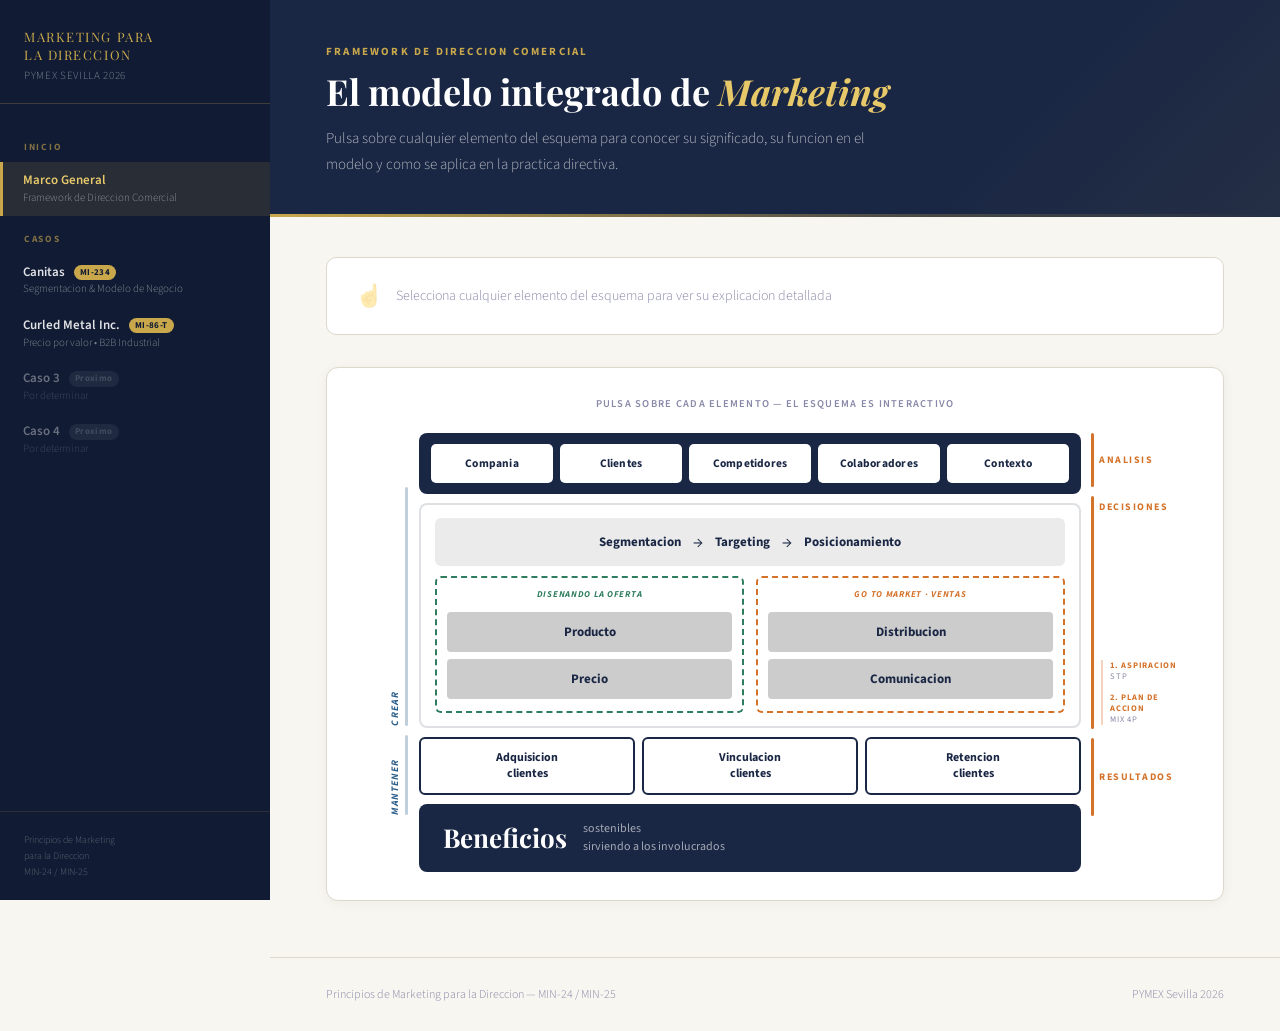
<file: index.html>
<!DOCTYPE html>
<html lang="es">
<head>
<meta charset="UTF-8">
<meta name="viewport" content="width=device-width, initial-scale=1.0">
<title>Marketing para la Direccion | PYMEX Sevilla 2026</title>
<link rel="stylesheet" href="shared.css">
<style>
/* ===== INDEX-SPECIFIC ===== */
.content-area { flex:1; padding:40px 56px 56px; }

/* Panel explicativo */
#fw-panel {
  background:white; border:1px solid var(--border); border-radius:10px;
  margin-bottom:32px; overflow:hidden;
  transition:box-shadow .2s;
  min-height:72px;
}
#fw-panel.open { box-shadow:0 4px 28px rgba(26,39,68,.12); }
#fw-placeholder {
  display:flex; align-items:center; gap:14px;
  padding:22px 28px; color:var(--text-light);
  font-family:var(--font-body); font-size:14px; font-weight:300;
}
#fw-panel.open #fw-placeholder { display:none; }
#fw-content { display:none; padding:26px 32px; }
#fw-panel.open #fw-content { display:block; }
.panel-tag {
  font-family:var(--font-body); font-size:10px; font-weight:700;
  letter-spacing:.18em; text-transform:uppercase; margin-bottom:8px;
  display:block;
}
.panel-title {
  font-family:var(--font-display); font-size:20px; font-weight:600;
  color:var(--navy); margin-bottom:14px; line-height:1.3;
}
.panel-body {
  font-family:var(--font-body); font-size:14px; color:var(--text-mid);
  line-height:1.8; max-width:800px;
}
.panel-body strong { color:var(--text-dark); font-weight:700; }
.panel-body em { color:var(--navy); font-style:italic; }
.panel-body ul { padding-left:18px; margin-top:8px; }
.panel-body li { margin-bottom:5px; }

/* ===== FRAMEWORK DIAGRAM ===== */
.fw-outer-wrap {
  background:white; border:1px solid var(--border); border-radius:12px;
  padding:28px 32px; box-shadow:0 2px 12px rgba(26,39,68,.05);
}
.fw-hint {
  text-align:center; font-family:var(--font-body); font-size:10.5px;
  font-weight:600; color:var(--text-light); letter-spacing:.12em;
  text-transform:uppercase; margin-bottom:22px;
}

/* clickable base */
.fwc {
  cursor:pointer;
  transition:filter .15s, transform .12s;
}
.fwc:hover { filter:brightness(1.07); transform:translateY(-1px); }
.fwc:active { transform:translateY(0px); }
.fwc.sel { outline:3px solid var(--gold); outline-offset:2px; border-radius:inherit; }

/* ============================================================
   LAYOUT: left-brace | center | right-labels
   ============================================================ */
.fw-layout {
  display:flex;
  gap:0;
  align-items:stretch;
}

/* ---- LEFT BRACE COLUMN (VALOR + Crear/Mantener) ---- */
.fw-left {
  display:flex;
  flex-direction:column;
  align-items:flex-end;
  width:52px;
  flex-shrink:0;
  margin-right:8px;
}

/* spacer matching row-1 height */
.fw-left-spacer-top {
  /* matches analysis row height ~54px */
  height:54px;
  flex-shrink:0;
}
/* VALOR label spanning rows 2+3 */
.fw-left-valor {
  flex:1;
  display:flex;
  align-items:stretch;
  gap:0;
}
.fw-left-valor-text {
  writing-mode:vertical-rl;
  transform:rotate(180deg);
  font-family:var(--font-body);
  font-size:10px; font-weight:700;
  color:var(--blue-accent);
  letter-spacing:.18em; text-transform:uppercase;
  display:flex; align-items:center; padding-right:4px;
}
.fw-left-valor-brace {
  display:flex; flex-direction:column; align-items:flex-end;
  gap:0; width:16px;
}
/* brace lines: top cap, middle vertical, bottom cap */
.fw-brace-line {
  background:var(--blue-accent);
  border-radius:2px;
}
.fw-brace-top    { width:10px; height:3px; align-self:flex-end; }
.fw-brace-mid    { width:3px; flex:1; align-self:flex-end; margin-right:7px; }
.fw-brace-bottom { width:10px; height:3px; align-self:flex-end; }

/* Sub-labels inside left brace: Crear / Mantener */
.fw-left-sublabels {
  display:flex;
  flex-direction:column;
  justify-content:space-between;
  padding:0 4px 0 0;
  /* vertically: Crear over Mix rows, Mantener over clients row */
}
.fw-sublabel {
  font-family:var(--font-body);
  font-size:10px; font-weight:700; font-style:italic;
  color:var(--blue-accent); letter-spacing:.1em; text-transform:uppercase;
  writing-mode:vertical-rl; transform:rotate(180deg);
  display:flex; align-items:center;
}

/* ---- CENTER COLUMN ---- */
.fw-center { flex:1; display:flex; flex-direction:column; gap:9px; }

/* Row 1: 5C analysis */
.fw-row-analysis {
  background:var(--navy); border-radius:8px;
  padding:11px 12px; display:flex; gap:7px;
}
.fw-5c {
  flex:1; background:white; border-radius:5px;
  padding:9px 6px; text-align:center;
  font-family:var(--font-body); font-size:11.5px; font-weight:700;
  color:var(--navy); letter-spacing:.02em;
  border:2px solid transparent; border-radius:5px;
}
.fw-5c.sel { border-color:var(--gold); }

/* Row 2: decisions box */
.fw-row-decisions {
  border:2px solid rgba(26,39,68,.14); border-radius:8px;
  padding:13px 14px; background:white;
  display:flex; flex-direction:column; gap:10px;
}

/* STP row */
.fw-stp {
  background:#ebebeb; border-radius:6px;
  padding:11px 16px; display:flex; align-items:center;
  justify-content:center; gap:12px;
  border:2px solid transparent;
}
.fw-stp-item { font-family:var(--font-body); font-size:13px; font-weight:700; color:var(--navy); }
.fw-stp-arr  { color:var(--navy); font-size:16px; }

/* Mix row */
.fw-mix-row { display:flex; gap:12px; }
.fw-mix-group {
  flex:1; border-radius:6px; padding:10px 10px 12px;
  display:flex; flex-direction:column; gap:7px;
}
.fw-mix-group.green  { border:2px dashed #2e7d5e; }
.fw-mix-group.orange { border:2px dashed var(--orange-accent); }
.fw-mix-group-lbl {
  font-family:var(--font-body); font-size:9px; font-weight:700;
  font-style:italic; text-align:center; letter-spacing:.08em; text-transform:uppercase;
  padding-bottom:4px;
}
.fw-mix-group.green  .fw-mix-group-lbl { color:#2e7d5e; }
.fw-mix-group.orange .fw-mix-group-lbl { color:var(--orange-accent); }
.fw-mix-item {
  background:#cccccc; border-radius:4px;
  padding:9px 10px; text-align:center;
  font-family:var(--font-body); font-size:13px; font-weight:700;
  color:var(--navy); border:2px solid transparent;
}
.fw-mix-item.sel { border-color:var(--gold); }

/* Row 3: clients */
.fw-row-clients { display:flex; gap:7px; }
.fw-client {
  flex:1; border:2px solid var(--navy); border-radius:6px;
  padding:11px 8px; text-align:center;
  font-family:var(--font-body); font-size:12px; font-weight:700;
  color:var(--navy); line-height:1.3;
}
.fw-client.sel { border-color:var(--gold); background:rgba(201,168,76,.05); }

/* Row 4: benefits */
.fw-row-benefits {
  background:var(--navy); border-radius:8px;
  padding:14px 22px; display:flex; align-items:center; gap:16px;
  border:2px solid transparent;
}
.fw-benefits-big {
  font-family:var(--font-display); font-size:26px; font-weight:700; color:white;
}
.fw-benefits-sub {
  font-family:var(--font-body); font-size:12px; color:rgba(255,255,255,.6); line-height:1.5;
}

/* ---- RIGHT LABELS COLUMN ---- */
.fw-right {
  display:flex;
  flex-direction:column;
  align-items:flex-start;
  width:100px;
  flex-shrink:0;
  margin-left:10px;
  gap:0;
}

/* Level-1 right labels: ANALISIS / DECISIONES / RESULTADOS */
/* Each right-label-block contains: text + brace bar */
.fw-right-block {
  display:flex;
  align-items:stretch;
  gap:4px;
}
.fw-right-block-bar {
  width:3px; border-radius:2px; flex-shrink:0;
}
.fw-right-block-content {
  display:flex;
  flex-direction:column;
  justify-content:center;
  padding-left:5px;
}
.fw-right-lbl1 {
  font-family:var(--font-body); font-size:10px; font-weight:700;
  letter-spacing:.15em; text-transform:uppercase; line-height:1.2;
}
.fw-right-lbl2 {
  font-family:var(--font-body); font-size:8.5px; font-weight:600;
  letter-spacing:.1em; text-transform:uppercase; line-height:1.3;
  margin-top:3px; color:var(--text-light);
}

/* spacers to match center row heights */
.fw-right-spacer { flex-shrink:0; }

/* Level-2 sub-labels inside DECISIONES: Aspiracion / Plan de accion */
.fw-right-sub {
  display:flex; flex-direction:column; gap:3px;
  padding-left:8px; border-left:2px solid rgba(212,114,42,.35);
  margin-left:2px;
}
.fw-right-sub-lbl {
  font-family:var(--font-body); font-size:8.5px; font-weight:700;
  color:var(--orange-accent); letter-spacing:.1em; text-transform:uppercase; line-height:1.3;
}
</style>
</head>
<body>

<!-- SIDEBAR -->
<aside class="sidebar">
  <div class="sidebar-header">
    <div class="sidebar-logo">Marketing para<br>la Direccion</div>
    <div class="sidebar-subtitle">PYMEX Sevilla 2026</div>
  </div>
  <nav class="sidebar-nav">
    <div class="nav-section-label">Inicio</div>
    <a href="index.html" class="nav-item">
      <span class="nav-item-title">Marco General</span>
      <span class="nav-item-sub">Framework de Direccion Comercial</span>
    </a>
    <div class="nav-section-label">Casos</div>
    <a href="caso-canitas.html" class="nav-item">
      <span class="nav-item-title">Canitas <span class="nav-badge">MI-234</span></span>
      <span class="nav-item-sub">Segmentacion &amp; Modelo de Negocio</span>
    </a>
    <a href="caso-cmi.html" class="nav-item">
      <span class="nav-item-title">Curled Metal Inc. <span class="nav-badge">MI-86-T</span></span>
      <span class="nav-item-sub">Precio por valor &bull; B2B Industrial</span>
    </a>
    <a href="#" class="nav-item disabled">
      <span class="nav-item-title">Caso 3 <span class="nav-badge coming">Proximo</span></span>
      <span class="nav-item-sub">Por determinar</span>
    </a>
    <a href="#" class="nav-item disabled">
      <span class="nav-item-title">Caso 4 <span class="nav-badge coming">Proximo</span></span>
      <span class="nav-item-sub">Por determinar</span>
    </a>
  </nav>
  <div class="sidebar-footer">
    <div class="sidebar-footer-text">Principios de Marketing<br>para la Direccion<br>MIN-24 / MIN-25</div>
  </div>
</aside>

<!-- MAIN -->
<main class="main">
  <div class="page-header">
    <div class="page-eyebrow">Framework de Direccion Comercial</div>
    <h1 class="page-title">El modelo integrado de <em>Marketing</em></h1>
    <p class="page-desc">Pulsa sobre cualquier elemento del esquema para conocer su significado, su funcion en el modelo y como se aplica en la practica directiva.</p>
  </div>

  <div class="content-area">

    <!-- PANEL EXPLICATIVO -->
    <div id="fw-panel">
      <div id="fw-placeholder">
        <span style="font-size:22px;opacity:.35;">&#9757;</span>
        <span>Selecciona cualquier elemento del esquema para ver su explicacion detallada</span>
      </div>
      <div id="fw-content">
        <span class="panel-tag" id="p-tag"></span>
        <div class="panel-title" id="p-title"></div>
        <div class="panel-body"  id="p-body"></div>
      </div>
    </div>

    <!-- FRAMEWORK DIAGRAM -->
    <div class="fw-outer-wrap">
      <div class="fw-hint">Pulsa sobre cada elemento &mdash; el esquema es interactivo</div>

      <div class="fw-layout">

        <!-- ===== LEFT BRACE: VALOR / Crear / Mantener ===== -->
        <div class="fw-left">
          <!-- spacer top: altura de row-analysis (~54px) -->
          <div class="fw-left-spacer-top"></div>

          <!-- VALOR spanning decisions + clients rows -->
          <!-- We split into two named sub-areas for Crear / Mantener -->
          <div style="flex:1; display:flex; flex-direction:column; gap:0;">

            <!-- CREAR section: spans decisions box -->
            <div style="display:flex; align-items:stretch; flex:3;">
              <div style="writing-mode:vertical-rl; transform:rotate(180deg); font-family:var(--font-body); font-size:10px; font-weight:700; font-style:italic; color:var(--blue-accent); letter-spacing:.14em; text-transform:uppercase; display:flex; align-items:center; padding-right:2px; white-space:nowrap;">Crear</div>
              <div style="width:3px; background:rgba(44,95,138,.3); border-radius:2px; margin:0 3px;"></div>
            </div>

            <!-- gap between crear and mantener (~9px = gap of fw-center) -->
            <div style="height:9px; flex-shrink:0;"></div>

            <!-- MANTENER section: spans clients row -->
            <div style="display:flex; align-items:stretch; flex:1;">
              <div style="writing-mode:vertical-rl; transform:rotate(180deg); font-family:var(--font-body); font-size:10px; font-weight:700; font-style:italic; color:var(--blue-accent); letter-spacing:.14em; text-transform:uppercase; display:flex; align-items:center; padding-right:2px; white-space:nowrap;">Mantener</div>
              <div style="width:3px; background:rgba(44,95,138,.3); border-radius:2px; margin:0 3px;"></div>
            </div>

            <!-- gap before benefits row -->
            <div style="height:9px; flex-shrink:0;"></div>

            <!-- empty for benefits row -->
            <div style="flex:0.6;"></div>
          </div>

          <!-- VALOR outer bar + label -->
          <div style="position:absolute; left:0; display:none;"><!-- handled inline --></div>
        </div>

        <!-- VALOR outer bar — absolutely positioned across crear+mantener -->
        <!-- We do it inline in the left column as a separate flex child -->

        <!-- ===== CENTER ===== -->
        <div class="fw-center">

          <!-- ROW 1: 5C Analysis -->
          <div class="fw-row-analysis">
            <div class="fw-5c fwc" data-k="compania">Compania</div>
            <div class="fw-5c fwc" data-k="clientes">Clientes</div>
            <div class="fw-5c fwc" data-k="competidores">Competidores</div>
            <div class="fw-5c fwc" data-k="colaboradores">Colaboradores</div>
            <div class="fw-5c fwc" data-k="contexto">Contexto</div>
          </div>

          <!-- ROW 2: Decisions -->
          <div class="fw-row-decisions">
            <!-- STP -->
            <div class="fw-stp fwc" data-k="stp">
              <span class="fw-stp-item">Segmentacion</span>
              <span class="fw-stp-arr">&rarr;</span>
              <span class="fw-stp-item">Targeting</span>
              <span class="fw-stp-arr">&rarr;</span>
              <span class="fw-stp-item">Posicionamiento</span>
            </div>
            <!-- Mix -->
            <div class="fw-mix-row">
              <div class="fw-mix-group green">
                <div class="fw-mix-group-lbl">Disenando la oferta</div>
                <div class="fw-mix-item fwc" data-k="producto">Producto</div>
                <div class="fw-mix-item fwc" data-k="precio">Precio</div>
              </div>
              <div class="fw-mix-group orange">
                <div class="fw-mix-group-lbl">Go to market &middot; Ventas</div>
                <div class="fw-mix-item fwc" data-k="distribucion">Distribucion</div>
                <div class="fw-mix-item fwc" data-k="comunicacion">Comunicacion</div>
              </div>
            </div>
          </div>

          <!-- ROW 3: Clients -->
          <div class="fw-row-clients">
            <div class="fw-client fwc" data-k="adquisicion">Adquisicion<br>clientes</div>
            <div class="fw-client fwc" data-k="vinculacion">Vinculacion<br>clientes</div>
            <div class="fw-client fwc" data-k="retencion">Retencion<br>clientes</div>
          </div>

          <!-- ROW 4: Benefits -->
          <div class="fw-row-benefits fwc" data-k="beneficios">
            <div class="fw-benefits-big">Beneficios</div>
            <div class="fw-benefits-sub">sostenibles<br>sirviendo a los involucrados</div>
          </div>

        </div><!-- /fw-center -->

        <!-- ===== RIGHT LABELS ===== -->
        <div class="fw-right">

          <!-- ANÁLISIS — aligned with row-analysis -->
          <div style="display:flex; align-items:center; gap:5px; height:54px; flex-shrink:0;">
            <div style="width:3px; background:var(--orange-accent); border-radius:2px; align-self:stretch;"></div>
            <div>
              <div style="font-family:var(--font-body); font-size:10px; font-weight:700; color:var(--orange-accent); letter-spacing:.15em; text-transform:uppercase;">Analisis</div>
            </div>
          </div>

          <!-- gap matching fw-center gap(9px) -->
          <div style="height:9px; flex-shrink:0;"></div>

          <!-- DECISIONES — aligned with row-decisions, contains sub-labels -->
          <div style="display:flex; align-items:stretch; gap:5px; flex:3; min-height:0;">
            <div style="width:3px; background:var(--orange-accent); border-radius:2px; flex-shrink:0;"></div>
            <div style="display:flex; flex-direction:column; justify-content:space-between; padding:4px 0;">
              <div style="font-family:var(--font-body); font-size:10px; font-weight:700; color:var(--orange-accent); letter-spacing:.15em; text-transform:uppercase;">Decisiones</div>
              <!-- sub-labels level 2 -->
              <div style="display:flex; flex-direction:column; gap:6px; border-left:2px solid rgba(212,114,42,.3); padding-left:7px; margin-left:2px; margin-top:6px;">
                <div style="font-family:var(--font-body); font-size:8.5px; font-weight:700; color:var(--orange-accent); letter-spacing:.09em; text-transform:uppercase; line-height:1.3;">1. Aspiracion<br><span style="font-weight:400; color:var(--text-light);">STP</span></div>
                <div style="font-family:var(--font-body); font-size:8.5px; font-weight:700; color:var(--orange-accent); letter-spacing:.09em; text-transform:uppercase; line-height:1.3; margin-top:4px;">2. Plan de accion<br><span style="font-weight:400; color:var(--text-light);">Mix 4P</span></div>
              </div>
            </div>
          </div>

          <!-- gap -->
          <div style="height:9px; flex-shrink:0;"></div>

          <!-- RESULTADOS — aligned with row-clients -->
          <div style="display:flex; align-items:center; gap:5px; flex:1; min-height:0;">
            <div style="width:3px; background:var(--orange-accent); border-radius:2px; align-self:stretch;"></div>
            <div style="font-family:var(--font-body); font-size:10px; font-weight:700; color:var(--orange-accent); letter-spacing:.15em; text-transform:uppercase;">Resultados</div>
          </div>

          <!-- gap + benefits row — no label -->
          <div style="height:9px; flex-shrink:0;"></div>
          <div style="flex:0.6;"></div>

        </div><!-- /fw-right -->

      </div><!-- /fw-layout -->

      <!-- VALOR outer bar — rendered as absolute overlay -->
      <!-- We render it as a separate flex row below the diagram with position trick -->

    </div><!-- /fw-outer-wrap -->

    <!-- VALOR label positioned to the left of the diagram -->
    <!-- Handled via the fw-left column above -->

  </div><!-- /content-area -->

  <div class="page-footer">
    <div class="footer-text">Principios de Marketing para la Direccion &mdash; MIN-24 / MIN-25</div>
    <div class="footer-text">PYMEX Sevilla 2026</div>
  </div>
</main>

<script src="shared.js"></script>
<script>
/* ============================================================
   Panel content data
   ============================================================ */
var DATA = {

compania:{
  tag:'Analisis · Las 5C — Compania',color:'#2c5f8a',
  title:'La empresa: conocerse antes de actuar',
  body:`El analisis de la propia compania es el punto de partida obligatorio de cualquier estrategia de marketing. Antes de definir a quien nos dirigimos o como queremos posicionarnos, la empresa debe responder con honestidad a una pregunta fundamental: <strong>¿que somos y de que somos capaces?</strong>
<br><br>Este autoanalisis tiene dos dimensiones inseparables:
<ul>
<li><strong>Fortalezas:</strong> aquello en lo que la empresa es genuinamente buena y que puede constituir una ventaja competitiva real. Puede ser una tecnologia propia, un equipo excepcional, una marca con historia, una relacion privilegiada con los clientes o un modelo de negocio que nadie ha sabido replicar.</li>
<li><strong>Debilidades:</strong> las limitaciones que condicionan las opciones estrategicas disponibles. Una empresa que no conoce sus debilidades no puede gestionarlas; una que las niega acaba siendo victima de ellas.</li>
</ul>
<br>La coherencia entre <em>lo que la empresa es</em> y <em>lo que promete al mercado</em> es la condicion de credibilidad de cualquier estrategia. El marketing que no esta anclado en las capacidades reales de la organizacion genera expectativas que la empresa no puede cumplir — y eso destruye marca y confianza mas rapido que cualquier error de comunicacion. La estrategia de marketing tiene que estar coordinada con la estrategia general de la empresa: las decisiones financieras, de recursos humanos y de operaciones deben estar alineadas con las de marketing para que la orientacion al cliente sea real y no solo declarativa.`
},

clientes:{
  tag:'Analisis · Las 5C — Clientes',color:'#2c5f8a',
  title:'Los clientes: el epicentro de toda estrategia',
  body:`Sin clientes no hay negocio, y sin negocio no hay empresa. Esta afirmacion, que parece obvia, tiene consecuencias profundas para la gestion: <strong>la orientacion hacia el cliente no es una opcion estrategica entre otras, es el fundamento sobre el que se construye cualquier decision de marketing</strong>, independientemente del tamanio de la empresa o del sector en el que opere.
<br><br>Conocer a los clientes implica ir mucho mas alla de los datos demograficos basicos. Implica comprender:
<ul>
<li><strong>Necesidades expresas:</strong> lo que el cliente dice que necesita y busca activamente.</li>
<li><strong>Necesidades latentes:</strong> lo que el cliente necesita pero no sabe articular, o que todavia no ha identificado como necesidad. Las innovaciones mas relevantes suelen nacer aqui.</li>
<li><strong>Aspiraciones:</strong> los estados deseados que el cliente quiere alcanzar con el acto de compra, mas alla de la funcion objetiva del producto.</li>
<li><strong>Expectativas:</strong> el nivel de prestacion que el cliente anticipa recibir. La satisfaccion no es una medida absoluta sino relativa a estas expectativas: un servicio objetivamente bueno puede decepcionar si las expectativas eran mas altas.</li>
</ul>
<br>Para los directivos, <em>ponerse en los zapatos del cliente</em> no es una metafora sino una disciplina de gestion. Las empresas mas orientadas al cliente no preguntan solo "¿que vendemos?" sino "¿que problema resuelve nuestra propuesta en la vida del cliente?" La respuesta a esa pregunta es el punto de partida del diseno de cualquier producto, precio, canal o mensaje.`
},

competidores:{
  tag:'Analisis · Las 5C — Competidores',color:'#2c5f8a',
  title:'Los competidores: el entorno que condiciona cada decision',
  body:`Ninguna empresa compite en el vacio. Los competidores — actuales y potenciales — son agentes fundamentales del entorno que inciden directamente en el comportamiento de los clientes y en las decisiones estrategicas disponibles para la empresa.
<br><br>El analisis competitivo tiene tres niveles:
<ul>
<li><strong>Competidores directos:</strong> empresas que ofrecen productos o servicios similares al mismo segmento de clientes. Son los mas visibles y los que generan la presion competitiva mas inmediata.</li>
<li><strong>Competidores indirectos:</strong> empresas que satisfacen la misma necesidad con una propuesta diferente. A menudo son mas peligrosos precisamente porque no se perciben como amenaza hasta que ya han cambiado las reglas del sector.</li>
<li><strong>Competidores potenciales:</strong> actores que podrian entrar en el mercado si las condiciones lo hacen atractivo. La rentabilidad visible de un sector es siempre una invitacion a nuevos entrantes.</li>
</ul>
<br>La pregunta directiva clave no es "¿quienes son nuestros competidores?" sino <em>¿por que un cliente elegiria nuestra propuesta frente a la de cualquier alternativa disponible?</em> La respuesta honesta a esa pregunta define la ventaja competitiva real. Una ventaja que no se puede articular con claridad probablemente no existe. En la economia actual, altamente digitalizada y globalizada, las disrupciones competitivas llegan con frecuencia de sectores adyacentes que nadie habia identificado como amenaza.`
},

colaboradores:{
  tag:'Analisis · Las 5C — Colaboradores',color:'#2c5f8a',
  title:'Los colaboradores: el ecosistema que hace posible la propuesta',
  body:`La empresa no crea ni entrega valor en solitario. Un ecosistema de colaboradores — proveedores, distribuidores, socios tecnologicos, prescriptores, aliados institucionales — forma parte del sistema que hace posible que la propuesta de valor llegue al cliente en las condiciones prometidas.
<br><br>El analisis de colaboradores examina:
<ul>
<li><strong>Dependencias criticas:</strong> relaciones sin las cuales el modelo de negocio no funciona. Una dependencia no gestionada es una vulnerabilidad estrategica.</li>
<li><strong>Poder de negociacion:</strong> la capacidad de cada parte para influir en los terminos de la relacion. Cuando un proveedor o distribuidor tiene mas poder que la empresa, condiciona tanto la rentabilidad como las decisiones de marketing.</li>
<li><strong>Oportunidades de alianza:</strong> colaboraciones que podrian ampliar la propuesta de valor, reducir costes o acelerar la llegada a nuevos mercados.</li>
</ul>
<br>En el sector servicios, el equipo interno es el colaborador mas critico de todos: <strong>los empleados en contacto con el cliente son, literalmente, el producto</strong>. Por eso en el Marketing Mix de servicios existe una quinta P — Personas — que reconoce que la calidad de la experiencia del cliente depende en ultimo termino de las personas que la protagonizan. La coherencia entre la cultura interna de la empresa y la propuesta de valor que se hace al mercado es una condicion necesaria, aunque frecuentemente descuidada, de la estrategia de marketing.`
},

contexto:{
  tag:'Analisis · Las 5C — Contexto',color:'#2c5f8a',
  title:'El contexto: el escenario que lo enmarca todo',
  body:`Las empresas no operan en un espacio aislado: se desenvuelven en un escenario general — social, economico, tecnologico, legal y geopolitico — que condiciona el comportamiento de los mercados, las expectativas de los clientes y las oportunidades disponibles para la empresa.
<br><br>El contexto opera en dos velocidades:
<ul>
<li><strong>Variables de tendencia:</strong> cambios graduales y anticipables — digitalizacion, envejecimiento demografico, sensibilidad medioambiental, nuevos valores sociales — que permiten a las empresas que los siguen de cerca anticiparse y adaptar su propuesta antes de que el mercado lo exija. Gobernar con "luces largas" significa precisamente esto: elevar la mirada por encima de los limites del mercado actual para ver hacia donde se mueve la sociedad.</li>
<li><strong>Variables inesperadas:</strong> disrupciones abruptas — crisis financieras, pandemias, conflictos geopoliticos, irrupciones tecnologicas — que alteran de forma radical y rapida las reglas del juego. La economia digital ha generado en la ultima decada algunas de las disrupciones mas profundas: plataformas como Uber, Airbnb o Amazon han redefinido sectores enteros en pocos anos.</li>
</ul>
<br>La conclusion practica para el directivo es que <em>el marketing no opera en escenarios estaticos</em>. La capacidad de adaptacion — de "surfear la ola en vez de luchar contra ella" — es tan importante como la calidad del producto o la eficacia de la comunicacion. Un DAFO bien construido con informacion objetiva del contexto es el punto de partida mas solido para cualquier planificacion de marketing.`
},

stp:{
  tag:'Decisiones · Aspiracion — STP',color:'#d4722a',
  title:'Segmentacion, Targeting y Posicionamiento: la columna vertebral de la estrategia',
  body:`El STP es el nucleo de las decisiones estrategicas de marketing y el puente entre el analisis del entorno y las decisiones operativas del Marketing Mix. Define, en esencia, <strong>a quien nos dirigimos y como queremos ser percibidos por ese publico</strong>. Sin una respuesta clara a estas dos preguntas, el Marketing Mix carece de direccion.
<br><br><strong>Segmentacion:</strong> el mercado nunca es homogeneo. Los clientes tienen necesidades, comportamientos y capacidades economicas diferentes. Segmentar consiste en identificar grupos de clientes suficientemente homogeneos en su interior y diferenciados entre si, para poder disenar propuestas de valor especificas y eficaces. Las variables de segmentacion pueden ser geograficas (zona, habitat), sociodemograficas (edad, renta, educacion) o psicograficas (estilo de vida, valores, actitudes). La tecnologia digital ha llevado este concepto a su limite: la hipersegmentacion permite, en teoria, disenar una propuesta personalizada para cada cliente individual.
<br><br><strong>Targeting:</strong> una vez identificados los segmentos posibles, la empresa debe elegir a cuales se dirige. Esta eleccion no es neutra: define la propuesta de valor, el precio, el canal y el mensaje. Como sintetizo Michael Porter, "la buena estrategia consiste en elegir a los clientes que quieras servir y hacerlo de forma unica". Elegir bien el target es elegir tambien a quien <em>no</em> te diriges — y esa renuncia tiene tanto valor estrategico como la eleccion.
<br><br><strong>Posicionamiento:</strong> es la imagen que la empresa quiere ocupar en la mente de su publico objetivo. No es lo que la empresa dice ser, sino como el cliente la percibe. La distancia entre el posicionamiento pretendido y el percibido es uno de los problemas de marketing mas frecuentes y mas costosos de corregir. Una buena ecuacion de posicionamiento responde a: para quien, que propuesta, por que es diferente y por que es creible.`
},

producto:{
  tag:'Decisiones · Plan de Accion — Producto',color:'#d4722a',
  title:'El producto: la propuesta de valor hecha tangible',
  body:`La primera P del Marketing Mix es el punto de partida de la accion comercial. Una correcta politica de producto no se centra en las caracteristicas tecnicas de lo que se vende, sino en <strong>el valor que aporta al cliente</strong>: que problema resuelve, que necesidad satisface, que aspiracion ayuda a cumplir.
<br><br>La gama de productos — el conjunto de lo que la empresa ofrece al mercado — se organiza con dos criterios: el ancho (numero de productos o servicios distintos) y la profundidad (numero de variantes de cada uno). Las empresas tienden a ampliar la gama para reducir la dependencia de un solo producto, pero la extension de gama tiene riesgos: la dispersion, el alejamiento de aquello en lo que la empresa es genuinamente experta y el habito de no discontinuar lo que ya no aporta valor.
<br><br>Todo producto sigue un <strong>ciclo de vida</strong> con cinco fases: introduccion (adoptantes innovadores), crecimiento (primeros seguidores), madurez (aceptacion mayoritaria), saturacion (competencia maxima) y declive (mercado residual). En cada fase, el perfil del cliente que adopta el producto es diferente, y las decisiones de precio, comunicacion y distribucion deben adaptarse en consecuencia. La innovacion es la palanca para revitalizar el ciclo y evitar el declive: como decia Peter Drucker, "la empresa comercial tiene dos, y solo dos, funciones basicas: el marketing y la innovacion". El riesgo de no innovar no es la inmovilidad, es el retroceso.`
},

precio:{
  tag:'Decisiones · Plan de Accion — Precio',color:'#d4722a',
  title:'El precio: captura de valor y senal de posicionamiento',
  body:`El precio es la unica variable del Marketing Mix que genera ingresos — todas las demas generan costes. Pero su funcion va mucho mas alla de la aritmetica financiera: <strong>el precio es una senal de posicionamiento</strong>. Comunica al cliente el valor que la empresa otorga a su propia propuesta y, por tanto, el valor que el cliente deberia esperar recibir.
<br><br>El principio rector es claro: <em>el precio que los consumidores estan dispuestos a pagar se determina en funcion del valor que la propuesta aporta a cada uno, comparado con las alternativas disponibles</em>. No existe un precio "correcto" en abstracto: existe un precio adecuado para un segmento concreto, en un momento concreto, frente a una competencia concreta.
<br><br>Las dos grandes estrategias genericas de precio son:
<ul>
<li><strong>Premium:</strong> precio por encima de la media del mercado, sustentado en una diferenciacion real y percibida. La marca es el activo que justifica ese sobreprecio. Sin diferenciacion creible, el precio premium solo genera abandono.</li>
<li><strong>Low cost:</strong> precio por debajo de la media, con un modelo de negocio disenado para ser eficiente a escala. El margen unitario es bajo pero el volumen compensa. Es la estrategia de muchas plataformas digitales cuyo objetivo inicial es la escalabilidad.</li>
</ul>
<br>Un concepto critico es la <strong>elasticidad al precio</strong>: la sensibilidad de las ventas ante una variacion del precio. En mercados muy elasticos, una subida moderada puede provocar una caida significativa de la demanda. En mercados poco elasticos — donde el valor percibido es alto o el coste de cambiar de proveedor es elevado — la empresa tiene mayor margen de maniobra para subir precios sin perder clientes.`
},

distribucion:{
  tag:'Decisiones · Plan de Accion — Distribucion',color:'#d4722a',
  title:'La distribucion: como la propuesta llega al cliente',
  body:`La distribucion es la variable del Marketing Mix que resuelve la pregunta operativa mas basica: <strong>¿como hacemos llegar nuestra propuesta al cliente, donde y cuando la necesita?</strong> Hasta mediados del siglo XX era una variable relativamente secundaria. Desde entonces se ha convertido en una de las decisiones mas estrategicas del modelo de negocio, y la irrupcion de Internet la ha transformado radicalmente.
<br><br>Existen tres estrategias generales de distribucion:
<ul>
<li><strong>Intensiva:</strong> maxima cobertura de puntos de venta. Objetivo: que el producto este disponible en el mayor numero posible de lugares. Tipica de productos de gran consumo donde la accesibilidad es una ventaja competitiva en si misma.</li>
<li><strong>Selectiva:</strong> distribucion a traves de un numero limitado de puntos de venta cuidadosamente elegidos. Compatible con un posicionamiento de calidad o especializacion.</li>
<li><strong>Exclusiva:</strong> distribucion muy controlada, frecuentemente mediante acuerdos exclusivos. Refuerza el posicionamiento premium y la percepcion de escasez o exclusividad.</li>
</ul>
<br>Internet ha generado la <strong>desintermediacion</strong>: los fabricantes y prestadores de servicios pueden llegar directamente al consumidor final sin pasar por intermediarios. El e-commerce ha dado a las pymes acceso a mercados antes reservados a las grandes empresas. La omnicanalidad — garantizar al cliente la misma propuesta de valor independientemente del canal por el que acceda — es el reto de distribucion mas relevante del momento presente.`
},

comunicacion:{
  tag:'Decisiones · Plan de Accion — Comunicacion',color:'#d4722a',
  title:'La comunicacion: dar a conocer y construir posicionamiento',
  body:`La comunicacion es la variable del Marketing Mix mas visible y, por ello, la que con mas frecuencia se confunde con el marketing en su totalidad. <strong>La comunicacion no es el marketing: es uno de sus instrumentos</strong>, y solo es eficaz cuando existe una propuesta de valor solida, un posicionamiento claro y un publico objetivo bien definido.
<br><br>Dos conceptos son fundamentales para entender la comunicacion de marketing:
<ul>
<li><strong>Notoriedad:</strong> el grado en que el publico objetivo conoce la existencia de la empresa, el producto o la marca, con independencia de la imagen que tenga. Se puede tener notoriedad muy alta con una imagen negativa. La notoriedad es condicion necesaria pero no suficiente.</li>
<li><strong>Posicionamiento:</strong> la imagen que el publico objetivo tiene de la empresa o marca. Es el resultado de todos los mensajes y experiencias acumuladas en la mente del cliente. Una cosa es lo que la empresa quiere transmitir; otra, como es realmente percibida. La brecha entre ambas es uno de los problemas de comunicacion mas frecuentes.</li>
</ul>
<br>Las herramientas de comunicacion incluyen la publicidad (impacto a medio plazo), la promocion (resultados a corto plazo), las relaciones publicas, la imagen corporativa y el diseno. La comunicacion digital — SEO, SEM, redes sociales — ha ampliado el espectro y ha convertido a los propios consumidores en amplificadores del mensaje. El boca-oreja digital, en particular, tiene un alcance y una credibilidad que ninguna campana de publicidad convencional puede replicar. <em>La coherencia entre lo que se comunica y lo que el cliente experimenta es la condicion de credibilidad de cualquier estrategia de comunicacion.</em>`
},

adquisicion:{
  tag:'Resultados — Adquisicion de Clientes',color:'#1a2744',
  title:'Adquisicion: atraer y convertir al cliente potencial',
  body:`La adquisicion es el primer paso del ciclo de vida del cliente: conseguir que alguien que no es cliente todavia realice su primera compra o contratacion. Es el momento en que la promesa de la comunicacion se convierte en una transaccion real — y en que el cliente comienza a formarse una opinion sobre si esa promesa se cumple.
<br><br>Los mecanismos de adquisicion pueden ser:
<ul>
<li><strong>Push (salida activa):</strong> la empresa va al cliente — publicidad, fuerza de ventas, promociones. Mas costoso pero mas controlable en terminos de alcance y timing.</li>
<li><strong>Pull (atraccion):</strong> el cliente viene a la empresa — posicionamiento en buscadores, reputacion, boca-oreja, prescripcion. Mas eficiente a largo plazo pero mas lento de construir.</li>
</ul>
<br>La metrica clave es el <strong>Coste de Adquisicion de Cliente (CAC)</strong>: cuanto cuesta, en promedio, conseguir un nuevo cliente. Este coste solo tiene sentido en relacion con el <strong>Valor de Vida del Cliente (LTV)</strong>: el valor total que ese cliente generara durante toda su relacion con la empresa. Si el CAC es mayor que el LTV, el negocio no es sostenible. Si el LTV multiplica significativamente al CAC, la empresa tiene un modelo de negocio con potencial de escala. La adquisicion es cara; por eso, retener a los clientes captados es siempre economicamente mas eficiente que captar nuevos.`
},

vinculacion:{
  tag:'Resultados — Vinculacion de Clientes',color:'#1a2744',
  title:'Vinculacion: construir la relacion y ampliar el valor',
  body:`Captar un cliente es solo el comienzo. La vinculacion busca construir una relacion duradera basada en la confianza, la satisfaccion y el valor mutuo creciente. <strong>Un cliente vinculado no solo repite: prescribe, recomienda y defiende la marca</strong>. Es el activo mas valioso que una empresa puede tener, y el mas dificil de construir.
<br><br>Las palancas de vinculacion son:
<ul>
<li><strong>Calidad de la experiencia:</strong> cada punto de contacto entre el cliente y la empresa es una oportunidad para confirmar o erosionar la promesa de valor. En el sector servicios, donde el "producto" es la experiencia, cada interaccion — con el equipo, con el espacio fisico, con los sistemas digitales — construye o destruye vinculacion.</li>
<li><strong>Personalizacion:</strong> la capacidad de adaptar la propuesta a las necesidades especificas de cada cliente genera un valor adicional que es muy dificil de replicar por la competencia.</li>
<li><strong>Venta cruzada y upselling:</strong> ampliar la relacion con el cliente mas alla de la compra inicial, ofreciendo productos o servicios complementarios que aumentan el valor recibido y el valor generado para la empresa.</li>
<li><strong>Programa de referidos:</strong> convertir la satisfaccion del cliente en un mecanismo de captacion de nuevos clientes. El boca-oreja es el canal de adquisicion mas eficiente y mas creible.</li>
</ul>
<br>En los modelos de negocio de suscripcion, la vinculacion es el motor del crecimiento: los ingresos son recurrentes mientras el cliente permanece, y cada anio de relacion incrementa el LTV sin incurrir en nuevos costes de adquisicion.`
},

retencion:{
  tag:'Resultados — Retencion de Clientes',color:'#1a2744',
  title:'Retencion: proteger el activo mas valioso',
  body:`Retener a un cliente existente es entre cinco y diez veces mas economico que adquirir uno nuevo. Este dato, ampliamente documentado, tiene una implicacion directa para la gestion: <strong>la retencion de clientes no es una actividad defensiva sino una inversion con un retorno extraordinario</strong>.
<br><br>La retencion gestiona activamente el riesgo de abandono. Sus mecanismos son:
<ul>
<li><strong>Identificacion temprana del riesgo:</strong> detectar seniales de insatisfaccion o desenganche antes de que se conviertan en baja. La frecuencia de uso, el nivel de respuesta a comunicaciones y la evolucion del ticket son indicadores de alerta temprana.</li>
<li><strong>Resolucion de problemas:</strong> la forma en que una empresa gestiona un problema o una queja tiene un impacto desproporcionado en la fidelidad. Un cliente cuyo problema se resuelve bien puede ser mas leal que uno que nunca ha tenido problemas.</li>
<li><strong>Barreras de salida:</strong> contratos de permanencia, costes de cambio, integracion en el ecosistema de la empresa. Son utiles pero tienen un limite: si la unica razon por la que un cliente permanece es que le resulta caro irse, en cuanto esa barrera desaparezca se marchara. La retencion basada en valor es siempre mas solida que la basada en bloqueo.</li>
</ul>
<br><em>La empresa debe preguntarse constantemente: ¿por que se van los clientes que se van?</em> La respuesta es siempre la lectura del mercado mas honesta disponible — mas honesta que cualquier encuesta de satisfaccion y mas util que cualquier analisis de competencia.`
},

beneficios:{
  tag:'Resultados — Beneficios Sostenibles',color:'#1a2744',
  title:'Beneficios sostenibles: el fin ultimo del modelo',
  body:`Los beneficios sostenibles son el resultado de un modelo de marketing bien construido y coherentemente ejecutado. No son el objetivo en si mismos — son la consecuencia de haber creado valor real para los clientes, haberlo capturado de forma eficiente y haber mantenido relaciones duraderas con quienes confian en la propuesta de la empresa.
<br><br>La palabra <strong>sostenibles</strong> tiene aqui un significado preciso: beneficios que no dependen de decisiones oportunistas de corto plazo (bajadas de precio agresivas, reduccion de costes a expensas de la calidad, captacion masiva sin capacidad de servir) sino de una propuesta de valor que el mercado reconoce, valora y prefiere de forma estable en el tiempo.
<br><br>Y la expresion <strong>sirviendo a los involucrados</strong> reconoce que los beneficios empresariales no se generan en el vacio: son el resultado de servir bien a multiples partes:
<ul>
<li><strong>Clientes:</strong> que reciben valor superior al precio que pagan.</li>
<li><strong>Empleados:</strong> que trabajan en un proyecto con futuro y con sentido.</li>
<li><strong>Accionistas o propietarios:</strong> que obtienen un retorno justo de su inversion y su riesgo.</li>
<li><strong>Sociedad:</strong> que se beneficia de empresas que crean riqueza, empleo e innovacion de forma responsable.</li>
</ul>
<br>Esta vision integrada del beneficio — que va mas alla de la maximizacion del resultado financiero a corto plazo — es la que distingue a las empresas con vocacion de permanencia de las que optimizan para el siguiente trimestre. El marketing orientado al cliente no es solo una estrategia comercial: es una forma de entender que el negocio y el valor para la sociedad no son objetivos contradictorios sino, cuando se gestiona bien, profundamente complementarios.`
}

};

/* ============================================================
   Interaction logic
   ============================================================ */
(function(){
  var active = null;

  document.querySelectorAll('.fwc').forEach(function(el){
    el.addEventListener('click', function(){
      var key  = el.getAttribute('data-k');
      var data = DATA[key];
      if(!data) return;

      if(active && active !== el) active.classList.remove('sel');
      el.classList.add('sel');
      active = el;

      document.getElementById('p-tag').textContent = data.tag;
      document.getElementById('p-tag').style.color  = data.color;
      document.getElementById('p-title').innerHTML  = data.title;
      document.getElementById('p-body').innerHTML   = data.body;

      var panel = document.getElementById('fw-panel');
      panel.classList.add('open');
      panel.scrollIntoView({ behavior:'smooth', block:'nearest' });
    });
  });
}());
</script>
</body>
</html>
</file>
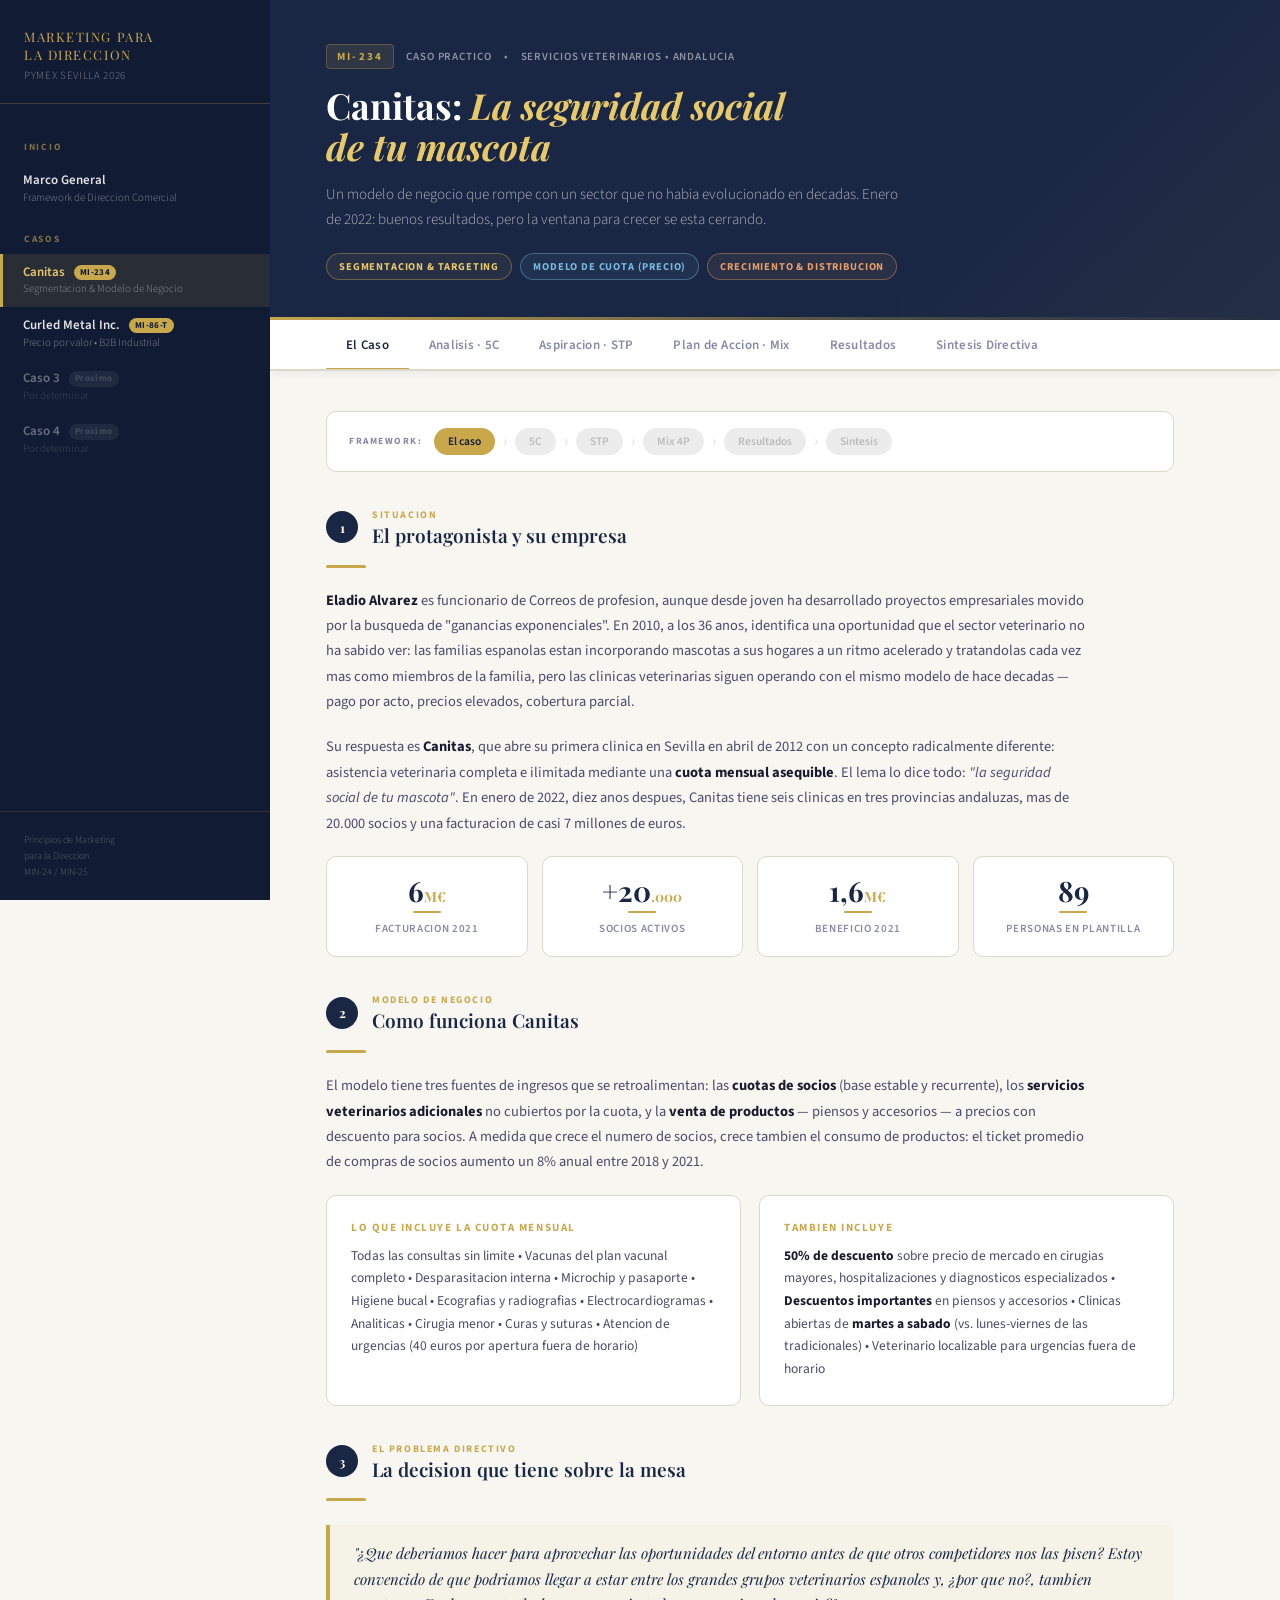
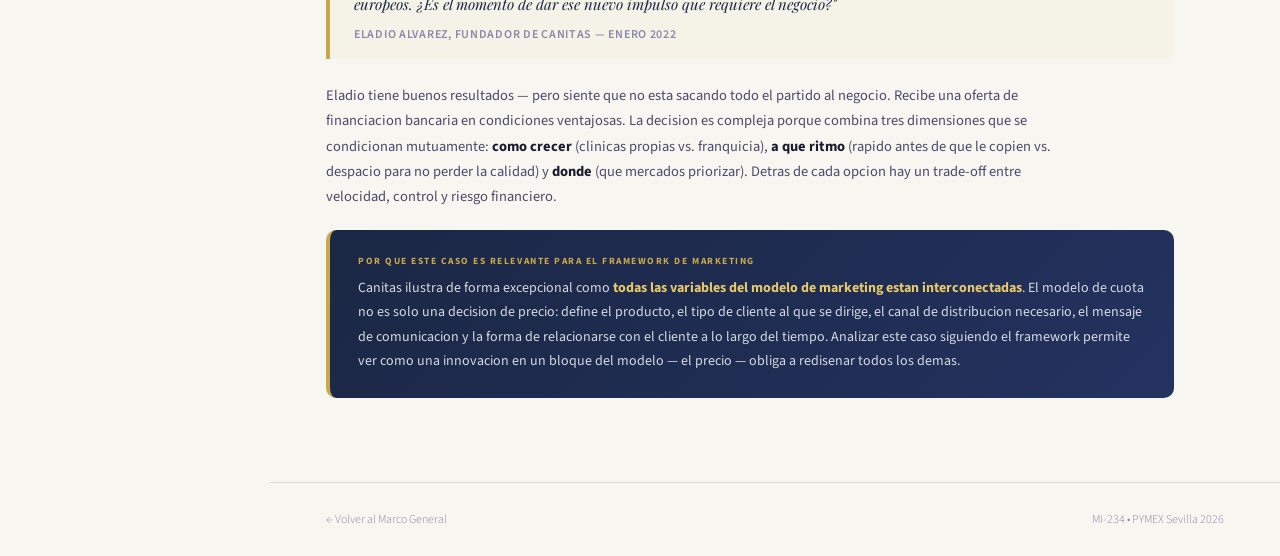
<file: caso-canitas.html>
<!DOCTYPE html>
<html lang="es">
<head>
<meta charset="UTF-8">
<meta name="viewport" content="width=device-width, initial-scale=1.0">
<title>Canitas: La seguridad social de tu mascota | MI-234</title>
<link rel="stylesheet" href="shared.css">
<style>
.content { padding:40px 56px 64px; max-width:960px; }

/* Mini framework tracker */
.fw-tracker {
  background:white; border:1px solid var(--border); border-radius:10px;
  padding:16px 22px; margin-bottom:32px;
  display:flex; align-items:center; gap:8px; flex-wrap:wrap;
}
.fw-tracker-label {
  font-family:var(--font-body); font-size:9.5px; font-weight:700;
  color:var(--text-light); letter-spacing:.16em; text-transform:uppercase;
  margin-right:4px; flex-shrink:0;
}
.fw-t-block {
  font-family:var(--font-body); font-size:11.5px; font-weight:600;
  padding:5px 14px; border-radius:20px; white-space:nowrap;
  transition: all .2s;
}
.fw-t-block.off  { background:#ececec; color:#bbb; }
.fw-t-block.on   { background:var(--navy); color:white; }
.fw-t-block.gold { background:var(--gold); color:var(--navy-dark); }
.fw-t-sep { color:#ddd; font-size:16px; line-height:1; }

/* Section headers within tabs */
.block-header {
  display:flex; align-items:center; gap:14px; margin-bottom:18px; margin-top:36px;
}
.block-header:first-of-type { margin-top:0; }
.block-number {
  font-family:var(--font-display); font-size:13px; font-weight:700;
  color:white; background:var(--navy); border-radius:50%;
  width:32px; height:32px; display:flex; align-items:center; justify-content:center;
  flex-shrink:0;
}
.block-label {
  font-family:var(--font-body); font-size:10px; font-weight:700;
  letter-spacing:.16em; text-transform:uppercase; color:var(--gold);
  display:block; margin-bottom:2px;
}
.block-title {
  font-family:var(--font-display); font-size:19px; font-weight:600;
  color:var(--navy); line-height:1.2;
}
.divider-gold { width:40px; height:3px; background:var(--gold); border-radius:2px; margin-bottom:20px; margin-top:4px; }

/* Key insight box */
.insight-box {
  background:linear-gradient(135deg, var(--navy) 0%, var(--navy-light) 100%);
  border-radius:10px; padding:24px 28px; margin:20px 0;
  border-left:4px solid var(--gold); position:relative;
}
.insight-box-label {
  font-family:var(--font-body); font-size:9.5px; font-weight:700;
  color:var(--gold); letter-spacing:.16em; text-transform:uppercase;
  margin-bottom:8px; display:block;
}
.insight-box-body {
  font-family:var(--font-body); font-size:14px; color:rgba(255,255,255,.82);
  line-height:1.75;
}
.insight-box-body strong { color:var(--gold-light); }

/* Concept pill */
.concept-pill {
  display:inline-block; background:var(--gold-pale); color:var(--orange-accent);
  font-family:var(--font-body); font-size:10.5px; font-weight:700;
  letter-spacing:.08em; text-transform:uppercase; padding:4px 10px;
  border-radius:20px; border:1px solid rgba(212,114,42,.25); margin:2px;
}

/* Options grid */
.options-grid { display:grid; grid-template-columns:1fr 1fr; gap:16px; margin:20px 0; }
.option-card {
  background:white; border:1px solid var(--border); border-radius:10px;
  padding:22px; position:relative; overflow:hidden;
}
.option-card::before {
  content:''; position:absolute; top:0; left:0; right:0; height:4px;
}
.option-card.blue::before { background:var(--blue-accent); }
.option-card.orange::before { background:var(--orange-accent); }
.option-card.green::before { background:var(--green-dot); }
.option-card.purple::before { background:#7b5ea7; }
.option-card-title {
  font-family:var(--font-display); font-size:15px; font-weight:600;
  color:var(--navy); margin-bottom:10px; margin-top:6px;
}
.option-pros-cons { font-family:var(--font-body); font-size:13px; color:var(--text-mid); line-height:1.65; }
.option-pros-cons strong { color:var(--text-dark); }

/* Synthesis connections */
.synthesis-row {
  display:flex; align-items:flex-start; gap:14px;
  padding:16px 0; border-bottom:1px solid var(--border);
}
.synthesis-row:last-child { border-bottom:none; }
.synthesis-fw-tag {
  font-family:var(--font-body); font-size:10px; font-weight:700;
  color:white; background:var(--navy); padding:4px 10px; border-radius:4px;
  letter-spacing:.08em; text-transform:uppercase; white-space:nowrap;
  flex-shrink:0; margin-top:2px;
}
.synthesis-text { font-family:var(--font-body); font-size:13.5px; color:var(--text-mid); line-height:1.68; }
.synthesis-text strong { color:var(--text-dark); }

/* Clave blocks */
.clave-block {
  background:white;
  border:1px solid var(--border);
  border-radius:10px;
  overflow:hidden;
  margin-bottom:16px;
}
.clave-header {
  display:flex;
  align-items:center;
  gap:16px;
  padding:18px 24px;
  background:rgba(26,39,68,.03);
  border-bottom:1px solid var(--border);
}
.clave-num {
  font-family:var(--font-display);
  font-size:22px;
  font-weight:700;
  color:var(--gold);
  line-height:1;
  min-width:36px;
  flex-shrink:0;
}
.clave-titulo {
  font-family:var(--font-display);
  font-size:17px;
  font-weight:600;
  color:var(--navy);
  line-height:1.3;
}
.clave-body {
  padding:20px 24px;
  font-family:var(--font-body);
  font-size:14px;
  color:var(--text-mid);
  line-height:1.78;
}
.clave-body p + p { margin-top:12px; }
.clave-body strong { color:var(--text-dark); font-weight:700; }

@media(max-width:900px){
  .content { padding:28px 22px; }
  .options-grid { grid-template-columns:1fr; }
  .fw-tracker { gap:5px; }
  .clave-header { padding:14px 18px; gap:12px; }
  .clave-body   { padding:16px 18px; }
}
</style>
</head>
<body>

<!-- SIDEBAR -->
<aside class="sidebar">
  <div class="sidebar-header">
    <div class="sidebar-logo">Marketing para<br>la Direccion</div>
    <div class="sidebar-subtitle">PYMEX Sevilla 2026</div>
  </div>
  <nav class="sidebar-nav">
    <div class="nav-section-label">Inicio</div>
    <a href="index.html" class="nav-item">
      <span class="nav-item-title">Marco General</span>
      <span class="nav-item-sub">Framework de Direccion Comercial</span>
    </a>
    <div class="nav-section-label">Casos</div>
    <a href="caso-canitas.html" class="nav-item">
      <span class="nav-item-title">Canitas <span class="nav-badge">MI-234</span></span>
      <span class="nav-item-sub">Segmentacion &amp; Modelo de Negocio</span>
    </a>
    <a href="caso-cmi.html" class="nav-item">
      <span class="nav-item-title">Curled Metal Inc. <span class="nav-badge">MI-86-T</span></span>
      <span class="nav-item-sub">Precio por valor &bull; B2B Industrial</span>
    </a>
    <a href="#" class="nav-item disabled">
      <span class="nav-item-title">Caso 3 <span class="nav-badge coming">Proximo</span></span>
      <span class="nav-item-sub">Por determinar</span>
    </a>
    <a href="#" class="nav-item disabled">
      <span class="nav-item-title">Caso 4 <span class="nav-badge coming">Proximo</span></span>
      <span class="nav-item-sub">Por determinar</span>
    </a>
  </nav>
  <div class="sidebar-footer">
    <div class="sidebar-footer-text">Principios de Marketing<br>para la Direccion<br>MIN-24 / MIN-25</div>
  </div>
</aside>

<!-- MAIN -->
<main class="main">

  <div class="page-header">
    <div class="header-meta">
      <span class="header-code">MI-234</span>
      <span class="header-tag">Caso practico</span>
      <span class="header-tag">&bull;</span>
      <span class="header-tag">Servicios veterinarios &bull; Andalucia</span>
    </div>
    <h1 class="page-title">Canitas: <em>La seguridad social<br>de tu mascota</em></h1>
    <p class="page-desc">Un modelo de negocio que rompe con un sector que no habia evolucionado en decadas. Enero de 2022: buenos resultados, pero la ventana para crecer se esta cerrando.</p>
    <div class="focus-badges">
      <span class="focus-badge gold">Segmentacion &amp; Targeting</span>
      <span class="focus-badge blue">Modelo de cuota (precio)</span>
      <span class="focus-badge orange">Crecimiento &amp; distribucion</span>
    </div>
  </div>

  <!-- TABS -->
  <div class="tabs-bar">
    <button class="tab-btn active"  onclick="showTab('caso',this)">El Caso</button>
    <button class="tab-btn" onclick="showTab('analisis',this)">Analisis · 5C</button>
    <button class="tab-btn" onclick="showTab('aspiracion',this)">Aspiracion · STP</button>
    <button class="tab-btn" onclick="showTab('accion',this)">Plan de Accion · Mix</button>
    <button class="tab-btn" onclick="showTab('resultados',this)">Resultados</button>
    <button class="tab-btn" onclick="showTab('sintesis',this)">Sintesis Directiva</button>
  </div>

  <div class="content">

    <!-- ====================================================
         TAB 1: EL CASO
         ==================================================== -->
    <div class="tab-panel active" id="tab-caso">

      <div class="fw-tracker">
        <span class="fw-tracker-label">Framework:</span>
        <span class="fw-t-block gold">El caso</span>
        <span class="fw-t-sep">&#8250;</span>
        <span class="fw-t-block off">5C</span>
        <span class="fw-t-sep">&#8250;</span>
        <span class="fw-t-block off">STP</span>
        <span class="fw-t-sep">&#8250;</span>
        <span class="fw-t-block off">Mix 4P</span>
        <span class="fw-t-sep">&#8250;</span>
        <span class="fw-t-block off">Resultados</span>
        <span class="fw-t-sep">&#8250;</span>
        <span class="fw-t-block off">Sintesis</span>
      </div>

      <div class="block-header">
        <div class="block-number">1</div>
        <div>
          <span class="block-label">Situacion</span>
          <div class="block-title">El protagonista y su empresa</div>
        </div>
      </div>
      <div class="divider-gold"></div>

      <p class="body-text"><strong>Eladio Alvarez</strong> es funcionario de Correos de profesion, aunque desde joven ha desarrollado proyectos empresariales movido por la busqueda de "ganancias exponenciales". En 2010, a los 36 anos, identifica una oportunidad que el sector veterinario no ha sabido ver: las familias espanolas estan incorporando mascotas a sus hogares a un ritmo acelerado y tratandolas cada vez mas como miembros de la familia, pero las clinicas veterinarias siguen operando con el mismo modelo de hace decadas — pago por acto, precios elevados, cobertura parcial.</p>

      <p class="body-text">Su respuesta es <strong>Canitas</strong>, que abre su primera clinica en Sevilla en abril de 2012 con un concepto radicalmente diferente: asistencia veterinaria completa e ilimitada mediante una <strong>cuota mensual asequible</strong>. El lema lo dice todo: <em>"la seguridad social de tu mascota"</em>. En enero de 2022, diez anos despues, Canitas tiene seis clinicas en tres provincias andaluzas, mas de 20.000 socios y una facturacion de casi 7 millones de euros.</p>

      <div class="data-row">
        <div class="data-card">
          <div class="data-value">6<span class="data-unit">M&euro;</span></div>
          <div style="height:2px;background:var(--gold);width:28px;margin:6px auto 8px;border-radius:1px;"></div>
          <div class="data-label">Facturacion 2021</div>
        </div>
        <div class="data-card">
          <div class="data-value">+20<span class="data-unit">.000</span></div>
          <div style="height:2px;background:var(--gold);width:28px;margin:6px auto 8px;border-radius:1px;"></div>
          <div class="data-label">Socios activos</div>
        </div>
        <div class="data-card">
          <div class="data-value">1,6<span class="data-unit">M&euro;</span></div>
          <div style="height:2px;background:var(--gold);width:28px;margin:6px auto 8px;border-radius:1px;"></div>
          <div class="data-label">Beneficio 2021</div>
        </div>
        <div class="data-card">
          <div class="data-value">89</div>
          <div style="height:2px;background:var(--gold);width:28px;margin:6px auto 8px;border-radius:1px;"></div>
          <div class="data-label">Personas en plantilla</div>
        </div>
      </div>

      <div class="block-header">
        <div class="block-number">2</div>
        <div>
          <span class="block-label">Modelo de negocio</span>
          <div class="block-title">Como funciona Canitas</div>
        </div>
      </div>
      <div class="divider-gold"></div>

      <p class="body-text">El modelo tiene tres fuentes de ingresos que se retroalimentan: las <strong>cuotas de socios</strong> (base estable y recurrente), los <strong>servicios veterinarios adicionales</strong> no cubiertos por la cuota, y la <strong>venta de productos</strong> — piensos y accesorios — a precios con descuento para socios. A medida que crece el numero de socios, crece tambien el consumo de productos: el ticket promedio de compras de socios aumento un 8% anual entre 2018 y 2021.</p>

      <div class="cards-2">
        <div class="info-card">
          <div class="info-card-title">Lo que incluye la cuota mensual</div>
          <div class="info-card-body">Todas las consultas sin limite &bull; Vacunas del plan vacunal completo &bull; Desparasitacion interna &bull; Microchip y pasaporte &bull; Higiene bucal &bull; Ecografias y radiografias &bull; Electrocardiogramas &bull; Analiticas &bull; Cirugia menor &bull; Curas y suturas &bull; Atencion de urgencias (40 euros por apertura fuera de horario)</div>
        </div>
        <div class="info-card">
          <div class="info-card-title">Tambien incluye</div>
          <div class="info-card-body"><strong>50% de descuento</strong> sobre precio de mercado en cirugias mayores, hospitalizaciones y diagnosticos especializados &bull; <strong>Descuentos importantes</strong> en piensos y accesorios &bull; Clinicas abiertas de <strong>martes a sabado</strong> (vs. lunes-viernes de las tradicionales) &bull; Veterinario localizable para urgencias fuera de horario</div>
        </div>
      </div>

      <div class="block-header">
        <div class="block-number">3</div>
        <div>
          <span class="block-label">El problema directivo</span>
          <div class="block-title">La decision que tiene sobre la mesa</div>
        </div>
      </div>
      <div class="divider-gold"></div>

      <div class="quote-block">
        <div class="quote-text">"¿Que deberiamos hacer para aprovechar las oportunidades del entorno antes de que otros competidores nos las pisen? Estoy convencido de que podriamos llegar a estar entre los grandes grupos veterinarios espanoles y, ¿por que no?, tambien europeos. ¿Es el momento de dar ese nuevo impulso que requiere el negocio?"</div>
        <div class="quote-source">Eladio Alvarez, fundador de Canitas &mdash; enero 2022</div>
      </div>

      <p class="body-text">Eladio tiene buenos resultados — pero siente que no esta sacando todo el partido al negocio. Recibe una oferta de financiacion bancaria en condiciones ventajosas. La decision es compleja porque combina tres dimensiones que se condicionan mutuamente: <strong>como crecer</strong> (clinicas propias vs. franquicia), <strong>a que ritmo</strong> (rapido antes de que le copien vs. despacio para no perder la calidad) y <strong>donde</strong> (que mercados priorizar). Detras de cada opcion hay un trade-off entre velocidad, control y riesgo financiero.</p>

      <div class="insight-box">
        <span class="insight-box-label">Por que este caso es relevante para el framework de marketing</span>
        <div class="insight-box-body">Canitas ilustra de forma excepcional como <strong>todas las variables del modelo de marketing estan interconectadas</strong>. El modelo de cuota no es solo una decision de precio: define el producto, el tipo de cliente al que se dirige, el canal de distribucion necesario, el mensaje de comunicacion y la forma de relacionarse con el cliente a lo largo del tiempo. Analizar este caso siguiendo el framework permite ver como una innovacion en un bloque del modelo — el precio — obliga a redisenar todos los demas.</div>
      </div>

    </div><!-- /tab-caso -->


    <!-- ====================================================
         TAB 2: ANÁLISIS 5C
         ==================================================== -->
    <div class="tab-panel" id="tab-analisis">

      <div class="fw-tracker">
        <span class="fw-tracker-label">Framework:</span>
        <span class="fw-t-block off">El caso</span>
        <span class="fw-t-sep">&#8250;</span>
        <span class="fw-t-block gold">5C: Analisis</span>
        <span class="fw-t-sep">&#8250;</span>
        <span class="fw-t-block off">STP</span>
        <span class="fw-t-sep">&#8250;</span>
        <span class="fw-t-block off">Mix 4P</span>
        <span class="fw-t-sep">&#8250;</span>
        <span class="fw-t-block off">Resultados</span>
        <span class="fw-t-sep">&#8250;</span>
        <span class="fw-t-block off">Sintesis</span>
      </div>

      <p class="lead-text">El analisis de las 5C es el diagnostico del entorno en el que Canitas opera y debe tomar sus decisiones. Antes de definir a quien se dirige o como quiere crecer, Eladio necesita una imagen clara y objetiva de su empresa, sus clientes, sus competidores, sus aliados y el contexto macro que condiciona todas las decisiones.</p>

      <!-- COMPANIA -->
      <div class="block-header">
        <div class="block-number">C1</div>
        <div>
          <span class="block-label">Primera C</span>
          <div class="block-title">Compania: fortalezas y debilidades de Canitas</div>
        </div>
      </div>
      <div class="divider-gold"></div>

      <p class="body-text">La primera pregunta del analisis interno es siempre: ¿de que somos capaces y en que somos vulnerables? En el caso de Canitas, el autodiagnostico revela un perfil muy asimetrico: fortalezas notables en el modelo de negocio y en los resultados, debilidades criticas en presencia geografica y en la capacidad de comunicar la propuesta.</p>

      <div class="cards-2">
        <div class="info-card" style="border-top:3px solid var(--blue-accent);">
          <div class="info-card-title" style="color:var(--blue-accent);">Fortalezas</div>
          <div class="info-card-body">
            <strong>Modelo diferencial sin equivalente real:</strong> ninguna clinica espanola ofrece un "todo incluido" verdadero a este precio.<br><br>
            <strong>Alta rentabilidad:</strong> EBITDA estimado en torno al 24%, muy por encima de la media del sector (10%). Beneficio de 1,6M sobre 6,9M de facturacion en 2021.<br><br>
            <strong>Crecimiento sostenido y predecible:</strong> +16% anual en socios durante tres anos consecutivos. Vida media del socio superior a cuatro anos, lo que da visibilidad a los ingresos futuros.<br><br>
            <strong>Equipo como ventaja competitiva:</strong> la facturacion media por veterinario crece al +14% anual. El perfil hibrido sanitario-comercial es dificil de replicar rapidamente.<br><br>
            <strong>Marca reconocida en sus mercados:</strong> 83% de conocimiento en Sevilla, 73% en Malaga, frente al 5-25% de cualquier competidor.
          </div>
        </div>
        <div class="info-card" style="border-top:3px solid var(--orange-accent);">
          <div class="info-card-title" style="color:var(--orange-accent);">Debilidades</div>
          <div class="info-card-body">
            <strong>Presencia geografica muy limitada:</strong> seis clinicas en tres provincias andaluzas. Fuera de ese territorio, Canitas es desconocida.<br><br>
            <strong>Modelo intensivo en capital:</strong> cada apertura requiere mas de 300.000 euros y locales de mas de 500 m2. El crecimiento organico es lento y costoso.<br><br>
            <strong>Dificultad para comunicar la propuesta:</strong> muchos clientes potenciales confunden el modelo con las igualas tradicionales (50 euros/ano, cobertura minima) o simplemente no se creen que "todo" este incluido en 18 euros al mes.<br><br>
            <strong>Dependencia de la gestion directa:</strong> Eladio es el alma del negocio. Escalar sin perder la cultura y los estandares de calidad es un reto organizativo mayusculo.<br><br>
            <strong>Presencia digital debil:</strong> solo el 17% de los clientes de Canitas llegaron a traves de busqueda en Google; las redes sociales apenas aportan.
          </div>
        </div>
      </div>

      <!-- CLIENTES -->
      <div class="block-header">
        <div class="block-number">C2</div>
        <div>
          <span class="block-label">Segunda C</span>
          <div class="block-title">Clientes: quien es el cliente de Canitas y como decide</div>
        </div>
      </div>
      <div class="divider-gold"></div>

      <p class="body-text">Comprender al cliente de Canitas va mas alla de describir su perfil demografico. Es necesario entender como descubre la clinica, que valora al elegirla, por que algunos no contratan a pesar de conocerla, y como evoluciona su relacion con la empresa a lo largo del tiempo.</p>

      <div class="cards-2">
        <div class="info-card">
          <div class="info-card-title">Perfil del cliente</div>
          <div class="info-card-body">
            <strong>Genero:</strong> 64% mujeres, 36% hombres. Las mujeres tienen entre 30 y 45 anos con hijos; los hombres una edad media mayor.<br><br>
            <strong>Clase social:</strong> Eladio considera que Canitas atrae a todas las clases sociales. El precio accesible hace posible esta amplitud, algo inusual en el sector veterinario.<br><br>
            <strong>Actitud:</strong> propietarios que consideran a su mascota un miembro de la familia. En Espana, el indice de "humanizacion" de las mascotas alcanza un 9,83/10. La mascota no es un gasto optativo; es una responsabilidad afectiva que el propietario no negocia.
          </div>
        </div>
        <div class="info-card">
          <div class="info-card-title">Como llega el cliente a Canitas</div>
          <div class="info-card-body">
            <strong>30%</strong> la descubre porque esta cerca de su casa.<br>
            <strong>27%</strong> llega por recomendacion de un amigo, familiar o companero.<br>
            <strong>20%</strong> la ve anunciada en la calle (autobuses, vallas).<br>
            <strong>17%</strong> la encuentra buscando en Google.<br>
            <strong>16%</strong> la descubre en redes sociales.<br>
            <strong>14%</strong> la conoce por anuncios en radio, television o prensa.<br><br>
            <em>Lectura directiva:</em> la cercania y el boca-oreja son los dos canales dominantes. Esto implica que la estrategia de expansion geografica y la calidad de la experiencia del socio son, en la practica, las dos mejores herramientas de captacion.
          </div>
        </div>
      </div>

      <div class="alert-box blue">
        <div class="alert-icon">&#9432;</div>
        <div class="alert-body"><strong>Lo que mas valora el cliente al elegir veterinario:</strong> 1.o amabilidad del personal (8,86/10), 2.o limpieza y orden (8,76), 3.o disponibilidad de medios tecnicos (8,21), 4.o proximidad (7,78). El precio ocupa el <strong>6.o lugar</strong> (6,28/10) y las resenas en Internet el ultimo (3,14). Esta jerarquia de valores es critica para Canitas: los atributos que mas importan al cliente son precisamente los que Canitas tiene bien resueltos.</div>
      </div>

      <div class="cards-2">
        <div class="info-card">
          <div class="info-card-title">Por que contratan (67%)</div>
          <div class="info-card-body">
            <strong>48%</strong> valora las buenas y amplias coberturas.<br>
            <strong>47%</strong> destaca el precio economico y asequible.<br>
            <strong>16%</strong> le parece interesante el modelo.<br>
            <strong>14%</strong> valora la tranquilidad y seguridad que da.<br>
            <strong>11%</strong> valora la calidad del servicio y los profesionales.
          </div>
        </div>
        <div class="info-card">
          <div class="info-card-title">Por que no contratan (13%)</div>
          <div class="info-card-body">
            <strong>31%</strong> dice que es caro o mas caro que su clinica actual.<br>
            <strong>13%</strong> prefiere pagar por uso.<br>
            <strong>13%</strong> esta satisfecho con lo que tiene.<br>
            <strong>11%</strong> prefiere no pagar cuota mensual.<br>
            <strong>7%</strong> dice que la clinica no le da confianza.<br><br>
            <em>Lectura:</em> el problema no es el producto, es la percepcion y la comunicacion.
          </div>
        </div>
      </div>

      <!-- COMPETIDORES -->
      <div class="block-header">
        <div class="block-number">C3</div>
        <div>
          <span class="block-label">Tercera C</span>
          <div class="block-title">Competidores: un sector atomizado con senales de concentracion</div>
        </div>
      </div>
      <div class="divider-gold"></div>

      <p class="body-text">El mercado veterinario espanol esta en un momento de transicion: altamente fragmentado hoy, con senales claras de que se va a concentrar rapidamente. Esta ventana — el tiempo entre "fragil y concentrado" — es exactamente el momento estrategico en que se encuentra Canitas.</p>

      <div class="alert-box gold">
        <div class="alert-icon">&#9733;</div>
        <div class="alert-body"><strong>El mapa del sector:</strong> 6.550 centros veterinarios en Espana. Facturacion media: 330.000 euros. El 46% son clinicas pequenas (menos de 225.000 euros/ano). Solo el 5% del mercado pertenece a alguna cadena — frente al 50% en Reino Unido. Los fondos de inversion europeos ya estan entrando en el mercado espanol adquiriendo clinicas. <strong>La ventana de oportunidad para Canitas es real y tiene fecha de caducidad.</strong></div>
      </div>

      <table class="data-table">
        <thead>
          <tr><th>Modelo</th><th>Cuota mensual</th><th>Cobertura</th><th>Implantacion</th></tr>
        </thead>
        <tbody>
          <tr><td><strong>Clinica tradicional</strong></td><td>No aplica (pago por acto)</td><td>Lo que se paga en cada visita</td><td>Todo Espana, atomizada</td></tr>
          <tr><td><strong>Igualas clasicas</strong></td><td>~4 euros/mes (50 euros/ano)</td><td>Descuentos del 10-15% en algunos servicios</td><td>Algunas ciudades, minoritario</td></tr>
          <tr><td><strong>Cadenas con plan salud</strong> (Kivet, Mivet, UNAVETS...)</td><td>19-25 euros/mes</td><td>Servicios seleccionados incluidos + descuentos en el resto</td><td>Cataluna, Madrid, Madrid &mdash; escasa presencia en Andalucia</td></tr>
          <tr><td class="hl"><strong>Canitas</strong></td><td class="hl"><strong>18,15 euros/mes</strong></td><td class="hl"><strong>Todo incluido, sin limite, sin carencias</strong></td><td class="hl"><strong>Sevilla, Huelva, Malaga</strong></td></tr>
        </tbody>
      </table>

      <div class="insight-box">
        <span class="insight-box-label">Ventaja competitiva de Canitas frente a sus competidores</span>
        <div class="insight-box-body">Canitas tiene en sus mercados un reconocimiento de marca (78-83%) que <strong>triplica o cuadruplica al de cualquier competidor</strong>. Las cadenas nacionales con mayor numero de centros (Kivet: >50, Mivet: 35) tienen reconocimiento inferior al 20% en Sevilla y Malaga. Esta diferencia no es solo un dato de marketing: es una barrera competitiva construida durante diez anos de presencia y calidad de servicio que un competidor nuevo no puede replicar en meses.</div>
      </div>

      <!-- COLABORADORES -->
      <div class="block-header">
        <div class="block-number">C4</div>
        <div>
          <span class="block-label">Cuarta C</span>
          <div class="block-title">Colaboradores: los aliados que hacen posible el modelo</div>
        </div>
      </div>
      <div class="divider-gold"></div>

      <div class="cards-2">
        <div class="info-card">
          <div class="info-card-title">El equipo como colaborador critico</div>
          <div class="info-card-body">Los <strong>89 empleados</strong> de Canitas — veterinarios, auxiliares, peluqueros, equipo de tienda, administracion — son el activo mas critico del modelo. En un negocio de servicios, el equipo <em>es</em> el producto. Los veterinarios de Canitas tienen un perfil hibrido: son clinicos de alta cualificacion Y prescriptores comerciales. Esta combinacion no se forma de un dia para otro; es una cultura organizativa construida durante diez anos.<br><br>La facturacion media por veterinario crece al +14% anual, incluso durante el confinamiento. Esto demuestra que la calidad del equipo no es un activo que se deprecia con el tiempo: se aprecia.</div>
        </div>
        <div class="info-card">
          <div class="info-card-title">Otros colaboradores clave</div>
          <div class="info-card-body"><strong>Entidades bancarias:</strong> la oferta de financiacion en condiciones ventajosas que Eladio acaba de recibir es el detonante de la decision estrategica. Es un colaborador financiero disponible y con disposicion a apoyar el crecimiento.<br><br><strong>Fabricantes de piensos:</strong> las marcas reconocidas avaladas por los veterinarios de Canitas se venden con descuento a los socios. Esta relacion genera ingresos adicionales y refuerza la percepcion de valor de la cuota.<br><br><strong>Protectoras de animales:</strong> el 9% de los clientes de Canitas llegan a traves de protectoras. Son un canal de captacion de bajo coste y alta credibilidad.</div>
        </div>
      </div>

      <!-- CONTEXTO -->
      <div class="block-header">
        <div class="block-number">C5</div>
        <div>
          <span class="block-label">Quinta C</span>
          <div class="block-title">Contexto: un mercado en aceleracion con viento de cola</div>
        </div>
      </div>
      <div class="divider-gold"></div>

      <p class="body-text">El contexto en el que opera Canitas en enero de 2022 es extraordinariamente favorable. Rara vez un emprendedor encuentra tantas variables del entorno alineadas a su favor al mismo tiempo. Pero los contextos favorables son tambien imanes para competidores: cuanto mas atractivo es un mercado, mas rapido llegan nuevos entrantes.</p>

      <div class="cards-2">
        <div class="info-card">
          <div class="info-card-title">El mercado de mascotas en Espana</div>
          <div class="info-card-body">
            <strong>29 millones de mascotas</strong> en Espana en 2021, un 39,7% mas que en 2019.<br><br>
            El <strong>50,2% de las familias</strong> espanolas tiene un animal de compania.<br><br>
            Los espanoles valoran a sus mascotas como miembros de la familia con un <strong>9,83/10</strong>.<br><br>
            El <strong>gasto medio anual por mascota</strong> es de 1.282 euros: 840 en comida, 352 en veterinaria, 90 en accesorios.<br><br>
            La tendencia al alza se espera que continue: la penetracion en Espana aun esta por debajo de mercados maduros como EE.UU. o Australia.
          </div>
        </div>
        <div class="info-card">
          <div class="info-card-title">El sector veterinario en crecimiento</div>
          <div class="info-card-body">
            <strong>7 anos de crecimiento sostenido</strong>, con ritmo de doble digito desde 2019: 13,9% (2019), 14,8% (2020), 14,0% (2021).<br><br>
            Facturacion total del sector: <strong>2.163 millones de euros</strong> en 2021.<br><br>
            <strong>Concentracion inminente:</strong> fondos de inversion europeos entrando activamente. Solo el 5% del mercado esta en manos de cadenas hoy — el 50% en Reino Unido. El proceso de concentracion ya ha ocurrido en todos los mercados maduros.<br><br>
            <strong>Valores post-Covid:</strong> mayor sensibilidad hacia la salud y la sostenibilidad, reforzando la actitud "lo mejor para mi mascota".
          </div>
        </div>
      </div>

      <div class="highlight-navy">
        <div class="highlight-navy-title">Sintesis del analisis 5C: que nos dice sobre la decision a tomar</div>
        <div class="highlight-navy-body">El analisis de las 5C apunta en una direccion muy clara: <strong>las condiciones para crecer son excepcionales y probablemente no se repetiran</strong>. El contexto es favorable, los clientes estan receptivos, los competidores con un modelo equivalente son todavia debiles en Andalucia, y Canitas tiene fortalezas que son genuinamente dificiles de replicar. Pero el tiempo juega en contra: la ventana se esta cerrando. La debilidad critica — la dificultad para comunicar la propuesta — es el freno mas importante a la captacion de nuevos socios, y debe resolverse antes o en paralelo a cualquier estrategia de expansion.</div>
      </div>

    </div><!-- /tab-analisis -->


    <!-- ====================================================
         TAB 3: ASPIRACIÓN — STP
         ==================================================== -->
    <div class="tab-panel" id="tab-aspiracion">

      <div class="fw-tracker">
        <span class="fw-tracker-label">Framework:</span>
        <span class="fw-t-block off">El caso</span>
        <span class="fw-t-sep">&#8250;</span>
        <span class="fw-t-block off">5C</span>
        <span class="fw-t-sep">&#8250;</span>
        <span class="fw-t-block gold">Aspiracion · STP</span>
        <span class="fw-t-sep">&#8250;</span>
        <span class="fw-t-block off">Mix 4P</span>
        <span class="fw-t-sep">&#8250;</span>
        <span class="fw-t-block off">Resultados</span>
        <span class="fw-t-sep">&#8250;</span>
        <span class="fw-t-block off">Sintesis</span>
      </div>

      <p class="lead-text">El STP define la aspiracion estrategica de Canitas: a quien quiere servir, que necesidad concreta satisface y como quiere ser percibida en la mente de ese cliente. Es el nucleo de toda la estrategia de marketing y el criterio que valida o invalida cada decision operativa del Marketing Mix.</p>

      <!-- SEGMENTACION -->
      <div class="block-header">
        <div class="block-number">S</div>
        <div>
          <span class="block-label">Segmentacion</span>
          <div class="block-title">Como divide Canitas el mercado de propietarios de mascotas</div>
        </div>
      </div>
      <div class="divider-gold"></div>

      <p class="body-text">El mercado de propietarios de mascotas no es homogeneo. Hay propietarios que gastan lo minimo imprescindible y solo visitan el veterinario en caso de urgencia; hay otros que tratan a su mascota como a un hijo y no escatiman en su cuidado. Canitas ha hecho una apuesta estrategica deliberada: dirigirse a los segundos, pero con un precio que hace la propuesta accesible a ambos.</p>

      <table class="data-table">
        <thead>
          <tr><th>Variable de segmentacion</th><th>Como la usa Canitas</th><th>Por que importa</th></tr>
        </thead>
        <tbody>
          <tr>
            <td><strong>Geografica</strong></td>
            <td>Areas urbanas con alta densidad de poblacion y mascotas. Calles principales y centros comerciales con aparcamiento</td>
            <td>La cercania al domicilio es el primer criterio de eleccion de clinica veterinaria (30% de los clientes). La ubicacion es parte del modelo de servicio</td>
          </tr>
          <tr>
            <td><strong>Sociodemografica</strong></td>
            <td>Amplia (todas las clases sociales, por diseno del precio). Perfil mayoritario: mujeres 30-45 anos con hijos</td>
            <td>El precio de 18 euros/mes hace posible la accesibilidad universal. La comunicacion debe hablar en femenino y apelar a la dimension familiar</td>
          </tr>
          <tr>
            <td><strong>Psicografica</strong></td>
            <td>Propietarios que humanizan a su mascota: "miembro de la familia", 9,83/10 en Espana</td>
            <td>Este perfil de propietario no negocia con la salud de su mascota. El modelo de cuota le da paz mental y elimina la angustia economica de las visitas inesperadas</td>
          </tr>
          <tr>
            <td><strong>Por comportamiento</strong></td>
            <td>Propietarios que usan el veterinario de forma regular, no solo en urgencias. Gasto anual >187 euros en veterinaria</td>
            <td>El ahorro economico de la cuota frente al pago por acto solo es real si el propietario usa los servicios con cierta frecuencia. El cliente que nunca va al veterinario no es el target optimo</td>
          </tr>
        </tbody>
      </table>

      <!-- TARGETING -->
      <div class="block-header">
        <div class="block-number">T</div>
        <div>
          <span class="block-label">Targeting</span>
          <div class="block-title">A quien elige servir Canitas</div>
        </div>
      </div>
      <div class="divider-gold"></div>

      <p class="body-text">La estrategia de targeting de Canitas es <strong>amplia en clase social pero selectiva en actitud</strong>. No se dirige al propietario que busca el veterinario mas barato del barrio, sino al que quiere lo mejor para su mascota y esta dispuesto a pagar una cuota razonable por tener esa tranquilidad garantizada.</p>

      <div class="alert-box blue">
        <div class="alert-icon">&#9432;</div>
        <div class="alert-body"><strong>El dato que define el target:</strong> el gasto medio anual en servicios veterinarios en Espana es de <strong>352 euros por mascota</strong>. La cuota anual de Canitas (incluyendo la inscripcion) es de aproximadamente 218 euros. Cualquier propietario que gaste mas de 218 euros anuales en veterinaria — y son la mayoria — es un candidato racional para convertirse en socio Canitas. El target no es un nicho estrecho: es la mayoria del mercado.</div>
      </div>

      <p class="body-text">Esta decision de targeting tiene una consecuencia estrategica de primer orden: <strong>Canitas no tiene que convencer al cliente de que gaste mas, sino de que gaste mejor</strong>. El mensaje no es "invierte en la salud de tu mascota" (que implica un gasto adicional) sino "lo que ya estas gastando, gastalo de forma mas inteligente y con mayor tranquilidad". Este es un argumento de marketing extraordinariamente poderoso cuando se consigue comunicar bien.</p>

      <!-- POSICIONAMIENTO -->
      <div class="block-header">
        <div class="block-number">P</div>
        <div>
          <span class="block-label">Posicionamiento</span>
          <div class="block-title">Como quiere ser percibida Canitas en la mente del cliente</div>
        </div>
      </div>
      <div class="divider-gold"></div>

      <div class="insight-box">
        <span class="insight-box-label">La ecuacion de posicionamiento de Canitas</span>
        <div class="insight-box-body">
          <strong>Para</strong> el propietario de mascotas que quiere garantizar el mejor cuidado para su animal sin que el coste sea una barrera,<br><br>
          <strong>Canitas es</strong> la unica clinica veterinaria que ofrece asistencia completa e ilimitada mediante una cuota mensual asequible,<br><br>
          <strong>porque</strong> concibe la salud animal como un derecho, no como un privilegio economico.<br><br>
          <strong>"La seguridad social de tu mascota"</strong> — una frase que en seis palabras comunica los dos atributos diferenciadores: <em>accesibilidad economica</em> (seguridad social, lo que esta al alcance de todos) y <em>cobertura completa</em> (como la seguridad social humana, que cubre todo sin copagos ni sorpresas).
        </div>
      </div>

      <p class="body-text">El posicionamiento de Canitas es extraordinariamente solido en teoria. El problema es la brecha entre el posicionamiento pretendido (lo que Canitas quiere comunicar) y el posicionamiento percibido (lo que muchos clientes potenciales entienden realmente).</p>

      <div class="cards-2">
        <div class="info-card">
          <div class="info-card-title">El posicionamiento que Canitas ha conseguido</div>
          <div class="info-card-body">
            <strong>Sevilla:</strong> 83% de conocimiento de la marca, 54% ha visitado alguna vez.<br>
            <strong>Malaga:</strong> 73% de conocimiento, 42% ha visitado.<br><br>
            Estos datos de notoriedad son excepcionales para una empresa con solo seis clinicas. Canitas ha construido en diez anos una marca reconocida en sus mercados con una inversion de comunicacion relativamente modesta. El boca-oreja ha sido el gran amplificador.
          </div>
        </div>
        <div class="info-card">
          <div class="info-card-title">La brecha de posicionamiento: el problema central</div>
          <div class="info-card-body">
            El 31% de los que no contratan dice que Canitas "es caro". Esto es una paradoja: Canitas es objetivamente mas barato que pagar por acto para cualquier propietario que use el veterinario con regularidad. La explicacion es que <strong>el cliente no ha hecho el calculo comparativo</strong> — no entiende bien que incluye la cuota y no la ha comparado con lo que paga actualmente. Es un problema de comunicacion, no de precio ni de producto.
          </div>
        </div>
      </div>

      <div class="alert-box orange">
        <div class="alert-icon">&#9888;</div>
        <div class="alert-body"><strong>El riesgo estrategico clave del posicionamiento:</strong> el concepto "todo gratis" genera escepticismo en una parte del mercado. Cuando algo parece demasiado bueno para ser verdad, el mecanismo de defensa del consumidor es la desconfianza. Canitas tiene que resolver este problema de credibilidad antes de que cualquier esfuerzo de expansion en nuevos mercados sea eficiente — porque en un mercado donde nadie te conoce, el escepticismo es aun mayor.</div>
      </div>

    </div><!-- /tab-aspiracion -->


    <!-- ====================================================
         TAB 4: PLAN DE ACCION — MARKETING MIX
         ==================================================== -->
    <div class="tab-panel" id="tab-accion">

      <div class="fw-tracker">
        <span class="fw-tracker-label">Framework:</span>
        <span class="fw-t-block off">El caso</span>
        <span class="fw-t-sep">&#8250;</span>
        <span class="fw-t-block off">5C</span>
        <span class="fw-t-sep">&#8250;</span>
        <span class="fw-t-block off">STP</span>
        <span class="fw-t-sep">&#8250;</span>
        <span class="fw-t-block gold">Plan de Accion · Mix 4P</span>
        <span class="fw-t-sep">&#8250;</span>
        <span class="fw-t-block off">Resultados</span>
        <span class="fw-t-sep">&#8250;</span>
        <span class="fw-t-block off">Sintesis</span>
      </div>

      <p class="lead-text">El Marketing Mix de Canitas es un ejemplo de coherencia entre las cuatro variables. Cada P refuerza a las demas y todas estan al servicio del posicionamiento definido en el STP. Analizar cada P por separado permite ver como una innovacion en el precio — el modelo de cuota — obliga a redisenar el producto, el canal y el mensaje.</p>

      <!-- P1 PRODUCTO -->
      <div class="block-header">
        <div class="block-number">P1</div>
        <div>
          <span class="block-label">Primera P — Disenando la oferta</span>
          <div class="block-title">Producto: el servicio integral como propuesta de valor</div>
        </div>
      </div>
      <div class="divider-gold"></div>

      <p class="body-text">El "producto" de Canitas no es una clinica veterinaria — es un <strong>sistema de gestion de la salud animal</strong> que combina asistencia medica integral, peluqueria e higiene, y una tienda de productos. Esta arquitectura de producto de tres capas es deliberada: el contrato de asistencia (la cuota) genera la relacion, los servicios complementarios amplian el valor percibido y los productos de la tienda generan ingresos adicionales mientras refuerzan la vinculacion.</p>

      <div class="alert-box green">
        <div class="alert-icon">&#10003;</div>
        <div class="alert-body"><strong>El ciclo de vida del modelo de cuota en veterinaria:</strong> el modelo de subscription aplicado al sector veterinario esta en Espana en plena fase de introduccion-crecimiento. Canitas es el pionero real — no el "todo incluido" limitado de las cadenas, sino el modelo autentico sin carencias. Los competidores con "planes de salud" parciales son los primeros imitadores, pero no ofrecen lo mismo. La ventaja del pionero es real pero temporal: si Canitas no gana escala rapidamente, perdera la oportunidad de definir las reglas del juego antes de que otros lo hagan.</div>
      </div>

      <p class="body-text">La gama de Canitas esta bien disenada: un producto nucleo (el contrato de asistencia universal) que es la razon de ser de la relacion, y una serie de servicios y productos complementarios que amplian el valor y los ingresos sin diluir el posicionamiento. El riesgo clasico de extension de gama — alejarse de aquello en lo que la empresa es genuinamente experta — no aplica aqui porque todos los complementos son coherentes con la propuesta de salud integral de la mascota.</p>

      <!-- P2 PRECIO -->
      <div class="block-header">
        <div class="block-number">P2</div>
        <div>
          <span class="block-label">Segunda P — Disenando la oferta</span>
          <div class="block-title">Precio: la innovacion que define todo el modelo</div>
        </div>
      </div>
      <div class="divider-gold"></div>

      <p class="body-text">La decision de precio de Canitas es la mas revolucionaria del modelo — y la que mas implicaciones tiene para todas las demas variables. El modelo de cuota mensual rompe con el principio de "pago por acto" que ha regido el sector veterinario durante siglos. Es, en el fondo, una reinvencion del seguro medico aplicado a las mascotas, pero con una diferencia crucial: no hay carencias, no hay copagos, no hay letra pequena.</p>

      <div class="cards-2">
        <div class="info-card">
          <div class="info-card-title">La logica economica del modelo de cuota</div>
          <div class="info-card-body">
            Cuota mensual: <strong>18,15 euros</strong> (216 euros/ano) + inscripcion de 30 euros = ~246 euros en el primer ano.<br><br>
            Gasto medio anual del propietario en servicios veterinarios: <strong>352 euros</strong>.<br><br>
            <strong>Ahorro percibido en el primer ano: ~106 euros (30%)</strong>. Sin contar la cobertura de cirugias mayores, urgencias y hospitalizacion, que en una clinica tradicional pueden superar facilmente los 300-700 euros en un solo episodio.<br><br>
            El argumento economico es solido. El problema es que el cliente no lo ha calculado — y la comunicacion de Canitas no le esta ayudando a hacerlo.
          </div>
        </div>
        <div class="info-card">
          <div class="info-card-title">La subida de cuota de enero 2022</div>
          <div class="info-card-body">
            Eladio acaba de subir la cuota de <strong>15,61 a 18,15 euros/mes (+16%)</strong>. Esta es una decision con dos lecturas:<br><br>
            <strong>Lectura positiva:</strong> el modelo de subscription tiene alta inercia — los socios ya captados tienen una vida media superior a cuatro anos y rara vez se van por subidas moderadas de precio. El precio seguia siendo mas bajo que las cadenas competidoras (19-25 euros/mes) con coberturas menores.<br><br>
            <strong>Lectura de riesgo:</strong> el 31% de los no-socios ya percibia Canitas como "cara". La subida refuerza esa percepcion en el segmento mas sensible al precio, precisamente cuando Canitas quiere captar nuevos mercados.
          </div>
        </div>
      </div>

      <!-- P3 DISTRIBUCION -->
      <div class="block-header">
        <div class="block-number">P3</div>
        <div>
          <span class="block-label">Tercera P — Go to Market</span>
          <div class="block-title">Distribucion: la clinica como canal y como experiencia</div>
        </div>
      </div>
      <div class="divider-gold"></div>

      <p class="body-text">En un negocio de servicios como Canitas, el canal de distribucion <em>es</em> el lugar donde se presta el servicio. La clinica no es solo un punto de venta: es el escenario donde el cliente experimenta la propuesta de valor, forma su opinion sobre si la promesa se cumple y decide si recomienda Canitas a sus conocidos.</p>

      <div class="cards-2">
        <div class="info-card">
          <div class="info-card-title">Las decisiones de distribucion de Canitas</div>
          <div class="info-card-body">
            <strong>Estrategia selectiva:</strong> clinicas propias en ubicaciones premium — calles principales y centros comerciales con aparcamiento y buena comunicacion.<br><br>
            <strong>Formato grande:</strong> mas de 500 m2 con zonas diferenciadas (consultas, laboratorio, diagnostico por imagen, cirugia, hospitalizacion, peluqueria, tienda). Este formato es parte del posicionamiento: transmite "gran clinica" frente a la consulta de 100 m2 del veterinario tradicional.<br><br>
            <strong>Horario diferenciado:</strong> martes a sabado frente al lunes-viernes de la mayoria. Un detalle pequeno que en la practica es un factor diferenciador relevante para familias trabajadoras.
          </div>
        </div>
        <div class="info-card">
          <div class="info-card-title">La disyuntiva estrategica de expansion</div>
          <div class="info-card-body">
            <strong>Clinicas propias:</strong> control total de la experiencia, coherencia de marca, pero inversion de 300.000+ euros por clinica y tiempo de madurez de 2-3 anos para que una clinica nueva alcance su potencial de socios.<br><br>
            <strong>Franquicia:</strong> expansion mas rapida, menor capital propio, pero riesgo de perder la cultura Canitas. Las "franquicias" del sector veterinario espanol son en su mayoria centrales de compra sin control real sobre la experiencia del cliente.<br><br>
            <strong>La tension fundamental:</strong> la calidad de la clinica — fisica y humana — es el corazon del modelo. Cualquier formula de expansion que comprometa esa calidad destruye el activo mas valioso.
          </div>
        </div>
      </div>

      <!-- P4 COMUNICACION -->
      <div class="block-header">
        <div class="block-number">P4</div>
        <div>
          <span class="block-label">Cuarta P — Go to Market</span>
          <div class="block-title">Comunicacion: alta notoriedad, baja comprension</div>
        </div>
      </div>
      <div class="divider-gold"></div>

      <p class="body-text">La comunicacion de Canitas es el bloque del Marketing Mix con mayor potencial de mejora. Ha construido una notoriedad excepcional con recursos relativamente modestos — pero no ha conseguido traducir ese conocimiento en comprension de la propuesta ni en captacion eficiente de nuevos socios.</p>

      <div class="cards-2">
        <div class="info-card">
          <div class="info-card-title">El modelo de comunicacion actual</div>
          <div class="info-card-body">
            <strong>En cada apertura:</strong> 25.000 euros de inversion — flyers (10.000 unidades por ciudad), publicidad exterior en autobuses (2 meses), publicidad en prime time en television y radio regional.<br><br>
            <strong>Anualmente:</strong> 15.000 euros de comunicacion recurrente.<br><br>
            <strong>Digital:</strong> pagina web con informacion y cita previa. Presencia en redes sociales limitada.<br><br>
            Canitas fue la <strong>primera clinica veterinaria de Espana en anunciarse en una cadena de television regional</strong>. Una decision pionera que ha contribuido a construir la imagen de "gran cadena".
          </div>
        </div>
        <div class="info-card">
          <div class="info-card-title">El problema de comunicacion: la paradoja del "todo gratis"</div>
          <div class="info-card-body">
            El mensaje "TODO GRATIS por tan solo 15,61 euros al mes" es poderoso e impactante — pero genera el efecto contrario en una parte del mercado: <strong>desconfianza</strong>. Cuando algo parece demasiado bueno para ser verdad, el mecanismo de defensa del consumidor es el escepticismo.<br><br>
            La investigacion de mercado confirma que la percepcion de precio (caro) no esta acompanada de comprension de la cobertura real. El cliente no ha hecho el calculo. Y Canitas no le esta ayudando a hacerlo de forma clara y persuasiva.
          </div>
        </div>
      </div>

      <!-- P5 PERSONAS -->
      <div class="block-header">
        <div class="block-number">P5</div>
        <div>
          <span class="block-label">Quinta P — Sector servicios</span>
          <div class="block-title">Personas: el activo mas valioso y mas fragil</div>
        </div>
      </div>
      <div class="divider-gold"></div>

      <p class="body-text">En cualquier empresa de servicios, las personas que estan en contacto con el cliente son, literalmente, el producto. En Canitas esto es especialmente cierto: el veterinario no solo trata a la mascota — genera confianza con el propietario, prescribe servicios adicionales, capta nuevos socios por recomendacion interna y es el principal responsable de que el cliente renueve su contrato ano tras ano.</p>

      <div class="insight-box">
        <span class="insight-box-label">Por que las personas son la ventaja competitiva mas dificil de replicar</span>
        <div class="insight-box-body">La facturacion media por veterinario crece al <strong>+14% anual</strong> durante cuatro anos consecutivos. Incluso durante el confinamiento Covid-19, cuando la economia se contraia, la facturacion media por veterinario de Canitas aumento. Esto no es una coincidencia: es el resultado de haber construido un equipo con un perfil hibrido — clinico de alta cualificacion Y prescriptor comercial — que no se puede reclutar en el mercado porque no existe. Se forma dentro de la cultura Canitas. <strong>Cualquier formula de crecimiento que no garantice la transmision de esa cultura a los nuevos centros no es una expansion de Canitas — es una clonacion superficial del logo.</strong></div>
      </div>

    </div><!-- /tab-accion -->


    <!-- ====================================================
         TAB 5: RESULTADOS
         ==================================================== -->
    <div class="tab-panel" id="tab-resultados">

      <div class="fw-tracker">
        <span class="fw-tracker-label">Framework:</span>
        <span class="fw-t-block off">El caso</span>
        <span class="fw-t-sep">&#8250;</span>
        <span class="fw-t-block off">5C</span>
        <span class="fw-t-sep">&#8250;</span>
        <span class="fw-t-block off">STP</span>
        <span class="fw-t-sep">&#8250;</span>
        <span class="fw-t-block off">Mix 4P</span>
        <span class="fw-t-sep">&#8250;</span>
        <span class="fw-t-block gold">Resultados</span>
        <span class="fw-t-sep">&#8250;</span>
        <span class="fw-t-block off">Sintesis</span>
      </div>

      <p class="lead-text">Los resultados del modelo de marketing son la consecuencia de haber gestionado bien los tres momentos del ciclo de vida del cliente: captarlo, vincularlo y retenerlo. En Canitas, estos tres momentos tienen caracteristicas muy especificas que determinan la salud del negocio y su potencial de crecimiento.</p>

      <!-- ADQUISICION -->
      <div class="block-header">
        <div class="block-number">R1</div>
        <div>
          <span class="block-label">Mantener — Adquisicion</span>
          <div class="block-title">Como capta Canitas nuevos socios</div>
        </div>
      </div>
      <div class="divider-gold"></div>

      <p class="body-text">La adquisicion de socios en Canitas tiene un coste relativamente bajo gracias a la combinacion de publicidad local, cercania geografica y boca-oreja. Pero la eficiencia del proceso de captacion tiene un cuello de botella claro: la dificultad para comunicar la propuesta de valor de forma creible y comprensible.</p>

      <div class="cards-2">
        <div class="info-card">
          <div class="info-card-title">El embudo de adquisicion de Canitas</div>
          <div class="info-card-body">
            <strong>Conocimiento:</strong> 73-83% del mercado en sus ciudades conoce Canitas. Excelente.<br><br>
            <strong>Visita:</strong> 42-54% ha visitado alguna vez una clinica. Hay una brecha de 29-31 puntos entre conocimiento y visita que indica que muchos clientes conocen Canitas pero no han dado el paso de entrar.<br><br>
            <strong>Conversion a socio:</strong> de los que visitan, la mayoria acaba contratando — la experiencia de la visita es muy persuasiva. El propio Eladio lo reconoce: "una vez que entra, se da cuenta de que es mas".<br><br>
            <em>Lectura directiva:</em> el objetivo de comunicacion no debe ser aumentar la notoriedad (ya es muy alta) sino <strong>reducir la barrera entre conocer y visitar</strong>.
          </div>
        </div>
        <div class="info-card">
          <div class="info-card-title">El mecanismo de adquisicion mas eficiente: el boca-oreja</div>
          <div class="info-card-body">
            El 27% de los clientes de Canitas llegan por recomendacion de un amigo, familiar o companero. Es el segundo canal mas importante, muy cercano a la cercania geografica (30%).<br><br>
            Canitas tiene un programa de incentivos bien disenado: <strong>una cuota mensual gratis por cada nuevo socio referido</strong>, sin limite de recomendaciones. Este mecanismo alinea el interes del socio con el crecimiento de la empresa de forma elegante y economica.<br><br>
            El crecimiento del numero de socios ha sido de <strong>+54 socios/mes en la clinica mas antigua</strong> (Luis Montoto, Sevilla), y de +63 en Huelva — lo que indica que el modelo "madura" con el tiempo.
          </div>
        </div>
      </div>

      <!-- VINCULACION -->
      <div class="block-header">
        <div class="block-number">R2</div>
        <div>
          <span class="block-label">Mantener — Vinculacion</span>
          <div class="block-title">Como construye Canitas la relacion con sus socios</div>
        </div>
      </div>
      <div class="divider-gold"></div>

      <p class="body-text">La vinculacion en Canitas se construye sobre tres pilares que se refuerzan mutuamente: la calidad clinica (que genera confianza en el veterinario como asesor), la amplitud de la propuesta (que hace que el socio encuentre en Canitas todo lo que necesita para su mascota) y el modelo economico (que elimina la tension entre lo que es mejor para la mascota y lo que el propietario puede pagar).</p>

      <div class="insight-box">
        <span class="insight-box-label">El mecanismo de vinculacion mas poderoso: la confianza sin conflicto de intereses</span>
        <div class="insight-box-body">Eladio lo explica con precision: en una clinica tradicional, el veterinario que recomienda una prueba adicional puede ser percibido como alguien que "quiere vender". En Canitas, dado que todo esta incluido en la cuota, <strong>el socio sabe que el veterinario le recomienda lo mejor para su mascota, sin ningun incentivo economico para inflar el tratamiento</strong>. Esta eliminacion del conflicto de intereses es una fuente de confianza y vinculacion extraordinariamente solida que pocas empresas de servicios de salud consiguen construir.</div>
      </div>

      <div class="cards-2">
        <div class="info-card">
          <div class="info-card-title">Palancas de vinculacion de Canitas</div>
          <div class="info-card-body">
            <strong>El veterinario como asesor de confianza:</strong> el 60% de los propietarios citan al veterinario como su principal fuente de informacion sobre el cuidado de su mascota. Canitas ha convertido este dato en una ventaja comercial: el veterinario prescribe productos de la tienda y servicios adicionales desde una posicion de autoridad y confianza.<br><br>
            <strong>La experiencia de la clinica:</strong> locales amplios, modernos, con imagen de "gran cadena". Cuando el cliente entra y ve la calidad de las instalaciones, la promesa de la marca se hace creible de inmediato.<br><br>
            <strong>El club de socios:</strong> descuentos en tienda, bonificaciones por referidos, acceso a urgencias.
          </div>
        </div>
        <div class="info-card">
          <div class="info-card-title">Los indicadores de vinculacion</div>
          <div class="info-card-body">
            <strong>Ticket promedio de socios:</strong> crecimiento del +8% anual entre 2018 y 2021. Los socios gastan cada vez mas en Canitas, no solo en cuota sino en productos y servicios adicionales.<br><br>
            <strong>Facturacion por veterinario:</strong> +14% anual. El equipo vincula a los socios existentes y capta nuevos de forma sistematica.<br><br>
            <strong>Comportamiento durante Covid:</strong> en lugar de caer, la facturacion por veterinario <em>aumento</em> durante el confinamiento. Esto indica un nivel de vinculacion muy solido: los socios no cancelaron cuando la economia se contrajo.
          </div>
        </div>
      </div>

      <!-- RETENCION -->
      <div class="block-header">
        <div class="block-number">R3</div>
        <div>
          <span class="block-label">Mantener — Retencion</span>
          <div class="block-title">Por que los socios de Canitas se quedan</div>
        </div>
      </div>
      <div class="divider-gold"></div>

      <p class="body-text">La retencion es el indicador mas honesto de la salud de un modelo de negocio de suscripcion. En Canitas, el dato clave es que la <strong>vida media de un socio supera los cuatro anos</strong>. En un modelo en el que la cuota anual ronda los 218 euros, un socio con vida media de cuatro anos genera aproximadamente 870 euros en cuotas, mas los ingresos adicionales en productos y servicios. Frente a un coste de adquisicion relativamente bajo, el LTV de un socio Canitas es extraordinariamente atractivo.</p>

      <div class="alert-box green">
        <div class="alert-icon">&#10003;</div>
        <div class="alert-body"><strong>Por que los socios se quedan:</strong> el modelo de cuota tiene alta inercia por diseno. La permanencia obligatoria de un ano reduce el abandono impulsivo. Pero la razon mas profunda es que <strong>el socio que usa Canitas regularmente no quiere volver a la incertidumbre economica del pago por acto</strong>. Una vez que has experimentado tener la salud de tu mascota cubierta sin sobresaltos economicos, el modelo tradicional parece irresponsable. Esta es la definicion de un cliente con alta barrera de salida basada en valor — la mas solida que existe.</div>
      </div>

      <!-- BENEFICIOS -->
      <div class="block-header">
        <div class="block-number">R4</div>
        <div>
          <span class="block-label">Resultados finales</span>
          <div class="block-title">Beneficios sostenibles: el resultado del modelo bien ejecutado</div>
        </div>
      </div>
      <div class="divider-gold"></div>

      <table class="data-table">
        <thead>
          <tr><th>Indicador</th><th>2018</th><th>2019</th><th>2020</th><th>2021</th></tr>
        </thead>
        <tbody>
          <tr><td><strong>Ingresos totales</strong></td><td>4,4M&euro;</td><td>5,4M&euro;</td><td>5,9M&euro;</td><td>6,9M&euro;</td></tr>
          <tr><td><strong>Beneficio</strong></td><td>0,77M&euro;</td><td>0,86M&euro;</td><td>1,31M&euro;</td><td class="hl">1,67M&euro;</td></tr>
          <tr><td><strong>Margen beneficio</strong></td><td>17,5%</td><td>15,9%</td><td>22,2%</td><td class="hl">24,2%</td></tr>
          <tr><td><strong>Plantilla</strong></td><td>66</td><td>74</td><td>80</td><td>89</td></tr>
          <tr><td><strong>Crecimiento socios</strong></td><td>&mdash;</td><td>+17,4%</td><td>+16,0%</td><td>+15,8%</td></tr>
        </tbody>
      </table>

      <p class="body-text">Los datos son extraordinarios para el sector: un margen de beneficio del 24% frente al EBITDA medio del sector del 10%, crecimiento de ingresos sostenido incluso durante la pandemia, y un crecimiento de socios estable y predecible. Canitas esta generando beneficios sostenibles porque ha construido valor real para sus clientes — y estos lo reconocen quedandose y recomendando.</p>

    </div><!-- /tab-resultados -->


    <!-- ====================================================
         TAB 6: SINTESIS DIRECTIVA
         ==================================================== -->
    <div class="tab-panel" id="tab-sintesis">

      <div class="fw-tracker">
        <span class="fw-tracker-label">Framework:</span>
        <span class="fw-t-block on">El caso</span>
        <span class="fw-t-sep">&#8250;</span>
        <span class="fw-t-block on">5C</span>
        <span class="fw-t-sep">&#8250;</span>
        <span class="fw-t-block on">STP</span>
        <span class="fw-t-sep">&#8250;</span>
        <span class="fw-t-block on">Mix 4P</span>
        <span class="fw-t-sep">&#8250;</span>
        <span class="fw-t-block on">Resultados</span>
        <span class="fw-t-sep">&#8250;</span>
        <span class="fw-t-block gold">Sintesis</span>
      </div>

      <p class="lead-text">La sintesis directiva integra todo el analisis del framework para dar respuesta a la pregunta real que tiene Eladio sobre la mesa: ¿como aprovechamos las oportunidades del entorno sin destruir lo que hemos construido? El analisis conduce a una posicion clara y a un conjunto de claves que deben guiar la decision.</p>

      <!-- BLOQUE 1: LECTURA INTEGRADA -->
      <div class="block-header">
        <div class="block-number">1</div>
        <div>
          <span class="block-label">Lectura integrada del framework</span>
          <div class="block-title">Lo que el analisis completo revela sobre Canitas</div>
        </div>
      </div>
      <div class="divider-gold"></div>

      <div style="margin-bottom:32px;">
        <div class="synthesis-row">
          <div class="synthesis-fw-tag">5C</div>
          <div class="synthesis-text">El contexto es excepcionalmente favorable y tiene fecha de caducidad. El sector veterinario espanol crece al 14% anual, esta aun muy atomizado y los fondos de inversion europeos estan entrando activamente. <strong>Quien no escale en los proximos dos-tres anos estara compitiendo contra actores con capital y estructura muy superiores.</strong> La ventana existe, pero se esta cerrando.</div>
        </div>
        <div class="synthesis-row">
          <div class="synthesis-fw-tag">STP</div>
          <div class="synthesis-text">El posicionamiento de Canitas es solido y genuinamente diferencial: nadie ofrece "todo incluido" real en el mercado espanol. Sin embargo, existe una brecha critica entre notoriedad (alta: 73-83%) y comprension de la propuesta (baja: muchos clientes la confunden con las igualas tradicionales o no se creen el modelo). <strong>Esta brecha es el freno mas importante al crecimiento y debe resolverse antes que cualquier expansion geografica.</strong></div>
        </div>
        <div class="synthesis-row">
          <div class="synthesis-fw-tag">Mix 4P</div>
          <div class="synthesis-text">Las cuatro variables del Marketing Mix son coherentes entre si y con el posicionamiento: un servicio integral (producto), una cuota accesible (precio), clinicas de gran formato en ubicaciones premium (distribucion) y comunicacion local de alta notoriedad (comunicacion). La coherencia es una fortaleza — pero tambien una restriccion: cualquier decision que rompa esa coherencia (por ejemplo, una franquicia que no preserve los estandares de instalacion o de equipo) destruye el posicionamiento. <strong>El elemento mas fragil en la expansion es la P5 — las personas.</strong></div>
        </div>
        <div class="synthesis-row">
          <div class="synthesis-fw-tag">Resultados</div>
          <div class="synthesis-text">El ciclo de vida del cliente funciona excepcionalmente bien: vida media del socio superior a cuatro anos, crecimiento del ticket por socio del +8% anual, y resiliencia durante el Covid. Estos indicadores no son estadisticas — son la prueba de que el modelo genera valor real y que los clientes lo perciben. <strong>Cualquier decision de expansion debe tener como condicion irrenunciable la preservacion de estos indicadores en los centros actuales y en los nuevos.</strong></div>
        </div>
      </div>

      <!-- BLOQUE 2: CLAVES PARA LA TOMA DE DECISION -->
      <div class="block-header">
        <div class="block-number">2</div>
        <div>
          <span class="block-label">Conclusion directiva</span>
          <div class="block-title">Claves para la toma de decision</div>
        </div>
      </div>
      <div class="divider-gold"></div>

      <!-- CLAVE 1 -->
      <div class="clave-block">
        <div class="clave-header">
          <div class="clave-num">01</div>
          <div class="clave-titulo">Crecer es necesario, pero no a cualquier precio</div>
        </div>
        <div class="clave-body">
          <p>El mayor error que podria cometer Eladio no es crecer demasiado despacio — es crecer de una forma que erosione la calidad que constituye el corazon del modelo. Canitas no es una cadena de clinicas veterinarias: es un sistema de atencion sanitaria integral basado en la confianza del socio en el veterinario y en la certeza de que siempre recibira lo mejor para su mascota sin sorpresas economicas. Ese sistema descansa sobre personas con un perfil muy concreto — clinicos con vocacion comercial — y sobre unas instalaciones que comunican "gran clinica" desde el momento en que el cliente entra.</p>
          <p style="margin-top:12px;">Si la expansion diluye cualquiera de esos dos elementos, Canitas dejara de ser Canitas. Sera una marca con logo de pata de perro sobre un servicio que no cumple la promesa. Y en un modelo de suscripcion, cuando el servicio no cumple la promesa, los socios no renuevan. La vida media del socio caera, el LTV se reducira y el modelo dejara de ser rentable. <strong>La velocidad de expansion debe estar subordinada a la capacidad de replicar la calidad — no al contrario.</strong></p>
        </div>
      </div>

      <!-- CLAVE 2 -->
      <div class="clave-block">
        <div class="clave-header">
          <div class="clave-num">02</div>
          <div class="clave-titulo">El primer paso no es abrir clinicas: es resolver la comunicacion</div>
        </div>
        <div class="clave-body">
          <p>Antes de invertir 300.000 euros en una nueva clinica en una ciudad donde nadie conoce Canitas, hay que resolver un problema que existe incluso en las ciudades donde el 83% ya conoce la marca: muchos clientes potenciales no entienden lo que ofrece Canitas o no se lo creen. La investigacion de mercado lo confirma: el 31% de los no-socios dice que Canitas "es cara". Esto es una paradoja objetiva — Canitas es mas barata que pagar por acto para cualquier propietario que use el veterinario con normalidad — pero es una realidad subjetiva que el cliente no ha superado porque nadie le ha ayudado a hacer el calculo.</p>
          <p style="margin-top:12px;">El mensaje actual "TODO GRATIS por tan solo 15,61 euros al mes" es poderoso en notoriedad pero contraproducente en credibilidad: activa el mecanismo de defensa del consumidor ante lo que parece demasiado bueno para ser verdad. El mensaje que Canitas necesita no es "todo gratis" — es "lo que ya gastas, gastalo mejor, con mas tranquilidad y con mejores resultados para tu mascota". <strong>Este cambio de enfoque comunicativo no cuesta 300.000 euros. Cuesta trabajo estrategico y creatividad. Y su impacto sobre la tasa de conversion puede ser mayor que el de abrir una clinica nueva.</strong></p>
        </div>
      </div>

      <!-- CLAVE 3 -->
      <div class="clave-block">
        <div class="clave-header">
          <div class="clave-num">03</div>
          <div class="clave-titulo">La expansion mas segura y eficiente es la de clinicas propias en mercados seleccionados</div>
        </div>
        <div class="clave-body">
          <p>La franquicia puede parecer atractiva por su velocidad, pero en el contexto de Canitas es una apuesta de alto riesgo. El modelo Canitas no es replicable con un manual de operaciones y una marca compartida: requiere una cultura organizativa que tarda anos en construirse y que no se puede transmitir por contrato. Las "franquicias" del sector veterinario espanol son en su mayoria centrales de compras con una marca paraguas, sin control real sobre la experiencia del cliente. Si Canitas sigue ese camino, en tres anos tendra muchos centros con el logo de la pata de perro pero sin el servicio que hace que los socios renueven cuatro anos seguidos.</p>
          <p style="margin-top:12px;">La expansion con clinicas propias es mas lenta pero mas solida. La financiacion bancaria disponible permite abrir dos o tres clinicas de forma simultanea en los mercados mas atractivos — grandes ciudades con alta densidad de mascotas y escasa presencia de competidores con plan de salud, especialmente Madrid y Valencia, donde las cadenas dominantes tienen cuotas mas altas y coberturas menores. <strong>Dos o tres aperturas bien ejecutadas en dos anos vale mas estrategicamente que diez aperturas de franquicia que diluyan la marca.</strong></p>
        </div>
      </div>

      <!-- CLAVE 4 -->
      <div class="clave-block">
        <div class="clave-header">
          <div class="clave-num">04</div>
          <div class="clave-titulo">El digital es una asignatura pendiente con retorno inmediato</div>
        </div>
        <div class="clave-body">
          <p>Solo el 17% de los socios de Canitas llegan a traves de busqueda en Google. En un negocio donde el cliente busca activamente ("clinica veterinaria cerca de mi") y donde la intenci&oacute;n de compra ya existe, no aparecer bien posicionado en buscadores es dejar dinero sobre la mesa. El perfil del cliente de Canitas — mujer de 30-45 anos con hijos — es exactamente el perfil de mayor uso de Internet y redes sociales para buscar servicios relacionados con el cuidado familiar, incluidas las mascotas.</p>
          <p style="margin-top:12px;">Invertir en SEO local, en publicidad en Google para terminos de alta intencion ("veterinario todo incluido", "veterinaria cuota mensual", "seguridad social mascota") y en contenido de redes sociales que explique de forma visual y pedagogica cuanto ahorra un socio frente a pagar por acto es una inversion con retorno rapido y medible. <strong>El digital no sustituye a la cercania geografica y al boca-oreja como canales principales — los complementa de forma eficiente y escalable a nuevos mercados antes de que exista una clinica fisica.</strong></p>
        </div>
      </div>

      <!-- CLAVE 5 -->
      <div class="clave-block">
        <div class="clave-header">
          <div class="clave-num">05</div>
          <div class="clave-titulo">La dependencia del fundador es el riesgo organizativo mas urgente</div>
        </div>
        <div class="clave-body">
          <p>Eladio es el alma de Canitas: ha disenado el modelo, ha construido la cultura, conoce a cada veterinario y supervisa personalmente la calidad de cada clinica. Eso es una fortaleza extraordinaria en una empresa de seis centros. En una empresa de veinte centros repartidos por Espana, esa misma concentracion de conocimiento y autoridad en una sola persona se convierte en el mayor cuello de botella del sistema.</p>
          <p style="margin-top:12px;"><strong>Antes de escalar la red de clinicas, Eladio debe construir un equipo directivo que pueda gestionar la operacion, la expansion y la cultura sin que todo tenga que pasar por el.</strong> Esto implica identificar y desarrollar responsables de zona o region con capacidad para tomar decisiones de calidad autonomamente, establecer sistemas de supervision y control que garanticen la coherencia del modelo sin presencia fisica del fundador, y documentar de forma explicita los estandares que hacen a Canitas diferente — para poder exigirlos y evaluarlos de forma sistematica. Sin este trabajo organizativo previo, cada nueva clinica sera un riesgo de desviacion del modelo en lugar de una extension del mismo.</p>
        </div>
      </div>

      <!-- BLOQUE 3: POSICION FINAL -->
      <div class="highlight-navy" style="margin-top:36px;">
        <div class="highlight-navy-title">La posicion directiva: que debe hacer Eladio y en que orden</div>
        <div class="highlight-navy-body">
          El analisis del framework conduce a una posicion clara. Eladio debe crecer — no hacerlo seria un error estrategico de primera magnitud dado el contexto. Pero el orden importa tanto como la direccion.<br><br>
          <strong>Primero:</strong> redisenar la comunicacion para cerrar la brecha entre notoriedad y comprension, e invertir en presencia digital local antes de entrar en nuevos mercados. Este paso no requiere capital: requiere claridad estrategica y ejecucion.<br><br>
          <strong>Segundo:</strong> construir el equipo directivo intermedio que pueda gestionar la expansion sin depender de la presencia de Eladio en cada decision.<br><br>
          <strong>Tercero:</strong> utilizar la financiacion bancaria disponible para abrir dos o tres clinicas propias en mercados estrategicos — grandes ciudades con alta densidad de mascotas y escasa presencia de competidores con modelo equivalente — priorizando calidad de ejecucion sobre velocidad.<br><br>
          <strong>Cuarto:</strong> solo cuando el modelo de expansion propia este consolidado y los estandares de calidad esten documentados y sean auditables, evaluar la franquicia como instrumento de escala para mercados secundarios — con un protocolo de control muy exigente que no tiene nada que ver con las franquicias actuales del sector.<br><br>
          La clave de todo es esta: <strong>los beneficios sostenibles de Canitas dependen de que cada nuevo socio en cada nueva ciudad viva exactamente la misma experiencia que lleva renovando a los socios de Luis Montoto durante diez anos.</strong> Esa experiencia es el producto. Protegerla es la estrategia.
        </div>
      </div>

    </div><!-- /tab-sintesis -->

  </div><!-- /content -->

  <div class="page-footer">
    <div class="footer-text">&larr; <a href="index.html">Volver al Marco General</a></div>
    <div class="footer-text">MI-234 &bull; PYMEX Sevilla 2026</div>
  </div>

</main>

<script src="shared.js"></script>
</body>
</html>
</file>
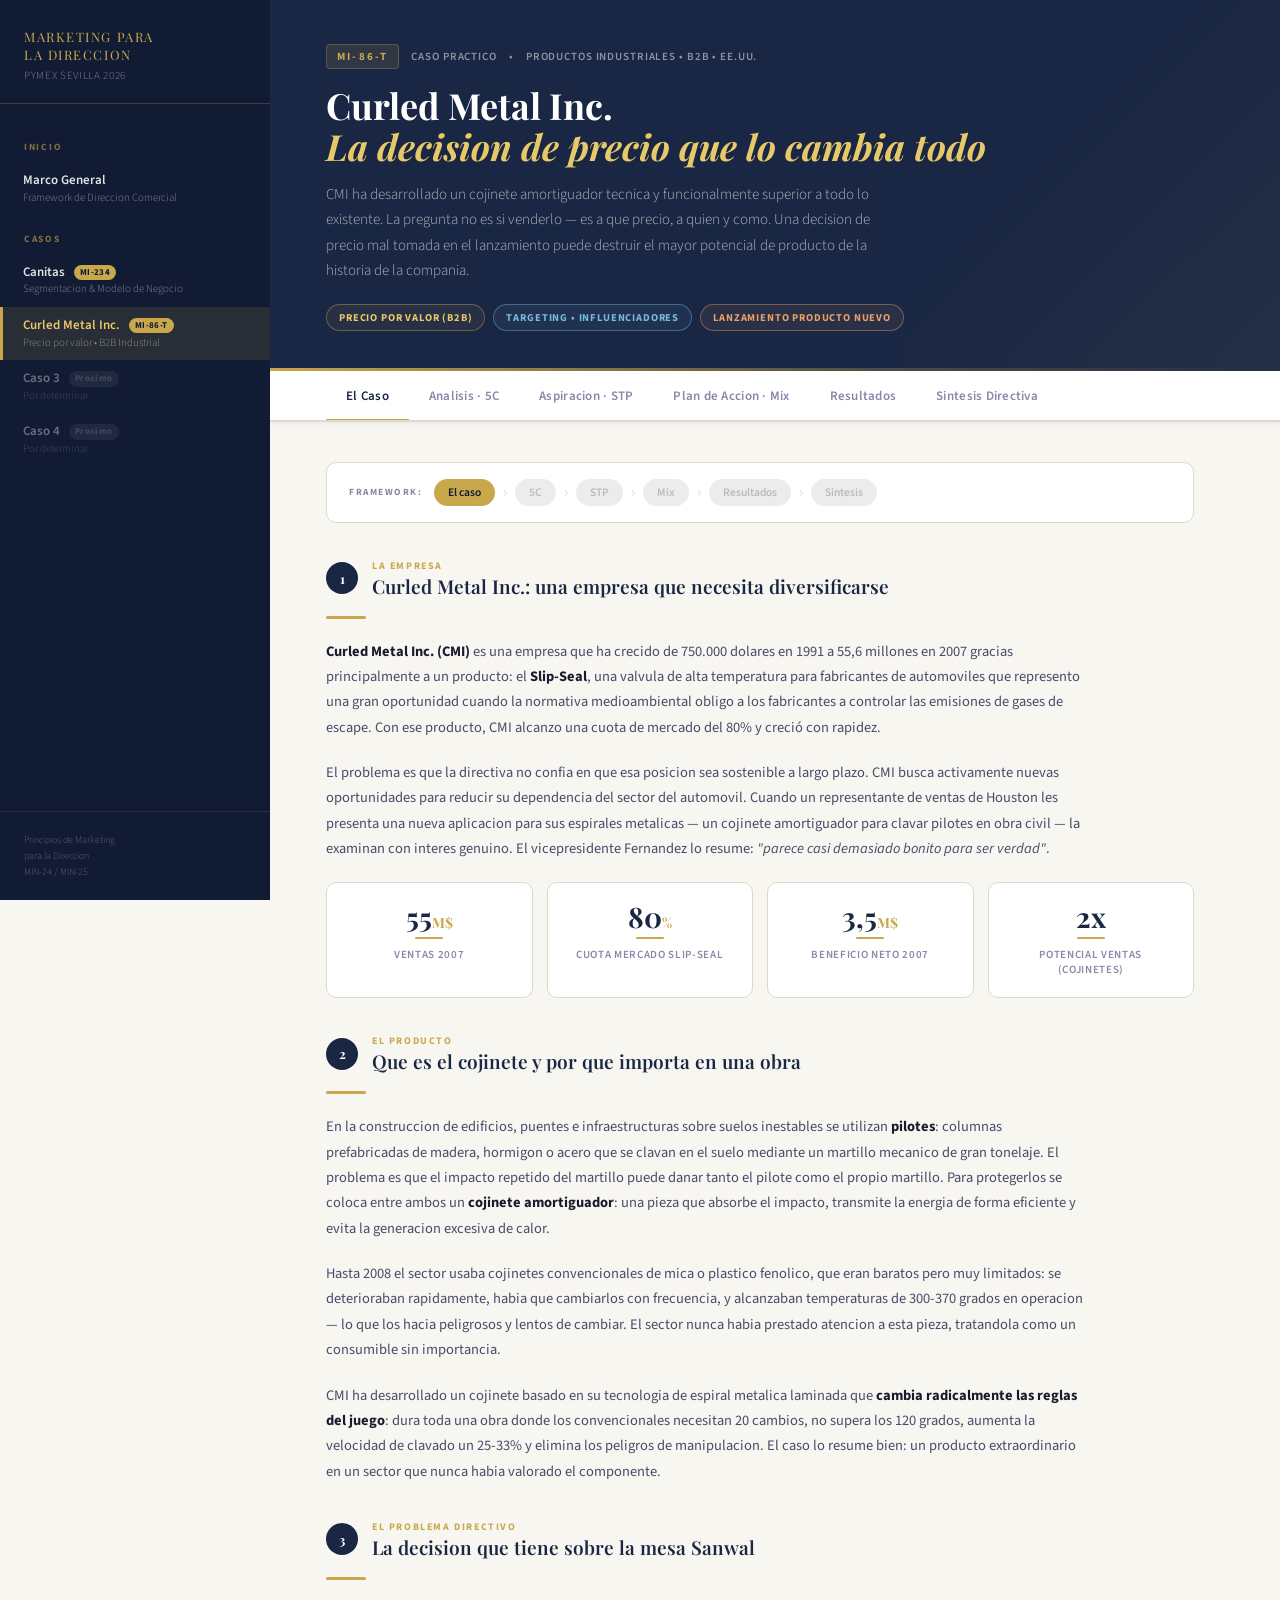
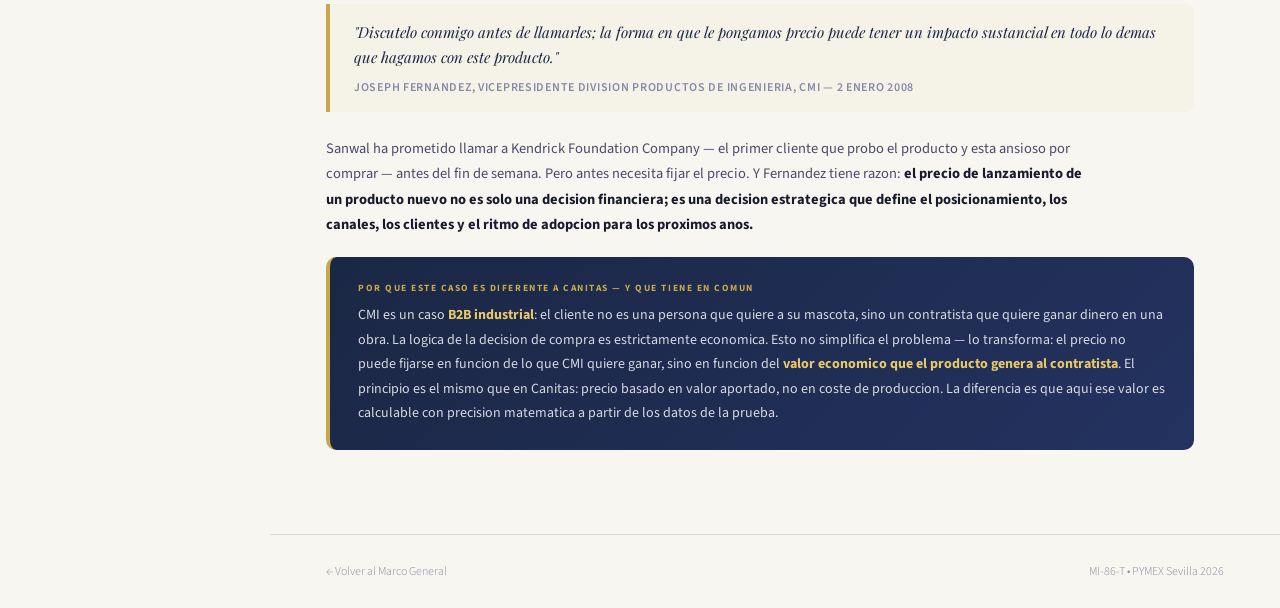
<file: caso-cmi.html>
<!DOCTYPE html>
<html lang="es">
<head>
<meta charset="UTF-8">
<meta name="viewport" content="width=device-width, initial-scale=1.0">
<title>Curled Metal Inc. | MI-86-T</title>
<link rel="stylesheet" href="shared.css">
<style>
.content { padding:40px 56px 64px; max-width:980px; }

.fw-tracker {
  background:white; border:1px solid var(--border); border-radius:10px;
  padding:16px 22px; margin-bottom:32px;
  display:flex; align-items:center; gap:8px; flex-wrap:wrap;
}
.fw-tracker-label {
  font-family:var(--font-body); font-size:9.5px; font-weight:700;
  color:var(--text-light); letter-spacing:.16em; text-transform:uppercase;
  margin-right:4px; flex-shrink:0;
}
.fw-t-block {
  font-family:var(--font-body); font-size:11.5px; font-weight:600;
  padding:5px 14px; border-radius:20px; white-space:nowrap;
}
.fw-t-block.off  { background:#ececec; color:#bbb; }
.fw-t-block.on   { background:var(--navy); color:white; }
.fw-t-block.gold { background:var(--gold); color:var(--navy-dark); }
.fw-t-sep { color:#ddd; font-size:16px; line-height:1; }

.block-header { display:flex; align-items:center; gap:14px; margin-bottom:18px; margin-top:36px; }
.block-header:first-of-type { margin-top:0; }
.block-number {
  font-family:var(--font-display); font-size:13px; font-weight:700;
  color:white; background:var(--navy); border-radius:50%;
  width:32px; height:32px; display:flex; align-items:center; justify-content:center; flex-shrink:0;
}
.block-label { font-family:var(--font-body); font-size:10px; font-weight:700; letter-spacing:.16em; text-transform:uppercase; color:var(--gold); display:block; margin-bottom:2px; }
.block-title { font-family:var(--font-display); font-size:19px; font-weight:600; color:var(--navy); line-height:1.2; }
.divider-gold { width:40px; height:3px; background:var(--gold); border-radius:2px; margin-bottom:20px; margin-top:4px; }

/* Clave blocks */
.clave-block { background:white; border:1px solid var(--border); border-radius:10px; overflow:hidden; margin-bottom:16px; }
.clave-header { display:flex; align-items:center; gap:16px; padding:18px 24px; background:rgba(26,39,68,.03); border-bottom:1px solid var(--border); }
.clave-num { font-family:var(--font-display); font-size:22px; font-weight:700; color:var(--gold); line-height:1; min-width:36px; flex-shrink:0; }
.clave-titulo { font-family:var(--font-display); font-size:17px; font-weight:600; color:var(--navy); line-height:1.3; }
.clave-body { padding:20px 24px; font-family:var(--font-body); font-size:14px; color:var(--text-mid); line-height:1.78; }
.clave-body p + p { margin-top:12px; }
.clave-body strong { color:var(--text-dark); font-weight:700; }

/* Calc boxes */
.calc-box {
  background:#f8f6f0; border:1px solid var(--border); border-radius:8px;
  padding:20px 24px; margin:16px 0; font-family:'Courier New', monospace;
  font-size:13px; line-height:1.9; color:var(--text-dark);
}
.calc-box .calc-title {
  font-family:var(--font-body); font-size:10px; font-weight:700;
  color:var(--gold); letter-spacing:.16em; text-transform:uppercase;
  margin-bottom:12px; display:block; font-style:normal;
}
.calc-box .result {
  border-top:2px solid var(--navy); margin-top:8px; padding-top:8px;
  font-weight:700; color:var(--navy); font-size:14px;
}
.calc-box .note {
  font-family:var(--font-body); font-size:12px; color:var(--text-light);
  margin-top:8px; font-style:italic;
}

/* Comparison table enhanced */
.comp-table {
  width:100%; border-collapse:collapse; margin:16px 0;
  font-family:var(--font-body); font-size:13px;
  background:white; border-radius:10px; overflow:hidden; border:1px solid var(--border);
}
.comp-table th {
  background:var(--navy); color:var(--gold-light); font-weight:700;
  font-size:11px; letter-spacing:.08em; text-transform:uppercase;
  padding:11px 16px; text-align:left;
}
.comp-table th.center { text-align:center; }
.comp-table td { padding:10px 16px; border-bottom:1px solid var(--border); color:var(--text-mid); vertical-align:middle; }
.comp-table tr:last-child td { border-bottom:none; }
.comp-table td strong { color:var(--text-dark); }
.comp-table td.hl  { background:rgba(201,168,76,.08); font-weight:700; color:var(--navy); }
.comp-table td.bad { background:rgba(212,114,42,.06); color:#7a3a10; }
.comp-table td.good{ background:rgba(46,125,94,.06); color:#1a4a34; font-weight:700; }
.comp-table td.center { text-align:center; }

/* insight box */
.insight-box { background:linear-gradient(135deg,var(--navy) 0%,var(--navy-light) 100%); border-radius:10px; padding:24px 28px; margin:20px 0; border-left:4px solid var(--gold); }
.insight-box-label { font-family:var(--font-body); font-size:9.5px; font-weight:700; color:var(--gold); letter-spacing:.16em; text-transform:uppercase; margin-bottom:8px; display:block; }
.insight-box-body { font-family:var(--font-body); font-size:14px; color:rgba(255,255,255,.82); line-height:1.75; }
.insight-box-body strong { color:var(--gold-light); }

/* influencer cards */
.inf-grid { display:grid; grid-template-columns:1fr 1fr 1fr; gap:14px; margin:16px 0; }
.inf-card { background:white; border:1px solid var(--border); border-radius:8px; padding:16px; }
.inf-card-title { font-family:var(--font-body); font-size:10px; font-weight:700; color:var(--gold); letter-spacing:.12em; text-transform:uppercase; margin-bottom:8px; }
.inf-card-body { font-family:var(--font-body); font-size:12.5px; color:var(--text-mid); line-height:1.6; }
.inf-card-body strong { color:var(--text-dark); }
.inf-card.priority { border-top:3px solid var(--gold); }
.inf-card.secondary { border-top:3px solid var(--blue-accent); }
.inf-card.caution { border-top:3px solid var(--orange-accent); }

/* price scenario cards */
.price-grid { display:grid; grid-template-columns:1fr 1fr 1fr; gap:16px; margin:20px 0; }
.price-card { background:white; border:1px solid var(--border); border-radius:10px; padding:22px; text-align:center; }
.price-card.rejected { opacity:.65; }
.price-card.recommended { border:2px solid var(--gold); box-shadow:0 4px 20px rgba(201,168,76,.15); }
.price-amount { font-family:var(--font-display); font-size:36px; font-weight:700; color:var(--navy); line-height:1; margin:8px 0; }
.price-unit { font-family:var(--font-body); font-size:11px; color:var(--text-light); letter-spacing:.1em; text-transform:uppercase; }
.price-label { font-family:var(--font-body); font-size:12px; color:var(--text-mid); margin-top:8px; line-height:1.5; }
.price-verdict { font-family:var(--font-body); font-size:11px; font-weight:700; letter-spacing:.1em; text-transform:uppercase; margin-top:12px; padding:5px 12px; border-radius:20px; display:inline-block; }
.price-verdict.no   { background:#fde8e8; color:#c0392b; }
.price-verdict.yes  { background:rgba(46,125,94,.1); color:var(--green-dot); }
.price-verdict.warn { background:rgba(212,114,42,.1); color:var(--orange-accent); }

/* synthesis row */
.synthesis-row { display:flex; align-items:flex-start; gap:14px; padding:14px 0; border-bottom:1px solid var(--border); }
.synthesis-row:last-child { border-bottom:none; }
.synthesis-fw-tag { font-family:var(--font-body); font-size:10px; font-weight:700; color:white; background:var(--navy); padding:4px 10px; border-radius:4px; letter-spacing:.08em; text-transform:uppercase; white-space:nowrap; flex-shrink:0; margin-top:2px; }
.synthesis-text { font-family:var(--font-body); font-size:13.5px; color:var(--text-mid); line-height:1.68; }
.synthesis-text strong { color:var(--text-dark); }

/* ===== CALC TABLES ===== */
.calc-step-label {
  font-family:var(--font-body);
  font-size:10px; font-weight:700;
  color:var(--navy); letter-spacing:.14em;
  text-transform:uppercase;
  background:rgba(26,39,68,.06);
  border-left:3px solid var(--gold);
  padding:8px 14px; border-radius:0 6px 6px 0;
  margin:24px 0 8px;
  display:block;
}
.calc-table {
  width:100%; border-collapse:collapse;
  font-family:var(--font-body); font-size:13px;
  background:white; border-radius:10px; overflow:hidden;
  border:1px solid var(--border); margin-bottom:8px;
}
.calc-table th {
  background:var(--navy-light); color:rgba(255,255,255,.85);
  font-size:10.5px; font-weight:700; letter-spacing:.08em;
  text-transform:uppercase; padding:10px 14px; text-align:left;
}
.calc-table th.num { text-align:right; }
.calc-table th.center { text-align:center; }
.calc-table td {
  padding:9px 14px; border-bottom:1px solid var(--border);
  color:var(--text-mid); vertical-align:middle;
}
.calc-table td small { font-size:11px; color:var(--text-light); }
.calc-table tr:last-child td { border-bottom:none; }
.calc-table td.num  { text-align:right; font-variant-numeric:tabular-nums; }
.calc-table td.diff { text-align:right; font-weight:700; color:var(--green-dot); font-variant-numeric:tabular-nums; }
.calc-table td.hl   { background:rgba(201,168,76,.07); font-weight:700; color:var(--navy); }
.calc-table td.muted { color:#bbb; font-style:italic; }
.calc-table td.center { text-align:center; }
.calc-table tfoot td {
  background:var(--navy); color:white;
  font-size:12px; font-weight:700; padding:11px 14px; border-bottom:none;
}
.calc-table tfoot td.num   { text-align:right; font-size:14px; }
.calc-table tfoot td.total { text-align:right; font-size:15px; }
.calc-table tfoot td.diff  { color:var(--gold-light); font-size:14px; text-align:right; }
.calc-table tr.row-muted td { background:rgba(0,0,0,.02); }
.calc-table tr.row-bad td   { background:rgba(212,114,42,.04); }
.calc-table tr.row-good td  { background:rgba(46,125,94,.05); }
.calc-note {
  font-family:var(--font-body); font-size:12px; color:var(--text-light);
  font-style:italic; padding:6px 14px; line-height:1.6; margin-bottom:4px;
}
.calc-note strong { color:var(--text-mid); font-style:normal; }
.verdict-pill {
  display:inline-block; font-family:var(--font-body);
  font-size:10px; font-weight:700; letter-spacing:.1em;
  text-transform:uppercase; padding:4px 10px; border-radius:20px;
}
.verdict-pill.no   { background:#fde8e8; color:#c0392b; }
.verdict-pill.yes  { background:rgba(46,125,94,.12); color:var(--green-dot); }
.verdict-pill.warn { background:rgba(212,114,42,.1); color:var(--orange-accent); }

/* ===== WATERFALL ===== */
.waterfall-wrap {
  background:white; border:1px solid var(--border);
  border-radius:10px; padding:24px 28px; margin:8px 0 16px;
}
.wf-title {
  font-family:var(--font-body); font-size:11px; font-weight:700;
  color:var(--text-light); letter-spacing:.1em; text-transform:uppercase;
  margin-bottom:20px;
}
.wf-bars { display:flex; flex-direction:column; gap:10px; }
.wf-bar-row { display:flex; align-items:center; gap:12px; }
.wf-bar-label {
  font-family:var(--font-body); font-size:12px; font-weight:600;
  color:var(--text-mid); min-width:170px; flex-shrink:0;
}
.wf-bar-track { flex:1; display:flex; align-items:center; gap:8px; }
.wf-bar {
  height:32px; border-radius:4px; display:flex; align-items:center;
  padding:0 12px; font-family:var(--font-body); font-size:12.5px;
  font-weight:700; color:white; white-space:nowrap; min-width:60px;
}
.wf-bar.full   { background:var(--navy); }
.wf-bar.price  { background:var(--gold); color:var(--navy-dark); }
.wf-bar.saving { background:var(--green-dot); }
.wf-bar.cost   { background:var(--orange-accent); }
.wf-bar.margin { background:var(--blue-accent); }
.wf-bar-pct { font-family:var(--font-body); font-size:11px; font-weight:700; color:var(--text-light); }
.wf-legend {
  display:flex; flex-wrap:wrap; gap:10px; margin-top:18px;
  padding-top:14px; border-top:1px solid var(--border);
}
.wf-leg {
  font-family:var(--font-body); font-size:11px; font-weight:600;
  color:var(--text-mid); padding:3px 10px 3px 22px;
  border-radius:4px; position:relative;
}
.wf-leg::before {
  content:''; position:absolute; left:8px; top:50%;
  transform:translateY(-50%); width:8px; height:8px; border-radius:2px;
}
.wf-leg.full::before   { background:var(--navy); }
.wf-leg.price::before  { background:var(--gold); }
.wf-leg.saving::before { background:var(--green-dot); }
.wf-leg.cost::before   { background:var(--orange-accent); }
.wf-leg.margin::before { background:var(--blue-accent); }

@media(max-width:900px){
  .content { padding:28px 22px; }
  .inf-grid { grid-template-columns:1fr 1fr; }
  .price-grid { grid-template-columns:1fr; }
  .wf-bar-label { min-width:110px; font-size:11px; }
  .clave-header { padding:14px 18px; gap:12px; }
  .clave-body   { padding:16px 18px; }
}
</style>
</head>
<body>

<!-- SIDEBAR -->
<aside class="sidebar">
  <div class="sidebar-header">
    <div class="sidebar-logo">Marketing para<br>la Direccion</div>
    <div class="sidebar-subtitle">PYMEX Sevilla 2026</div>
  </div>
  <nav class="sidebar-nav">
    <div class="nav-section-label">Inicio</div>
    <a href="index.html" class="nav-item">
      <span class="nav-item-title">Marco General</span>
      <span class="nav-item-sub">Framework de Direccion Comercial</span>
    </a>
    <div class="nav-section-label">Casos</div>
    <a href="caso-canitas.html" class="nav-item">
      <span class="nav-item-title">Canitas <span class="nav-badge">MI-234</span></span>
      <span class="nav-item-sub">Segmentacion &amp; Modelo de Negocio</span>
    </a>
    <a href="caso-cmi.html" class="nav-item">
      <span class="nav-item-title">Curled Metal Inc. <span class="nav-badge">MI-86-T</span></span>
      <span class="nav-item-sub">Precio por valor &bull; B2B Industrial</span>
    </a>
    <a href="#" class="nav-item disabled">
      <span class="nav-item-title">Caso 3 <span class="nav-badge coming">Proximo</span></span>
      <span class="nav-item-sub">Por determinar</span>
    </a>
    <a href="#" class="nav-item disabled">
      <span class="nav-item-title">Caso 4 <span class="nav-badge coming">Proximo</span></span>
      <span class="nav-item-sub">Por determinar</span>
    </a>
  </nav>
  <div class="sidebar-footer">
    <div class="sidebar-footer-text">Principios de Marketing<br>para la Direccion<br>MIN-24 / MIN-25</div>
  </div>
</aside>

<!-- MAIN -->
<main class="main">
  <div class="page-header">
    <div class="header-meta">
      <span class="header-code">MI-86-T</span>
      <span class="header-tag">Caso practico</span>
      <span class="header-tag">&bull;</span>
      <span class="header-tag">Productos industriales &bull; B2B &bull; EE.UU.</span>
    </div>
    <h1 class="page-title">Curled Metal Inc.<br><em>La decision de precio que lo cambia todo</em></h1>
    <p class="page-desc">CMI ha desarrollado un cojinete amortiguador tecnica y funcionalmente superior a todo lo existente. La pregunta no es si venderlo — es a que precio, a quien y como. Una decision de precio mal tomada en el lanzamiento puede destruir el mayor potencial de producto de la historia de la compania.</p>
    <div class="focus-badges">
      <span class="focus-badge gold">Precio por valor (B2B)</span>
      <span class="focus-badge blue">Targeting &bull; Influenciadores</span>
      <span class="focus-badge orange">Lanzamiento producto nuevo</span>
    </div>
  </div>

  <!-- TABS -->
  <div class="tabs-bar">
    <button class="tab-btn active"  onclick="showTab('caso',this)">El Caso</button>
    <button class="tab-btn" onclick="showTab('analisis',this)">Analisis · 5C</button>
    <button class="tab-btn" onclick="showTab('aspiracion',this)">Aspiracion · STP</button>
    <button class="tab-btn" onclick="showTab('accion',this)">Plan de Accion · Mix</button>
    <button class="tab-btn" onclick="showTab('resultados',this)">Resultados</button>
    <button class="tab-btn" onclick="showTab('sintesis',this)">Sintesis Directiva</button>
  </div>

  <div class="content">

    <!-- ======================================================
         TAB 1: EL CASO
         ====================================================== -->
    <div class="tab-panel active" id="tab-caso">

      <div class="fw-tracker">
        <span class="fw-tracker-label">Framework:</span>
        <span class="fw-t-block gold">El caso</span>
        <span class="fw-t-sep">&#8250;</span>
        <span class="fw-t-block off">5C</span>
        <span class="fw-t-sep">&#8250;</span>
        <span class="fw-t-block off">STP</span>
        <span class="fw-t-sep">&#8250;</span>
        <span class="fw-t-block off">Mix</span>
        <span class="fw-t-sep">&#8250;</span>
        <span class="fw-t-block off">Resultados</span>
        <span class="fw-t-sep">&#8250;</span>
        <span class="fw-t-block off">Sintesis</span>
      </div>

      <div class="block-header">
        <div class="block-number">1</div>
        <div><span class="block-label">La empresa</span>
        <div class="block-title">Curled Metal Inc.: una empresa que necesita diversificarse</div></div>
      </div>
      <div class="divider-gold"></div>

      <p class="body-text"><strong>Curled Metal Inc. (CMI)</strong> es una empresa que ha crecido de 750.000 dolares en 1991 a 55,6 millones en 2007 gracias principalmente a un producto: el <strong>Slip-Seal</strong>, una valvula de alta temperatura para fabricantes de automoviles que represento una gran oportunidad cuando la normativa medioambiental obligo a los fabricantes a controlar las emisiones de gases de escape. Con ese producto, CMI alcanzo una cuota de mercado del 80% y creció con rapidez.</p>

      <p class="body-text">El problema es que la directiva no confia en que esa posicion sea sostenible a largo plazo. CMI busca activamente nuevas oportunidades para reducir su dependencia del sector del automovil. Cuando un representante de ventas de Houston les presenta una nueva aplicacion para sus espirales metalicas — un cojinete amortiguador para clavar pilotes en obra civil — la examinan con interes genuino. El vicepresidente Fernandez lo resume: <em>"parece casi demasiado bonito para ser verdad"</em>.</p>

      <div class="data-row">
        <div class="data-card">
          <div class="data-value">55<span class="data-unit">M$</span></div>
          <div style="height:2px;background:var(--gold);width:28px;margin:6px auto 8px;border-radius:1px;"></div>
          <div class="data-label">Ventas 2007</div>
        </div>
        <div class="data-card">
          <div class="data-value">80<span class="data-unit">%</span></div>
          <div style="height:2px;background:var(--gold);width:28px;margin:6px auto 8px;border-radius:1px;"></div>
          <div class="data-label">Cuota mercado Slip-Seal</div>
        </div>
        <div class="data-card">
          <div class="data-value">3,5<span class="data-unit">M$</span></div>
          <div style="height:2px;background:var(--gold);width:28px;margin:6px auto 8px;border-radius:1px;"></div>
          <div class="data-label">Beneficio neto 2007</div>
        </div>
        <div class="data-card">
          <div class="data-value">2x</div>
          <div style="height:2px;background:var(--gold);width:28px;margin:6px auto 8px;border-radius:1px;"></div>
          <div class="data-label">Potencial ventas (cojinetes)</div>
        </div>
      </div>

      <div class="block-header">
        <div class="block-number">2</div>
        <div><span class="block-label">El producto</span>
        <div class="block-title">Que es el cojinete y por que importa en una obra</div></div>
      </div>
      <div class="divider-gold"></div>

      <p class="body-text">En la construccion de edificios, puentes e infraestructuras sobre suelos inestables se utilizan <strong>pilotes</strong>: columnas prefabricadas de madera, hormigon o acero que se clavan en el suelo mediante un martillo mecanico de gran tonelaje. El problema es que el impacto repetido del martillo puede danar tanto el pilote como el propio martillo. Para protegerlos se coloca entre ambos un <strong>cojinete amortiguador</strong>: una pieza que absorbe el impacto, transmite la energia de forma eficiente y evita la generacion excesiva de calor.</p>

      <p class="body-text">Hasta 2008 el sector usaba cojinetes convencionales de mica o plastico fenolico, que eran baratos pero muy limitados: se deterioraban rapidamente, habia que cambiarlos con frecuencia, y alcanzaban temperaturas de 300-370 grados en operacion — lo que los hacia peligrosos y lentos de cambiar. El sector nunca habia prestado atencion a esta pieza, tratandola como un consumible sin importancia.</p>

      <p class="body-text">CMI ha desarrollado un cojinete basado en su tecnologia de espiral metalica laminada que <strong>cambia radicalmente las reglas del juego</strong>: dura toda una obra donde los convencionales necesitan 20 cambios, no supera los 120 grados, aumenta la velocidad de clavado un 25-33% y elimina los peligros de manipulacion. El caso lo resume bien: un producto extraordinario en un sector que nunca habia valorado el componente.</p>

      <div class="block-header">
        <div class="block-number">3</div>
        <div><span class="block-label">El problema directivo</span>
        <div class="block-title">La decision que tiene sobre la mesa Sanwal</div></div>
      </div>
      <div class="divider-gold"></div>

      <div class="quote-block">
        <div class="quote-text">"Discutelo conmigo antes de llamarles; la forma en que le pongamos precio puede tener un impacto sustancial en todo lo demas que hagamos con este producto."</div>
        <div class="quote-source">Joseph Fernandez, Vicepresidente Division Productos de Ingenieria, CMI &mdash; 2 enero 2008</div>
      </div>

      <p class="body-text">Sanwal ha prometido llamar a Kendrick Foundation Company — el primer cliente que probo el producto y esta ansioso por comprar — antes del fin de semana. Pero antes necesita fijar el precio. Y Fernandez tiene razon: <strong>el precio de lanzamiento de un producto nuevo no es solo una decision financiera; es una decision estrategica que define el posicionamiento, los canales, los clientes y el ritmo de adopcion para los proximos anos.</strong></p>

      <div class="insight-box">
        <span class="insight-box-label">Por que este caso es diferente a Canitas — y que tiene en comun</span>
        <div class="insight-box-body">CMI es un caso <strong>B2B industrial</strong>: el cliente no es una persona que quiere a su mascota, sino un contratista que quiere ganar dinero en una obra. La logica de la decision de compra es estrictamente economica. Esto no simplifica el problema — lo transforma: el precio no puede fijarse en funcion de lo que CMI quiere ganar, sino en funcion del <strong>valor economico que el producto genera al contratista</strong>. El principio es el mismo que en Canitas: precio basado en valor aportado, no en coste de produccion. La diferencia es que aqui ese valor es calculable con precision matematica a partir de los datos de la prueba.</div>
      </div>

    </div><!-- /tab-caso -->


    <!-- ======================================================
         TAB 2: ANÁLISIS 5C
         ====================================================== -->
    <div class="tab-panel" id="tab-analisis">

      <div class="fw-tracker">
        <span class="fw-tracker-label">Framework:</span>
        <span class="fw-t-block off">El caso</span>
        <span class="fw-t-sep">&#8250;</span>
        <span class="fw-t-block gold">5C: Analisis</span>
        <span class="fw-t-sep">&#8250;</span>
        <span class="fw-t-block off">STP</span>
        <span class="fw-t-sep">&#8250;</span>
        <span class="fw-t-block off">Mix</span>
        <span class="fw-t-sep">&#8250;</span>
        <span class="fw-t-block off">Resultados</span>
        <span class="fw-t-sep">&#8250;</span>
        <span class="fw-t-block off">Sintesis</span>
      </div>

      <!-- COMPANIA -->
      <div class="block-header">
        <div class="block-number">C1</div>
        <div><span class="block-label">Primera C</span>
        <div class="block-title">Compania: fortalezas tecnologicas, vulnerabilidad estrategica</div></div>
      </div>
      <div class="divider-gold"></div>

      <div class="cards-2">
        <div class="info-card" style="border-top:3px solid var(--blue-accent);">
          <div class="info-card-title" style="color:var(--blue-accent);">Fortalezas</div>
          <div class="info-card-body">
            <strong>Tecnologia propietaria unica:</strong> la espiral metalica laminada no existe en ninguna otra empresa del sector de cojinetes. La barrera tecnologica es real y relevante.<br><br>
            <strong>Capacidad de fabricar cualquier diametro:</strong> de 11,5 a 30 pulgadas a partir de la misma materia prima. Ninguna restriccion de producto que limite el mercado.<br><br>
            <strong>Exceso de capacidad instalada:</strong> puede fabricar con maquinaria existente sin nueva inversion, lo que da flexibilidad para fijar precios sin presion de amortizacion urgente.<br><br>
            <strong>Historial de innovacion:</strong> el Slip-Seal demuestra que CMI sabe desarrollar productos superiores que responden a necesidades reales del mercado.<br><br>
            <strong>Pruebas de campo exitosas:</strong> dos obras reales (Kendrick y Corey) con resultados documentados y verificables. No es teoria: es evidencia.
          </div>
        </div>
        <div class="info-card" style="border-top:3px solid var(--orange-accent);">
          <div class="info-card-title" style="color:var(--orange-accent);">Debilidades y riesgos</div>
          <div class="info-card-body">
            <strong>Dependencia critica del Slip-Seal:</strong> un solo producto en un solo sector representa la mayoria de las ventas. Si ese mercado se contrae, CMI tiene un problema estructural.<br><br>
            <strong>Sin patente todavia:</strong> CMI teme que los competidores de espirales metalicas (mas pequenos, menos innovadores) puedan descubrir la aplicacion y entrar. La capa de polivinilo oculta el interior, pero no es proteccion definitiva.<br><br>
            <strong>Sin experiencia en este mercado:</strong> CMI no conoce el sector de la construccion. No tiene red de distribucion, no conoce las dinamicas de compra, no tiene relaciones con los influenciadores clave.<br><br>
            <strong>Cultura de ingenieria, no comercial:</strong> los gastos generales del 360% sobre mano de obra directa reflejan una estructura pensada para la ingenieria, no para el lanzamiento comercial de un nuevo producto en un sector desconocido.
          </div>
        </div>
      </div>

      <!-- CLIENTES -->
      <div class="block-header">
        <div class="block-number">C2</div>
        <div><span class="block-label">Segunda C</span>
        <div class="block-title">Clientes: quien compra, quien decide y quien influye en la decision</div></div>
      </div>
      <div class="divider-gold"></div>

      <p class="body-text">Este es el analisis mas complejo del caso. En un mercado B2B industrial como el de la construccion, el "cliente" no es una sola persona: es un sistema de seis tipos de agentes con intereses distintos, algunos de los cuales compran el producto, otros lo especifican, y otros pueden bloquearlo o facilitarlo. CMI ha identificado correctamente este ecosistema.</p>

      <div class="inf-grid">
        <div class="inf-card priority">
          <div class="inf-card-title">Pequenos contratistas independientes</div>
          <div class="inf-card-body"><strong>Son el comprador mas importante.</strong> Su logica es exclusivamente economica: quieren ganar dinero en cada obra. Si el cojinete de CMI les ahorra tiempo y coste, lo compraran. Son los mas receptivos al argumento del ROI pero los menos sofisticados en gestion. Hay que hablarles en su idioma: dolares por hora ahorrados, no caracteristicas tecnicas.</div>
        </div>
        <div class="inf-card priority">
          <div class="inf-card-title">Ingenieros de estructuras y consultores</div>
          <div class="inf-card-body"><strong>Son el prescriptor mas influyente.</strong> Especifican los materiales en cada proyecto. Si un ingeniero incluye el cojinete de CMI en sus especificaciones, el contratista no tiene eleccion. Son la maxima autoridad del sector. CMI no les vende directamente pero <strong>convencerles es la palanca de adopcion masiva.</strong></div>
        </div>
        <div class="inf-card secondary">
          <div class="inf-card-title">Grandes contratistas (Bechtel, Conmaco)</div>
          <div class="inf-card-body">Sofisticados, exigentes, con capacidad para fabricar su propio equipo. Son clientes de alto potencial a largo plazo pero requieren un proceso de venta complejo y relaciones institucionales. <strong>No son el target de lanzamiento</strong> pero hay que tenerlos en el radar.</div>
        </div>
        <div class="inf-card secondary">
          <div class="inf-card-title">Fabricantes de martillos mecanicos</div>
          <div class="inf-card-body">No compran cojinetes en volumen pero <strong>recomiendan que cojinetes usar</strong> con sus martillos. El lider (Prometheus Iron Works) tiene influencia directa sobre los ingenieros que especifican equipos. Un respaldo de Prometheus valdria mas que cualquier campana publicitaria.</div>
        </div>
        <div class="inf-card caution">
          <div class="inf-card-title">Distribuidores y companias de alquiler</div>
          <div class="inf-card-body"><strong>Potencial conflicto de intereses:</strong> es habitual que incluyan gratis el primer juego de cojinetes con el alquiler del martillo. Si el cojinete de CMI dura toda la obra, el contratista devuelve el martillo antes — y el distribuidor cobra menos. Pueden ser un canal pero tienen incentivos para resistir el producto.</div>
        </div>
        <div class="inf-card secondary">
          <div class="inf-card-title">Profesor McCormack (Penn. A&amp;M)</div>
          <div class="inf-card-body">Autoridad academica del sector. CMI ya le envio un juego en verano 2007 y ha mostrado entusiasmo. <strong>Su respaldo cientifico a los resultados de las pruebas multiplicaria la credibilidad del producto</strong> ante ingenieros y grandes contratistas. Es un activo que CMI tiene en marcha y debe activar.</div>
        </div>
      </div>

      <!-- COMPETIDORES -->
      <div class="block-header">
        <div class="block-number">C3</div>
        <div><span class="block-label">Tercera C</span>
        <div class="block-title">Competidores: un mercado sin lideres, sin marcas y sin innovacion</div></div>
      </div>
      <div class="divider-gold"></div>

      <p class="body-text">El mercado de cojinetes amortiguadores es el territorio mas favorable que puede encontrar un innovador: <strong>no hay un lider dominante, no hay marcas establecidas, los productos actuales son tecnicamente pobres, nadie invierte en I+D</strong> y el sector entero trata los cojinetes como un consumible sin importancia. La mayoria se venden sin marca, cortados de planchas en talleres artesanales.</p>

      <div class="cards-2">
        <div class="info-card">
          <div class="info-card-title">Productos convencionales (mica y plastico fenolico)</div>
          <div class="info-card-body">
            Precio: <strong>9 dolares por unidad</strong> para el talla 11,5 pulgadas (el mas comun).<br>
            Juego completo: 24 unidades x 9$ = <strong>216 dolares por juego</strong> (Kendrick pagaba 150$ por juego de 24).<br><br>
            Prestaciones: se deterioran rapidamente, hay que cambiarlos 20 veces por obra, alcanzan 300-370 grados (peligroso), ralentizan el clavado y requieren tiempos de enfriado de seguridad.<br><br>
            Distribucion: fragmentada, sin marca, sin servicio. Cualquier ferreteria de contratistas los tiene.
          </div>
        </div>
        <div class="info-card">
          <div class="info-card-title">Competidores de CMI en espirales metalicas</div>
          <div class="info-card-body">
            CMI tiene competidores en el negocio de las espirales metalicas — todos mas pequenos que CMI y ninguno con capacidad de desarrollo tecnico equivalente.<br><br>
            <strong>Riesgo de imitacion:</strong> si descubren la aplicacion antes de que CMI patente, podrian intentar replicarla. La capa de polivinilo que oculta el interior del cojinete es la unica proteccion temporal.<br><br>
            <strong>Barrera real:</strong> el know-how de laminado y enrollado de CMI no es facil de replicar rapidamente. La tecnologia da ventana de tiempo suficiente si CMI actua con agilidad.
          </div>
        </div>
      </div>

      <!-- COLABORADORES -->
      <div class="block-header">
        <div class="block-number">C4</div>
        <div><span class="block-label">Cuarta C</span>
        <div class="block-title">Colaboradores: los aliados que CMI necesita activar</div></div>
      </div>
      <div class="divider-gold"></div>

      <div class="cards-2">
        <div class="info-card">
          <div class="info-card-title">Kendrick Foundation Company</div>
          <div class="info-card-body">El primer cliente que probo el producto esta <strong>"exultante"</strong> y quiere empezar a usarlo de inmediato. Es el mejor embajador posible: una empresa real que ha probado el producto en una obra real y ha obtenido resultados verificables. Si CMI gestiona bien esta relacion, Kendrick puede ser la referencia que abra el mercado.</div>
        </div>
        <div class="info-card">
          <div class="info-card-title">Profesor McCormack</div>
          <div class="info-card-body">Ya tiene los cojinetes y ha mostrado entusiasmo. Su validacion cientifica es el activo de credibilidad mas valioso para el segmento de ingenieros de estructuras. CMI debe acelerar la obtencion de su informe y hacer que llegue a los principales estudios de ingenieria del pais.</div>
        </div>
        <div class="info-card">
          <div class="info-card-title">Representantes de fabricantes (canal indirecto)</div>
          <div class="info-card-body">CMI ha decidido usar representantes de fabricantes del sector de la construccion (agentes de ventas a comision) como canal. Son economicos pero tendran que ser educados intensamente sobre el producto y su proposicion de valor — no es un cojinete mas, es una herramienta de ahorro de costes que hay que saber vender.</div>
        </div>
        <div class="info-card">
          <div class="info-card-title">Amalgamated Pile &amp; Fitting / Oklahoma Contractor</div>
          <div class="info-card-body">La empresa que organiza los seminarios "Piletalk" y las revistas sectoriales son canales de comunicacion a los que CMI no ha prestado atencion. Participar en esos seminarios y publicar los resultados de las pruebas en las revistas del sector seria una forma eficiente de llegar a ingenieros y contratistas simultaneamente.</div>
        </div>
      </div>

      <!-- CONTEXTO -->
      <div class="block-header">
        <div class="block-number">C5</div>
        <div><span class="block-label">Quinta C</span>
        <div class="block-title">Contexto: un mercado grande, estacional y sin informacion estadistica</div></div>
      </div>
      <div class="divider-gold"></div>

      <div class="calc-box">
        <span class="calc-title">Estimacion del mercado potencial en EE.UU. (calculos de Sanwal)</span>
        Martillos en propiedad de contratistas:        13.000 unidades
        Martillos adicionales en alquiler:         6.500 - 13.000 unidades
        Total martillos activos:                  19.500 - 26.000 unidades
        Semanas en funcionamiento por ano:                  25 semanas
        Horas de uso por semana:                            30 horas
        Horas totales al ano por martillo:              750 horas/ano
        
        Velocidad media de clavado (con cambios incluidos): 20 pies/hora
        Pies clavados totales al ano: 19.500 x 750 x 20 = 292,5 millones de pies
                                      26.000 x 750 x 20 = 390 millones de pies
        
        Capacidad de un juego CMI (conservador):         10.000 pies/juego
        <div class="result">Juegos CMI necesarios al ano: 29.250 - 39.000 juegos/ano</div>
        <div class="note">Si cada juego tiene 6 cojinetes: mercado de 175.000 - 234.000 unidades anuales</div>
      </div>

      <p class="body-text">Es un mercado de tamano moderado pero con alta recurrencia: los cojinetes se consumen en cada obra. La estacionalidad (25 semanas activas) indica una demanda concentrada en primavera-verano. El hecho de que no haya estadisticas oficiales del sector es una oportunidad: CMI puede definir las reglas de un mercado que no esta formalizado.</p>

    </div><!-- /tab-analisis -->


    <!-- ======================================================
         TAB 3: ASPIRACIÓN — STP
         ====================================================== -->
    <div class="tab-panel" id="tab-aspiracion">

      <div class="fw-tracker">
        <span class="fw-tracker-label">Framework:</span>
        <span class="fw-t-block off">El caso</span>
        <span class="fw-t-sep">&#8250;</span>
        <span class="fw-t-block off">5C</span>
        <span class="fw-t-sep">&#8250;</span>
        <span class="fw-t-block gold">Aspiracion · STP</span>
        <span class="fw-t-sep">&#8250;</span>
        <span class="fw-t-block off">Mix</span>
        <span class="fw-t-sep">&#8250;</span>
        <span class="fw-t-block off">Resultados</span>
        <span class="fw-t-sep">&#8250;</span>
        <span class="fw-t-block off">Sintesis</span>
      </div>

      <!-- SEGMENTACION -->
      <div class="block-header">
        <div class="block-number">S</div>
        <div><span class="block-label">Segmentacion</span>
        <div class="block-title">Como dividir un mercado que no tiene estadisticas</div></div>
      </div>
      <div class="divider-gold"></div>

      <p class="body-text">El mercado de anclaje de pilotes puede segmentarse de varias formas. La mas relevante para CMI no es la geografica ni la demografica — es la <strong>segmentacion por rol en el proceso de decision de compra</strong>, porque en un mercado B2B con multiples influenciadores, la estrategia comercial es diferente para cada grupo.</p>

      <table class="comp-table">
        <thead>
          <tr>
            <th>Segmento</th>
            <th>Rol en la compra</th>
            <th>Argumento que le mueve</th>
            <th>Prioridad CMI</th>
          </tr>
        </thead>
        <tbody>
          <tr>
            <td><strong>Pequenos contratistas independientes</strong></td>
            <td>Comprador final, decision economica</td>
            <td>Ahorro en costes de obra, mas pies por hora, menos paradas</td>
            <td class="hl">ALTA — target primario</td>
          </tr>
          <tr>
            <td><strong>Ingenieros de estructuras</strong></td>
            <td>Prescriptor, especifica materiales</td>
            <td>Rendimiento tecnico demostrado, aval cientifico, seguridad</td>
            <td class="hl">ALTA — clave para adopcion masiva</td>
          </tr>
          <tr>
            <td><strong>Fabricantes de martillos</strong></td>
            <td>Recomendador, influye en especificaciones</td>
            <td>Mejora las prestaciones de su martillo, protege el equipo</td>
            <td class="good">MEDIA — influencia indirecta valiosa</td>
          </tr>
          <tr>
            <td><strong>Grandes contratistas</strong></td>
            <td>Comprador sofisticado, puede auto-especificar</td>
            <td>Eficiencia operativa en grandes proyectos, seguridad laboral</td>
            <td class="good">MEDIA — largo plazo</td>
          </tr>
          <tr>
            <td><strong>Distribuidores / alquiler</strong></td>
            <td>Canal de distribucion</td>
            <td>Margen comercial, facilidad de venta</td>
            <td class="bad">BAJA — conflicto de intereses potencial</td>
          </tr>
        </tbody>
      </table>

      <!-- TARGETING -->
      <div class="block-header">
        <div class="block-number">T</div>
        <div><span class="block-label">Targeting</span>
        <div class="block-title">A quien debe dirigirse CMI en el lanzamiento</div></div>
      </div>
      <div class="divider-gold"></div>

      <p class="body-text">La estrategia de targeting de CMI en el lanzamiento debe ser <strong>dual y secuencial</strong>: primero los pequeños contratistas independientes como compradores directos, y simultaneamente los ingenieros de estructuras como prescriptores que generan demanda a largo plazo. Son segmentos distintos con argumentos distintos pero complementarios.</p>

      <div class="cards-2">
        <div class="info-card" style="border-top:3px solid var(--gold);">
          <div class="info-card-title">Target primario: pequenos contratistas independientes</div>
          <div class="info-card-body">
            Son los mas numerosos y los que toman la decision de compra de forma autonoma. Su unico criterio es la rentabilidad de la obra. Si CMI les demuestra con numeros concretos que el cojinete CMI aumenta sus ingresos por hora y reduce sus costes de materiales, la decision es racional e inmediata.<br><br>
            <strong>El argumento correcto no es "mejor producto" — es "mas dinero por obra".</strong> El calculo del ahorro economico (ver pestana Mix / Precio) es la herramienta de venta fundamental.
          </div>
        </div>
        <div class="info-card" style="border-top:3px solid var(--blue-accent);">
          <div class="info-card-title">Target secundario: ingenieros de estructuras</div>
          <div class="info-card-body">
            Son el prescriptor que puede hacer que el uso del cojinete CMI sea obligatorio en las especificaciones de obra. Si un ingeniero de referencia lo incluye en sus proyectos, los contratistas no tienen eleccion.<br><br>
            <strong>El argumento correcto es tecnico y de seguridad:</strong> rendimiento superior documentado (pruebas de Kendrick y Corey), temperatura de operacion segura (120 grados vs. 300-370), respaldo del profesor McCormack. Este segmento compra evidencia cientifica, no ROI economico.
          </div>
        </div>
      </div>

      <!-- POSICIONAMIENTO -->
      <div class="block-header">
        <div class="block-number">P</div>
        <div><span class="block-label">Posicionamiento</span>
        <div class="block-title">Como quiere ser percibido el cojinete CMI en la mente del mercado</div></div>
      </div>
      <div class="divider-gold"></div>

      <div class="insight-box">
        <span class="insight-box-label">La ecuacion de posicionamiento de CMI</span>
        <div class="insight-box-body">
          <strong>Para</strong> el contratista de anclaje de pilotes que busca maximizar la rentabilidad de cada obra,<br><br>
          <strong>el cojinete amortiguador de CMI es</strong> la unica solucion de espiral metalica que dura toda la obra, aumenta la velocidad de clavado y elimina el riesgo de accidente por sobrecalentamiento,<br><br>
          <strong>porque</strong> su tecnologia propietaria de espiral metalica laminada transmite la energia del impacto con una eficiencia que ningun cojinete convencional puede igualar.<br><br>
          <strong>No es un cojinete mejor. Es una herramienta de ahorro de costes disfrazada de cojinete.</strong>
        </div>
      </div>

      <p class="body-text">Este posicionamiento tiene una implicacion directa para el precio: si el cojinete CMI se posiciona como "un cojinete mejor" compite con los de 9 dolares por unidad y el mercado esperara un precio en ese orden de magnitud. Si se posiciona como "una herramienta de ahorro de costes", el precio se compara con el valor del ahorro generado — que es varios ordenes de magnitud mayor. <strong>El posicionamiento determina el precio, no al reves.</strong></p>

    </div><!-- /tab-aspiracion -->


    <!-- ======================================================
         TAB 4: PLAN DE ACCION — MARKETING MIX
         ====================================================== -->
    <div class="tab-panel" id="tab-accion">

      <div class="fw-tracker">
        <span class="fw-tracker-label">Framework:</span>
        <span class="fw-t-block off">El caso</span>
        <span class="fw-t-sep">&#8250;</span>
        <span class="fw-t-block off">5C</span>
        <span class="fw-t-sep">&#8250;</span>
        <span class="fw-t-block off">STP</span>
        <span class="fw-t-sep">&#8250;</span>
        <span class="fw-t-block gold">Plan de Accion · Mix</span>
        <span class="fw-t-sep">&#8250;</span>
        <span class="fw-t-block off">Resultados</span>
        <span class="fw-t-sep">&#8250;</span>
        <span class="fw-t-block off">Sintesis</span>
      </div>

      <!-- P1 PRODUCTO -->
      <div class="block-header">
        <div class="block-number">P1</div>
        <div><span class="block-label">Primera P &mdash; Disenando la oferta</span>
        <div class="block-title">Producto: un componente de bajo valor percibido con alto valor real</div></div>
      </div>
      <div class="divider-gold"></div>

      <p class="body-text">El producto de CMI tiene una paradoja de marketing clasica: el mercado lo percibe como un consumible barato de escasa importancia, pero en realidad es la pieza que determina la velocidad, la seguridad y el coste de toda una obra de cimentacion. <strong>El trabajo de marketing no es solo vender el cojinete — es primero cambiar la percepcion del sector sobre lo que un cojinete puede hacer.</strong></p>

      <div class="cards-2">
        <div class="info-card">
          <div class="info-card-title">Ventajas tecnicas documentadas</div>
          <div class="info-card-body">
            <strong>Durabilidad radical:</strong> 1 juego (6 unidades) dura toda una obra donde los convencionales necesitan 20 juegos (480 unidades).<br><br>
            <strong>Velocidad de clavado:</strong> 200 pies/hora vs. 150-160 pies/hora con convencionales (+25 a +33%).<br><br>
            <strong>Temperatura de operacion:</strong> maximo 120 grados C vs. 300-370 grados C. Cambiable casi inmediatamente con guantes (4 minutos vs. 20 minutos esperando enfriamiento).<br><br>
            <strong>Eliminacion de materiales peligrosos:</strong> los cojinetes convencionales generan preocupacion por los materiales usados. El de CMI no contiene componentes peligrosos.
          </div>
        </div>
        <div class="info-card">
          <div class="info-card-title">Posicion en el ciclo de vida</div>
          <div class="info-card-body">
            El cojinete CMI esta en <strong>fase de introduccion</strong> en un mercado donde el producto convencional lleva decadas en fase de madurez-saturacion sin evolucion.<br><br>
            Los clientes pioneros son exactamente Kendrick y Corey: empresas dispuestas a probar algo nuevo que les ha dado resultados extraordinarios y estan entusiasmadas.<br><br>
            El riesgo clasico de introduccion — que el mercado no entienda la propuesta o no se la crea — existe aqui: <strong>el sector nunca ha valorado el cojinete como activo estrategico</strong>. Cambiar esa percepcion es la tarea de comunicacion mas importante.
          </div>
        </div>
      </div>

      <!-- P2 PRECIO — EL NUCLEO DEL CASO -->
      <div class="block-header">
        <div class="block-number">P2</div>
        <div><span class="block-label">Segunda P &mdash; El nucleo del caso</span>
        <div class="block-title">Precio: calculos completos del valor aportado al contratista</div></div>
      </div>
      <div class="divider-gold"></div>

      <p class="body-text">Este es el corazon del caso. CMI tiene dos opciones conceptuales para fijar el precio: basarlo en el <strong>coste de fabricacion mas un margen</strong> (como hacen la mayoria de las empresas industriales) o basarlo en el <strong>valor economico que genera al cliente</strong>. El analisis demuestra que la segunda opcion es la correcta — y que la diferencia entre ambas es enorme. Todos los calculos se basan en una obra de referencia de <strong>10.000 pies de pilotes</strong>, escenario conservador.</p>

      <!-- PASO 1: COSTE POR HORA -->
      <div class="calc-step-label">PASO 1 &mdash; Coste real de operacion por hora del contratista</div>
      <table class="calc-table">
        <thead><tr><th>Concepto</th><th>Fuente</th><th class="num">$/hora real</th></tr></thead>
        <tbody>
          <tr><td>Martillo diesel</td><td>Tabla A, valor medio</td><td class="num">102</td></tr>
          <tr><td>Grua</td><td>Tabla A, valor medio</td><td class="num">156</td></tr>
          <tr><td>Soportes (70 pies)</td><td>Tabla A</td><td class="num">24</td></tr>
          <tr><td>Mano de obra (3 peones + gruista + capataz)</td><td>63 + 30 + 39</td><td class="num">132</td></tr>
          <tr><td>Gastos generales</td><td>Tabla A</td><td class="num">300</td></tr>
        </tbody>
        <tfoot><tr><td colspan="2"><strong>COSTE TOTAL POR HORA EN OPERACION</strong></td><td class="num total"><strong>714 $</strong></td></tr></tfoot>
      </table>
      <div class="calc-note">Los tiempos de traslado y retrasos (20-40 min/hora + 10-15% adicional) elevan el coste real total, pero no se ven afectados por el tipo de cojinete, por lo que se excluyen del calculo diferencial.</div>

      <!-- PASO 2: VELOCIDAD -->
      <div class="calc-step-label">PASO 2 &mdash; Ahorro por mayor velocidad de clavado (escenario conservador: +20%)</div>
      <table class="calc-table">
        <thead><tr><th>Concepto</th><th class="num">Convencional</th><th class="num">CMI (+20%)</th><th class="num diff">Diferencia</th></tr></thead>
        <tbody>
          <tr><td>Velocidad de clavado</td><td class="num">150 pies/h</td><td class="num">180 pies/h</td><td class="num diff">+30 pies/h</td></tr>
          <tr><td>Horas para 10.000 pies</td><td class="num">66,7 h</td><td class="num">55,6 h</td><td class="num diff">&#8722;11,1 h</td></tr>
          <tr><td>Coste de esas horas (x 714 $/h)</td><td class="num">47.626 $</td><td class="num">39.698 $</td><td class="num diff">&#8722;7.928 $</td></tr>
        </tbody>
        <tfoot><tr><td colspan="3"><strong>AHORRO EN VELOCIDAD DE CLAVADO</strong></td><td class="num total diff"><strong>7.928 $</strong></td></tr></tfoot>
      </table>

      <!-- PASO 3: CAMBIOS DE JUEGO -->
      <div class="calc-step-label">PASO 3 &mdash; Ahorro en tiempos de cambio de juego</div>
      <table class="calc-table">
        <thead><tr><th>Concepto</th><th class="num">Convencional</th><th class="num">CMI</th><th class="num diff">Diferencia</th></tr></thead>
        <tbody>
          <tr><td>Duracion de un juego</td><td class="num">~1.000 pies</td><td class="num">10.000 pies</td><td class="num diff">&mdash;</td></tr>
          <tr><td>Numero de cambios de juego</td><td class="num">10 cambios</td><td class="num">1 cambio</td><td class="num diff">&#8722;9 cambios</td></tr>
          <tr><td>Tiempo por cambio (incl. enfriamiento)</td><td class="num">20 min</td><td class="num">4 min</td><td class="num diff">&mdash;</td></tr>
          <tr><td>Tiempo total en cambios</td><td class="num">200 min (3,33 h)</td><td class="num">4 min (0,07 h)</td><td class="num diff">&#8722;3,26 h</td></tr>
          <tr><td>Coste de esas horas perdidas (x 714 $/h)</td><td class="num">2.378 $</td><td class="num">50 $</td><td class="num diff">&#8722;2.328 $</td></tr>
        </tbody>
        <tfoot><tr><td colspan="3"><strong>AHORRO EN CAMBIOS DE JUEGO</strong></td><td class="num total diff"><strong>2.328 $</strong></td></tr></tfoot>
      </table>

      <!-- PASO 4: MATERIALES -->
      <div class="calc-step-label">PASO 4 &mdash; Ahorro en coste de materiales</div>
      <table class="calc-table">
        <thead><tr><th>Concepto</th><th class="num">Convencional</th><th class="num">CMI</th><th class="num diff">Diferencia</th></tr></thead>
        <tbody>
          <tr><td>Numero de juegos necesarios</td><td class="num">10 juegos</td><td class="num">1 juego</td><td class="num diff">&#8722;9 juegos</td></tr>
          <tr><td>Coste por juego</td><td class="num">150 $ / juego</td><td class="num">X $ (a fijar)</td><td class="num diff">&mdash;</td></tr>
          <tr><td>Coste total en materiales</td><td class="num">1.500 $</td><td class="num">X $</td><td class="num diff">1.500 &#8722; X $</td></tr>
        </tbody>
        <tfoot><tr><td colspan="3"><strong>AHORRO BRUTO EN MATERIALES (antes de precio CMI)</strong></td><td class="num total diff"><strong>1.500 $</strong></td></tr></tfoot>
      </table>

      <!-- PASO 5: VALOR TOTAL -->
      <div class="calc-step-label">PASO 5 &mdash; Valor economico total generado por un juego CMI</div>
      <table class="calc-table">
        <thead><tr><th>Componente del ahorro</th><th>Origen</th><th class="num">Importe</th></tr></thead>
        <tbody>
          <tr><td>Ahorro en velocidad de clavado</td><td>Paso 2</td><td class="num">7.928 $</td></tr>
          <tr><td>Ahorro en cambios de juego</td><td>Paso 3</td><td class="num">2.328 $</td></tr>
          <tr><td>Ahorro en materiales convencionales</td><td>Paso 4</td><td class="num">1.500 $</td></tr>
        </tbody>
        <tfoot><tr><td colspan="2"><strong>VALOR ECONOMICO TOTAL GENERADO POR 1 JUEGO CMI</strong></td><td class="num total"><strong>11.756 $</strong></td></tr></tfoot>
      </table>
      <div class="calc-note">Este es el valor maximo teorico que el contratista podria pagar y quedar indiferente frente a los convencionales. CMI debe capturar una parte y dejar el resto como incentivo economico para el contratista.</div>

      <!-- PASO 6: COSTE FABRICACION -->
      <div class="calc-step-label">PASO 6 &mdash; Coste de fabricacion de un juego de 6 cojinetes (11,5 pulgadas)</div>
      <table class="calc-table">
        <thead><tr><th>Concepto</th><th class="num">Escenario A<br><small>Maq. existente</small></th><th class="num">Escenario B<br><small>Nueva maq. 150k$</small></th></tr></thead>
        <tbody>
          <tr><td>Materiales (por cojinete)</td><td class="num">46,92 $</td><td class="num">46,92 $</td></tr>
          <tr><td>Mano de obra (por cojinete)</td><td class="num">86,40 $</td><td class="num">34,92 $</td></tr>
          <tr><td><strong>Total costes variables (por cojinete)</strong></td><td class="num"><strong>133,32 $</strong></td><td class="num"><strong>81,84 $</strong></td></tr>
          <tr class="row-muted"><td>Gastos generales 360% MO (overhead ingenieria)</td><td class="num muted">311,04 $</td><td class="num muted">125,70 $</td></tr>
          <tr class="row-muted"><td><em>Coste total con overhead (por cojinete)</em></td><td class="num muted"><em>444,36 $</em></td><td class="num muted"><em>207,54 $</em></td></tr>
        </tbody>
        <tfoot>
          <tr><td><strong>Coste variable real por juego de 6</strong> <span style="font-size:11px;font-weight:400;color:rgba(255,255,255,.6)">(sin overhead de ingenieria)</span></td><td class="num total"><strong>800 $</strong></td><td class="num total"><strong>491 $</strong></td></tr>
        </tfoot>
      </table>
      <div class="calc-note"><strong>Nota critica:</strong> El overhead del 360% sobre mano de obra directa cubre el equipo de ingenieros de CMI, que no ha intervenido en este producto. Sanwal considera correcto no aplicarlo al nuevo producto. El coste relevante para la decision de precio es el <strong>coste variable</strong>: 491-800 $ por juego.</div>

      <!-- PASO 7: PRECIO RECOMENDADO — CASCADA -->
      <div class="calc-step-label">PASO 7 &mdash; Definicion del precio y distribucion del valor</div>

      <div class="waterfall-wrap">
        <div class="wf-title">Cascada de valor para una obra de 10.000 pies &mdash; Precio recomendado: 3.000 $</div>
        <div class="wf-bars">
          <div class="wf-bar-row">
            <div class="wf-bar-label">Valor total generado</div>
            <div class="wf-bar-track">
              <div class="wf-bar full" style="width:100%;">11.756 $</div>
            </div>
          </div>
          <div class="wf-bar-row">
            <div class="wf-bar-label">Precio juego CMI</div>
            <div class="wf-bar-track">
              <div class="wf-bar price" style="width:25.5%;">3.000 $</div>
              <div class="wf-bar-pct">26%</div>
            </div>
          </div>
          <div class="wf-bar-row">
            <div class="wf-bar-label">Ahorro neto contratista</div>
            <div class="wf-bar-track">
              <div class="wf-bar saving" style="width:74.5%;">8.756 $</div>
              <div class="wf-bar-pct">75%</div>
            </div>
          </div>
          <div class="wf-bar-row">
            <div class="wf-bar-label">Coste variable CMI</div>
            <div class="wf-bar-track">
              <div class="wf-bar cost" style="width:4.2%;">491 $</div>
              <div class="wf-bar-pct"></div>
            </div>
          </div>
          <div class="wf-bar-row">
            <div class="wf-bar-label">Margen contribucion CMI</div>
            <div class="wf-bar-track">
              <div class="wf-bar margin" style="width:21.3%;">2.509 $</div>
              <div class="wf-bar-pct">80%</div>
            </div>
          </div>
        </div>
        <div class="wf-legend">
          <span class="wf-leg full">Valor total generado</span>
          <span class="wf-leg price">Precio CMI (recomendado)</span>
          <span class="wf-leg saving">Ahorro neto contratista</span>
          <span class="wf-leg cost">Coste variable CMI</span>
          <span class="wf-leg margin">Margen contribucion CMI</span>
        </div>
      </div>

      <!-- COMPARATIVA 3 ESCENARIOS DE PRECIO -->
      <div class="calc-step-label" style="margin-top:28px;">Comparativa de escenarios de precio</div>
      <table class="calc-table scenarios">
        <thead>
          <tr>
            <th>Escenario</th>
            <th class="num">Precio juego</th>
            <th class="num">% valor capturado</th>
            <th class="num">Ahorro neto contratista</th>
            <th class="num">Margen CMI</th>
            <th class="center">Valoracion</th>
          </tr>
        </thead>
        <tbody>
          <tr class="row-bad">
            <td><strong>Basado en coste</strong><br><small>Coste variable x 2</small></td>
            <td class="num">~800 $</td>
            <td class="num">6,8%</td>
            <td class="num">10.956 $</td>
            <td class="num">~39%</td>
            <td class="center"><span class="verdict-pill no">Incorrecto</span></td>
          </tr>
          <tr class="row-good">
            <td><strong>Por valor (recomendado)</strong><br><small>21% del valor generado</small></td>
            <td class="num hl"><strong>3.000 $</strong></td>
            <td class="num hl"><strong>25,5%</strong></td>
            <td class="num hl"><strong>8.756 $</strong></td>
            <td class="num hl"><strong>84%</strong></td>
            <td class="center"><span class="verdict-pill yes">Recomendado</span></td>
          </tr>
          <tr>
            <td><strong>Precio alto</strong><br><small>25% del valor generado</small></td>
            <td class="num">3.500 $</td>
            <td class="num">29,8%</td>
            <td class="num">8.256 $</td>
            <td class="num">86%</td>
            <td class="center"><span class="verdict-pill warn">Defensible</span></td>
          </tr>
        </tbody>
      </table>

      <!-- VALIDACION MARGEN -->
      <div class="calc-step-label" style="margin-top:28px;">Validacion: margen de contribucion mensual con precio de 3.000 $</div>
      <table class="calc-table">
        <thead><tr><th>Concepto</th><th>Calculo</th><th class="num">Importe</th></tr></thead>
        <tbody>
          <tr><td>Ingresos mensuales</td><td>250 juegos x 3.000 $</td><td class="num">750.000 $</td></tr>
          <tr><td>Costes variables</td><td>250 juegos x 491 $</td><td class="num">&#8722;122.750 $</td></tr>
          <tr><td>Contribucion bruta</td><td>&mdash;</td><td class="num">627.250 $</td></tr>
          <tr><td>Amortizacion maquinaria</td><td>150.000 $ / 48 meses</td><td class="num">&#8722;3.125 $</td></tr>
        </tbody>
        <tfoot><tr><td colspan="2"><strong>CONTRIBUCION NETA MENSUAL</strong></td><td class="num total"><strong>624.125 $</strong></td></tr></tfoot>
      </table>
      <div class="calc-note">Margen de contribucion sobre precio de venta: <strong>80%</strong> &mdash; muy por encima del objetivo directivo del 40-50%. Incluso a 1.500 $/juego el margen seria del 67%. El precio por valor es compatible con margenes extraordinarios porque el coste variable unitario es bajo.</div>

      <div class="insight-box" style="margin-top:24px;">
        <span class="insight-box-label">La logica del precio por valor en una frase</span>
        <div class="insight-box-body">
          El contratista ahorra <strong>8.756 dolares netos</strong> por cada obra de 10.000 pies usando CMI. Por cada dolar que invierte en el cojinete, recupera <strong>2,9 dolares de ahorro</strong>. Ningun comprador racional rechaza una propuesta con ese retorno. El precio de 3.000 dolares no es caro &mdash; es <strong>el precio que refleja el valor real creado y comunica el posicionamiento correcto</strong>. Cualquier precio inferior es un regalo al mercado a costa del futuro de CMI.
        </div>
      </div>

      <!-- P3 DISTRIBUCION -->
      <div class="block-header">
        <div class="block-number">P3</div>
        <div><span class="block-label">Tercera P &mdash; Go to Market</span>
        <div class="block-title">Distribucion: llegar a un mercado atomizado y sin canales establecidos</div></div>
      </div>
      <div class="divider-gold"></div>

      <p class="body-text">El mercado de cojinetes no tiene un canal de distribucion dominante: se venden en ferreterias de contratistas, distribuidores de martillos, companias de alquiler, fabricantes de pilotes y multiples puntos de venta ocasionales. Esta fragmentacion es un reto para CMI — que no tiene presencia en ninguno de esos canales — pero tambien una oportunidad: no tiene que desplazar a un distribuidor establecido.</p>

      <div class="cards-2">
        <div class="info-card">
          <div class="info-card-title">Canal elegido: representantes de fabricantes</div>
          <div class="info-card-body">
            CMI ha decidido usar <strong>representantes de fabricantes</strong> (agentes de ventas a comision, sin propiedad del producto) que venden a distribuidores y puntos de venta del sector de la construccion.<br><br>
            <strong>Ventajas:</strong> coste variable (solo pagan si venden), conocen el sector, tienen relaciones establecidas con distribuidores y contratistas.<br><br>
            <strong>Riesgo:</strong> venden muchos productos no competitivos — el cojinete CMI tiene que ser suficientemente lucrativo para que dediquen tiempo a educarlo y venderlo activamente. El precio premium ayuda aqui: la comision sobre 3.000 dolares es muy superior a la comision sobre 9 dolares.
          </div>
        </div>
        <div class="info-card">
          <div class="info-card-title">El problema con los distribuidores de alquiler</div>
          <div class="info-card-body">
            Los distribuidores de alquiler tienen un <strong>conflicto de intereses estructural</strong>: si el contratista usa el cojinete CMI y termina la obra antes, devuelve el martillo antes — y el distribuidor cobra menos dias de alquiler.<br><br>
            <strong>Solucion:</strong> no depender de este canal para el lanzamiento. Ir directamente a los pequeños contratistas independientes (que poseen sus propios martillos en el 75% de los casos) y a los ingenieros de estructuras. Cuando el producto este establecido, los distribuidores querran trabajarlo aunque les reste algo de alquiler.
          </div>
        </div>
      </div>

      <!-- P4 COMUNICACION -->
      <div class="block-header">
        <div class="block-number">P4</div>
        <div><span class="block-label">Cuarta P &mdash; Go to Market</span>
        <div class="block-title">Comunicacion: credibilidad tecnica antes que publicidad masiva</div></div>
      </div>
      <div class="divider-gold"></div>

      <p class="body-text">En un mercado industrial B2B, la comunicacion funciona de forma muy diferente a un mercado de consumo. No se trata de crear notoriedad masiva: se trata de <strong>construir credibilidad tecnica en los grupos de influencia correctos</strong>. El sector de la construccion es conservador, desconfia de la novedad y se mueve por referencias de pares y autoridades tecnicas.</p>

      <div class="cards-2">
        <div class="info-card">
          <div class="info-card-title">Acciones prioritarias de comunicacion</div>
          <div class="info-card-body">
            <strong>1. Publicar el informe McCormack:</strong> cuando el profesor de Penn. A&M valide los resultados, distribuirlo a todos los estudios de ingenieria del pais. Es la credencial tecnica mas valiosa disponible.<br><br>
            <strong>2. Casos de exito documentados:</strong> Kendrick y Corey son referencias reales con numeros concretos. Convertirlos en material de venta detallado — no folletos, sino analisis economicos de lo que ahorraron.<br><br>
            <strong>3. Seminarios Piletalk:</strong> participar en los seminarios del sector organizados por Amalgamated Pile and Fitting. Presentar los resultados de las pruebas ante ingenieros y contratistas reunidos.
          </div>
        </div>
        <div class="info-card">
          <div class="info-card-title">El mensaje correcto segun el segmento</div>
          <div class="info-card-body">
            <strong>Para contratistas:</strong> "Con los cojinetes CMI en una obra de 10.000 pies, usted ahorra mas de 8.700 dolares netos frente a los cojinetes convencionales. El coste del juego CMI es de 3.000 dolares. La inversion se recupera en las primeras horas de trabajo." Calculos en mano, no promesas genericas.<br><br>
            <strong>Para ingenieros:</strong> "Rendimiento tecnico documentado en dos obras reales. Temperatura de operacion 60% inferior al estandar. Respaldo del profesor McCormack." Datos y rigor, no precio.
          </div>
        </div>
      </div>

    </div><!-- /tab-accion -->


    <!-- ======================================================
         TAB 5: RESULTADOS
         ====================================================== -->
    <div class="tab-panel" id="tab-resultados">

      <div class="fw-tracker">
        <span class="fw-tracker-label">Framework:</span>
        <span class="fw-t-block off">El caso</span>
        <span class="fw-t-sep">&#8250;</span>
        <span class="fw-t-block off">5C</span>
        <span class="fw-t-sep">&#8250;</span>
        <span class="fw-t-block off">STP</span>
        <span class="fw-t-sep">&#8250;</span>
        <span class="fw-t-block off">Mix</span>
        <span class="fw-t-sep">&#8250;</span>
        <span class="fw-t-block gold">Resultados</span>
        <span class="fw-t-sep">&#8250;</span>
        <span class="fw-t-block off">Sintesis</span>
      </div>

      <!-- ADQUISICION -->
      <div class="block-header">
        <div class="block-number">R1</div>
        <div><span class="block-label">Mantener &mdash; Adquisicion</span>
        <div class="block-title">Como captara CMI sus primeros clientes</div></div>
      </div>
      <div class="divider-gold"></div>

      <p class="body-text">La adquisicion del primer cliente es el reto mas critico del lanzamiento. En un mercado industrial conservador donde nadie ha valorado el cojinete como activo estrategico, la barrera no es el precio — es la <strong>inercia del "siempre lo hemos hecho asi"</strong>. El contratista que lleva anos usando cojinetes de mica a 9 dolares por unidad no va a cambiar a un producto de 416 dolares por unidad sin una demostracion convincente.</p>

      <div class="insight-box">
        <span class="insight-box-label">La estrategia de adquisicion correcta para CMI</span>
        <div class="insight-box-body">
          CMI no debe intentar vender a todo el mercado a la vez. Debe identificar <strong>2-3 contratistas influyentes en cada region</strong> que esten dispuestos a probar el producto en una obra real, documentar los resultados economicos con rigor y convertirlos en referencias activas. En un mercado donde "los contratistas hablan mucho entre ellos", un caso de exito verificado tiene un efecto multiplicador enorme. <strong>Kendrick ya es esa referencia en el noreste.</strong> CMI necesita replicar ese patron en el sur, el medio-oeste y el oeste. La adquisicion no es publicidad — es demostracion y referencia.
        </div>
      </div>

      <!-- VINCULACION -->
      <div class="block-header">
        <div class="block-number">R2</div>
        <div><span class="block-label">Mantener &mdash; Vinculacion</span>
        <div class="block-title">Como construye CMI la relacion a largo plazo</div></div>
      </div>
      <div class="divider-gold"></div>

      <p class="body-text">En un mercado B2B de componentes industriales, la vinculacion tiene mecanismos distintos a los del B2C. No se trata de crear un "club de socios" — se trata de <strong>convertirse en el proveedor de referencia que el contratista especifica automaticamente</strong> en cada nueva obra porque el resultado esta demostrado y el ahorro es real.</p>

      <div class="cards-2">
        <div class="info-card">
          <div class="info-card-title">Palancas de vinculacion en B2B industrial</div>
          <div class="info-card-body">
            <strong>Resultado economico repetible:</strong> si el contratista ha ahorrado 9.000 dolares en su primera obra con CMI, no tiene ningun incentivo para experimentar con otra alternativa en la siguiente. La experiencia positiva es la mejor barrera de entrada para competidores.<br><br>
            <strong>Especificacion por ingenieros:</strong> si el ingeniero de estructuras incluye el cojinete CMI en sus especificaciones, el contratista lo usa automaticamente en todos los proyectos que ese ingeniero disena. Es la forma mas solida de vinculacion en B2B: la demanda obligatoria.<br><br>
            <strong>Conocimiento acumulado:</strong> CMI puede desarrollar versiones especificas para diferentes tipos de obra (pilotes de hormigon vs. acero, diferentes profundidades) que aumenten el valor percibido y hagan mas costoso el cambio de proveedor.
          </div>
        </div>
        <div class="info-card">
          <div class="info-card-title">El riesgo de vinculacion: la imitacion</div>
          <div class="info-card-body">
            La vinculacion mas fragil de CMI es la ausencia de patente. Si un competidor de espirales metalicas descubre la aplicacion, puede fabricar un producto equivalente y ofrecer un precio inferior.<br><br>
            <strong>La respuesta a este riesgo no es solo la patente</strong> (que tarda tiempo): es ganar escala y referencias antes de que llegue la imitacion. Un producto que ya esta especificado por ingenieros de referencia y usado por los principales contratistas del pais es mucho mas dificil de desplazar que uno que acaba de lanzarse, aunque el imitador tenga un precio inferior.<br><br>
            <strong>La velocidad de adopcion es la barrera competitiva mas importante de CMI en 2008.</strong>
          </div>
        </div>
      </div>

      <!-- RETENCION -->
      <div class="block-header">
        <div class="block-number">R3</div>
        <div><span class="block-label">Mantener &mdash; Retencion</span>
        <div class="block-title">Por que un contratista satisfecho no se va</div></div>
      </div>
      <div class="divider-gold"></div>

      <p class="body-text">La retencion en este mercado es estructuralmente alta si el producto funciona como se promete. Un contratista que ha ahorrado 9.000 dolares en una obra no tiene ningun motivo racional para buscar una alternativa. La barrera de salida no es contractual — es economica y psicologica: <strong>cambiar de proveedor en un componente critico de seguridad, cuando el actual funciona, es un riesgo que ningun contratista sensato asume voluntariamente.</strong></p>

      <!-- BENEFICIOS SOSTENIBLES -->
      <div class="block-header">
        <div class="block-number">R4</div>
        <div><span class="block-label">Resultados finales</span>
        <div class="block-title">El potencial de negocio si CMI ejecuta bien</div></div>
      </div>
      <div class="divider-gold"></div>

      <div class="calc-box">
        <span class="calc-title">Potencial de ingresos anuales para CMI (escenario conservador)</span>
        Mercado total estimado:     29.250 juegos/ano (escenario bajo)
        Cuota de mercado objetivo Year 1 (5%):    1.462 juegos
        Cuota de mercado objetivo Year 3 (15%):   4.387 juegos
        
        Con precio de 3.000 $ por juego:
          Ingresos Year 1: 1.462 x 3.000 =    4.386.000 $
          Ingresos Year 3: 4.387 x 3.000 =   13.161.000 $
        
        Con margen de contribucion del 80%:
          Contribucion Year 1:                2.924.000 $
          Contribucion Year 3:                8.774.000 $
        <div class="result">CONCLUSION: Con solo el 15% del mercado conservador, los cojinetes generan mas de 13M$ de ingresos anuales — superando con creces las ventas actuales de CMI, tal como anticipo Fernandez.</div>
      </div>

    </div><!-- /tab-resultados -->


    <!-- ======================================================
         TAB 6: SINTESIS DIRECTIVA
         ====================================================== -->
    <div class="tab-panel" id="tab-sintesis">

      <div class="fw-tracker">
        <span class="fw-tracker-label">Framework:</span>
        <span class="fw-t-block on">El caso</span>
        <span class="fw-t-sep">&#8250;</span>
        <span class="fw-t-block on">5C</span>
        <span class="fw-t-sep">&#8250;</span>
        <span class="fw-t-block on">STP</span>
        <span class="fw-t-sep">&#8250;</span>
        <span class="fw-t-block on">Mix</span>
        <span class="fw-t-sep">&#8250;</span>
        <span class="fw-t-block on">Resultados</span>
        <span class="fw-t-sep">&#8250;</span>
        <span class="fw-t-block gold">Sintesis</span>
      </div>

      <!-- LECTURA INTEGRADA -->
      <div class="block-header">
        <div class="block-number">1</div>
        <div><span class="block-label">Lectura integrada del framework</span>
        <div class="block-title">Lo que el analisis completo revela sobre CMI</div></div>
      </div>
      <div class="divider-gold"></div>

      <div style="margin-bottom:32px;">
        <div class="synthesis-row">
          <div class="synthesis-fw-tag">5C</div>
          <div class="synthesis-text">CMI tiene una tecnologia genuinamente superior en un mercado sin lideres, sin marcas y sin innovacion. La ventana de oportunidad es real pero temporal: sin patente, la imitacion es posible. <strong>La velocidad de adopcion es el activo estrategico mas importante de CMI en este momento.</strong> Cada semana que pasa sin fijar precio y comenzar a vender es una semana que la competencia podria estar aprendiendo.</div>
        </div>
        <div class="synthesis-row">
          <div class="synthesis-fw-tag">STP</div>
          <div class="synthesis-text">El targeting dual (pequenos contratistas + ingenieros de estructuras) es correcto porque ataca el mercado desde dos angulos complementarios: la demanda directa del comprador y la demanda inducida por el prescriptor. <strong>El posicionamiento como "herramienta de ahorro de costes" es el unico que justifica un precio premium</strong>. Si se posiciona como "cojinete mejor", el mercado comparara con los de 9 dolares y rechazara cualquier precio significativamente superior.</div>
        </div>
        <div class="synthesis-row">
          <div class="synthesis-fw-tag">Mix 4P</div>
          <div class="synthesis-text">El precio de 3.000 dolares por juego esta plenamente justificado por el valor economico generado (11.756 dolares de ahorro) y genera un margen de contribucion del 84% — muy superior al objetivo del 40-50% de CMI. La distribucion via representantes de fabricantes es la opcion correcta para el lanzamiento. La comunicacion debe basarse en casos de exito documentados y en la validacion de McCormack, no en publicidad generica. <strong>La coherencia entre las 4P es solida: precio premium, canal especializado y comunicacion tecnica refuerzan el posicionamiento.</strong></div>
        </div>
        <div class="synthesis-row">
          <div class="synthesis-fw-tag">Resultados</div>
          <div class="synthesis-text">Con solo el 15% del mercado conservador y un precio de 3.000 dolares, CMI puede generar mas de 13 millones de dolares en ingresos anuales adicionales. La adquisicion debe basarse en demostraciones en obra real y en el boca-oreja entre contratistas. La retencion es naturalmente alta si el producto funciona. <strong>Los beneficios sostenibles de CMI con este producto son extraordinariamente atractivos si el precio se fija correctamente desde el principio.</strong></div>
        </div>
      </div>

      <!-- CLAVES PARA LA DECISION -->
      <div class="block-header">
        <div class="block-number">2</div>
        <div><span class="block-label">Conclusion directiva</span>
        <div class="block-title">Claves para la toma de decision</div></div>
      </div>
      <div class="divider-gold"></div>

      <div class="clave-block">
        <div class="clave-header">
          <div class="clave-num">01</div>
          <div class="clave-titulo">El precio correcto es 3.000 dolares por juego — no 54 dolares</div>
        </div>
        <div class="clave-body">
          <p>Si CMI fija el precio mirando al coste de fabricacion mas un margen del 40-50%, llega a 700-800 dolares por juego. Si lo fija mirando al precio del mercado convencional (9 dolares por unidad, 54 dolares un juego equivalente), destruye el valor creado. Ninguna de las dos opciones es correcta.</p>
          <p>El unico precio correcto es el que refleja el valor economico generado al contratista. Con un ahorro demostrado de 11.756 dolares por obra de 10.000 pies, un precio de 3.000 dolares por juego le deja al contratista un ahorro neto de 8.756 dolares — un retorno de 2,9x sobre su inversion. Ningun contratista rechaza ganar casi 3 dolares por cada dolar invertido. El margen de CMI sobre costes variables es del 84%. <strong>Fijar el precio en 3.000 dolares no es codicioso: es el precio que refleja el valor creado, comunica el posicionamiento correcto y da margen de canal para escalar la distribucion.</strong></p>
          <p><strong>Por que 3.000 y no 2.500:</strong> hay tres razones concretas. Primera, el ROI del contratista es de 2,9x a 3.000 dolares — mas que suficiente para que la decision sea racional e inmediata. Segunda, el precio de lanzamiento es practicamente permanente: subir despues sin danar la relacion con los primeros clientes es casi imposible, pero bajar puntualmente siempre es posible. La asimetria va en una sola direccion: hay que arrancar alto. Tercera, en B2B industrial el precio comunica el posicionamiento: 3.000 dolares dice "herramienta de productividad de categoria diferente"; 2.500 deja esa percepcion menos definida.</p>
        </div>
      </div>

      <div class="clave-block">
        <div class="clave-header">
          <div class="clave-num">02</div>
          <div class="clave-titulo">Bajar el precio ahora seria un error del que CMI no podra recuperarse</div>
        </div>
        <div class="clave-body">
          <p>Una de las decisiones mas peligrosas en el lanzamiento de un producto nuevo es fijar el precio bajo "para generar adopcion rapida". En un mercado B2B industrial, el precio no solo determina el margen — tambien comunica el posicionamiento. Un cojinete que se vende a 100 dolares por juego es percibido como un cojinete ligeramente mejor que los convencionales. Un cojinete a 3.000 dolares es percibido como una herramienta industrial de alta prestacion con un coste justificado por resultados medidos.</p>
          <p>Ademas, una vez fijado el precio bajo, es casi imposible subirlo sin perder la base de clientes captada. Si CMI lanza a 500 dolares y luego quiere subir a 3.000, los primeros clientes se sentiran estafados y el mercado interpretara la subida como codicia. <strong>El precio de lanzamiento es permanente en la practica: hay que acertar desde el principio.</strong></p>
        </div>
      </div>

      <div class="clave-block">
        <div class="clave-header">
          <div class="clave-num">03</div>
          <div class="clave-titulo">El primer cliente (Kendrick) debe pagar el precio completo</div>
        </div>
        <div class="clave-body">
          <p>Sanwal tiene que llamar a Kendrick antes del fin de semana. Es tentador ofrecerles un precio especial "de lanzamiento" o hacerles un descuento por haber sido los primeros en probar el producto. Este seria un error estrategico: Kendrick ya sabe que el producto funciona y ya ha cuantificado el ahorro. Estan "exultantes" y "deseando comenzar a usar los cojinetes". No necesitan un incentivo de precio — ya tienen el incentivo economico mas poderoso posible: saben que ahorran dinero con cada obra.</p>
          <p>Si CMI vende a Kendrick a precio completo y Kendrick acepta, CMI tiene la primera referencia de precio validada por un cliente real. Eso es mas valioso que cualquier descuento de lanzamiento. <strong>Kendrick es el primer punto de referencia del mercado. El precio que pague Kendrick sera el precio que el mercado espere pagar.</strong></p>
        </div>
      </div>

      <div class="clave-block">
        <div class="clave-header">
          <div class="clave-num">04</div>
          <div class="clave-titulo">Los ingenieros de estructuras son mas importantes que los contratistas a largo plazo</div>
        </div>
        <div class="clave-body">
          <p>Los pequeños contratistas son el target inmediato porque toman la decision de compra autonomamente. Pero el target estrategico a largo plazo son los ingenieros de estructuras. Cuando un ingeniero de referencia incluye el cojinete CMI en sus especificaciones, la demanda se vuelve automatica e independiente del precio: el contratista lo usa porque es lo que dice la especificacion, no porque haya hecho un analisis de ROI.</p>
          <p>El informe de McCormack es la llave de entrada a este segmento. CMI debe acelerar su publicacion, distribuirlo a todos los estudios de ingenieria del pais y participar en los seminarios Piletalk donde ingenieros y contratistas se reunen. <strong>Una vez que los ingenieros de referencia prescriben el cojinete CMI, la demanda es practicamente cautiva y el precio es menos sensible.</strong></p>
        </div>
      </div>

      <div class="clave-block">
        <div class="clave-header">
          <div class="clave-num">05</div>
          <div class="clave-titulo">La inversion en nueva maquinaria (150.000 $) es la decision correcta</div>
        </div>
        <div class="clave-body">
          <p>El Anexo 6 presenta dos escenarios de coste: con maquinaria existente (coste variable de 133 dolares por cojinete) y con nueva maquinaria de 150.000 dolares (coste variable de 82 dolares por cojinete). Con un precio de 3.000 dolares por juego de 6, la diferencia en margen entre ambos escenarios es de 369 dolares por juego — la inversion de 150.000 dolares se amortiza en los primeros 406 juegos vendidos, es decir, en menos de 2 meses a 250 unidades/mes.</p>
          <p>Pero la razon mas importante para invertir en nueva maquinaria no es el coste por unidad: es la <strong>capacidad de produccion</strong>. Si el lanzamiento tiene el exito que los datos sugieren, CMI necesitara escalar rapidamente. Producir con exceso de capacidad de otras lineas limita el volumen y ralentiza la adopcion en un momento en que la velocidad es la ventaja competitiva clave. <strong>Los 150.000 dolares no son un coste — son la infraestructura que hace posible el crecimiento.</strong></p>
        </div>
      </div>

      <div class="clave-block">
        <div class="clave-header">
          <div class="clave-num">06</div>
          <div class="clave-titulo">Lo que CMI debe decirle a Kendrick cuando llame</div>
        </div>
        <div class="clave-body">
          <p>Sanwal tiene que llamar a Kendrick con un mensaje claro y sin ambiguedades. El guion correcto es aproximadamente este: "Hemos analizado en detalle el valor que nuestros cojinetes generaron en vuestra obra de Newark. Para una obra de 10.000 pies, el ahorro frente a los convencionales supera los 11.000 dolares. Nuestro precio es de 3.000 dolares por juego de 6 cojinetes. Eso os deja un ahorro neto de 8.756 dolares en cada obra de ese tamano &mdash; casi el triple de lo que invertis en el cojinete. Queremos que Kendrick sea nuestra primera referencia de cliente, y estamos dispuestos a documentar conjuntamente los resultados para compartirlos con el sector."</p>
          <p>Este mensaje hace tres cosas simultaneamente: <strong>justifica el precio con el valor generado</strong> (no lo disculpa), <strong>ofrece a Kendrick un beneficio adicional</strong> (ser la referencia publica de un producto innovador mejora su reputacion en el sector) y <strong>convierte a Kendrick en aliado comercial</strong>, no solo en cliente. Si Kendrick acepta estas condiciones — y con toda probabilidad lo hara, dado su entusiasmo — CMI tiene el primer domino caido.</p>
        </div>
      </div>

      <!-- POSICION FINAL -->
      <div class="highlight-navy" style="margin-top:36px;">
        <div class="highlight-navy-title">La posicion directiva: que debe hacer CMI y en que orden</div>
        <div class="highlight-navy-body">
          El analisis del framework conduce a una posicion clara y sin ambiguedades.<br><br>
          <strong>Esta semana:</strong> Sanwal llama a Kendrick con precio de 3.000 dolares por juego. Argumenta el precio con el calculo del valor economico generado: el contratista recupera 2,9 dolares por cada dolar invertido. Cierra la venta al precio completo sin descuentos de lanzamiento.<br><br>
          <strong>En paralelo:</strong> activar el informe del profesor McCormack, convertirlo en material de comunicacion tecnica y distribuirlo a los principales estudios de ingenieria. Registrar la solicitud de patente.<br><br>
          <strong>En el mes 1:</strong> identificar 2-3 contratistas de referencia en cada region (noreste, sur, medio-oeste, oeste). Ofrecerles una demostracion en obra real con documentacion de resultados. No regalar cojinetes — cobrar siempre al precio completo. El valor es demasiado alto para necesitar promocion de precio.<br><br>
          <strong>En el mes 2-3:</strong> aprobar la inversion de 150.000 dolares en nueva maquinaria. Nombrar representantes de fabricantes en las principales regiones. Participar en los proximos seminarios Piletalk.<br><br>
          <strong>A 12 meses:</strong> con referencias establecidas y el informe McCormack circulando, abrir el canal de ingenieros de estructuras formalmente. Objetivo: que el cojinete CMI aparezca en las especificaciones de los 5 principales estudios de ingenieria del pais.<br><br>
          <strong>La regla de oro de este caso:</strong> el precio no se fija mirando al coste ni mirando al precio de la competencia. Se fija mirando al valor que el producto genera al cliente. En el caso de CMI, ese valor es 11.756 dolares por juego. El precio de 3.000 dolares captura el 25,5% de ese valor y deja el 74,5% restante como ahorro neto para el contratista. <strong>Eso es pricing por valor — y es la unica estrategia de precio que hace justicia a lo que CMI ha creado.</strong>
        </div>
      </div>

    </div><!-- /tab-sintesis -->

  </div><!-- /content -->

  <div class="page-footer">
    <div class="footer-text">&larr; <a href="index.html">Volver al Marco General</a></div>
    <div class="footer-text">MI-86-T &bull; PYMEX Sevilla 2026</div>
  </div>
</main>

<script src="shared.js"></script>
</body>
</html>
</file>
<file: shared.css>
/* ============================================================
   PYMEX SEVILLA 2026 — Marketing para la Direccion
   shared.css  |  Estilos comunes a todas las páginas
   ============================================================ */

@import url('https://fonts.googleapis.com/css2?family=Playfair+Display:ital,wght@0,400;0,600;0,700;1,400&family=Source+Sans+3:wght@300;400;600;700&display=swap');

/* ---------- Design tokens ---------- */
:root {
  --navy:          #1a2744;
  --navy-light:    #243260;
  --navy-dark:     #111b33;
  --gold:          #c9a84c;
  --gold-light:    #e8c96a;
  --gold-pale:     #f5e9c8;
  --white:         #ffffff;
  --off-white:     #f8f6f0;
  --text-dark:     #1a1a2e;
  --text-mid:      #4a4a6a;
  --text-light:    #8888a8;
  --border:        #ddd8cc;
  --green-dot:     #2e7d5e;
  --orange-accent: #d4722a;
  --blue-accent:   #2c5f8a;
  --sidebar-width: 270px;
  --font-display:  'Playfair Display', Georgia, serif;
  --font-body:     'Source Sans 3', 'Helvetica Neue', Arial, sans-serif;
}

*, *::before, *::after { margin:0; padding:0; box-sizing:border-box; }
html { font-size:16px; }
body {
  font-family: var(--font-body);
  background: var(--off-white);
  color: var(--text-dark);
  min-height: 100vh;
  display: flex;
}

/* ============================================================
   SIDEBAR — dimensiones absolutas, nunca se mueven
   ============================================================ */
.sidebar {
  width:     var(--sidebar-width);
  min-width: var(--sidebar-width);
  max-width: var(--sidebar-width);
  background: var(--navy-dark);
  min-height: 100vh;
  position: fixed;
  top:0; left:0;
  display: flex;
  flex-direction: column;
  z-index: 200;
  overflow-y: auto;
  overflow-x: hidden;
}
.sidebar-header {
  padding: 28px 24px 20px;
  border-bottom: 1px solid rgba(201,168,76,.25);
  flex-shrink: 0;
}
.sidebar-logo {
  font-family: var(--font-display);
  font-size: 13px; font-weight:400;
  color: var(--gold);
  letter-spacing:.12em; text-transform:uppercase; line-height:1.4;
  margin-bottom:4px;
  white-space:nowrap; overflow:hidden;
}
.sidebar-subtitle {
  font-family: var(--font-body);
  font-size:11px; font-weight:300;
  color: rgba(255,255,255,.45);
  letter-spacing:.06em; text-transform:uppercase;
  white-space:nowrap;
}
.sidebar-nav { flex:1; padding:20px 0; overflow:hidden; }
.nav-section-label {
  font-family: var(--font-body);
  font-size:9.5px; font-weight:700;
  color: rgba(201,168,76,.6);
  letter-spacing:.18em; text-transform:uppercase;
  padding:16px 24px 8px; white-space:nowrap;
}
.nav-item {
  display:block; text-decoration:none;
  padding:10px 24px 10px 20px;
  border-left:3px solid transparent;
  transition: background .18s, border-color .18s;
  overflow:hidden;
}
.nav-item:hover  { background:rgba(201,168,76,.08); border-left-color:rgba(201,168,76,.4); }
.nav-item.active { background:rgba(201,168,76,.12); border-left-color:var(--gold); }
.nav-item.disabled { opacity:.42; pointer-events:none; cursor:default; }
.nav-item-title {
  font-family:var(--font-body); font-size:13px; font-weight:600;
  color:rgba(255,255,255,.88); line-height:1.3; display:block;
  white-space:nowrap; overflow:hidden; text-overflow:ellipsis;
}
.nav-item.active .nav-item-title { color:var(--gold-light); }
.nav-item-sub {
  font-family:var(--font-body); font-size:11px; font-weight:300;
  color:rgba(255,255,255,.45); display:block; margin-top:2px;
  line-height:1.3; white-space:nowrap; overflow:hidden; text-overflow:ellipsis;
}
.nav-badge {
  display:inline-block; background:var(--gold); color:var(--navy-dark);
  font-size:9px; font-weight:700; padding:2px 6px; border-radius:10px;
  margin-left:6px; vertical-align:middle; letter-spacing:.04em; flex-shrink:0;
}
.nav-badge.coming { background:rgba(255,255,255,.15); color:rgba(255,255,255,.4); }
.sidebar-footer {
  padding:20px 24px; border-top:1px solid rgba(201,168,76,.15); flex-shrink:0;
}
.sidebar-footer-text { font-size:10px; color:rgba(255,255,255,.3); line-height:1.6; font-weight:300; }

/* ============================================================
   MAIN WRAPPER
   ============================================================ */
.main { margin-left:var(--sidebar-width); flex:1; min-height:100vh; display:flex; flex-direction:column; }

/* ============================================================
   PAGE HEADER
   ============================================================ */
.page-header {
  background:var(--navy); padding:44px 56px 40px;
  position:relative; overflow:hidden; flex-shrink:0;
}
.page-header::before {
  content:''; position:absolute; top:0; right:0; width:380px; height:100%;
  background:linear-gradient(135deg,transparent 40%,rgba(201,168,76,.06) 100%);
  pointer-events:none;
}
.page-header::after {
  content:''; position:absolute; bottom:0; left:0; right:0; height:3px;
  background:linear-gradient(90deg,var(--gold) 0%,rgba(201,168,76,.3) 60%,transparent 100%);
}
.page-eyebrow {
  font-family:var(--font-body); font-size:11px; font-weight:700;
  color:var(--gold); letter-spacing:.2em; text-transform:uppercase; margin-bottom:12px;
}
.page-title {
  font-family:var(--font-display); font-size:36px; font-weight:700;
  color:var(--white); line-height:1.15; margin-bottom:14px;
}
.page-title em { font-style:italic; color:var(--gold-light); }
.page-desc {
  font-family:var(--font-body); font-size:15px; font-weight:300;
  color:rgba(255,255,255,.65); max-width:580px; line-height:1.7;
}
.header-meta { display:flex; align-items:center; gap:12px; margin-bottom:16px; flex-wrap:wrap; }
.header-code {
  font-family:var(--font-body); font-size:11px; font-weight:700;
  color:var(--gold); letter-spacing:.2em; text-transform:uppercase;
  background:rgba(201,168,76,.12); padding:4px 10px; border-radius:4px;
  border:1px solid rgba(201,168,76,.3);
}
.header-tag {
  font-family:var(--font-body); font-size:11px; font-weight:600;
  color:rgba(255,255,255,.5); letter-spacing:.08em; text-transform:uppercase;
}
.focus-badges { display:flex; gap:8px; flex-wrap:wrap; margin-top:20px; }
.focus-badge {
  font-family:var(--font-body); font-size:10.5px; font-weight:700;
  letter-spacing:.08em; text-transform:uppercase;
  padding:5px 12px; border-radius:20px; border:1.5px solid;
}
.focus-badge.gold   { color:var(--gold-light);  border-color:rgba(201,168,76,.4);   background:rgba(201,168,76,.08); }
.focus-badge.blue   { color:#7bb8e0; border-color:rgba(123,184,224,.4); background:rgba(123,184,224,.08); }
.focus-badge.orange { color:#e8a06a; border-color:rgba(232,160,106,.4); background:rgba(232,160,106,.08); }

/* ============================================================
   PAGE FOOTER
   ============================================================ */
.page-footer {
  padding:28px 56px; border-top:1px solid var(--border);
  display:flex; justify-content:space-between; align-items:center; margin-top:auto;
}
.footer-text { font-family:var(--font-body); font-size:12px; color:var(--text-light); font-weight:300; }
.footer-text a { color:var(--text-light); text-decoration:none; }
.footer-text a:hover { color:var(--navy); }

/* ============================================================
   TABS
   ============================================================ */
.tabs-bar {
  background:white; border-bottom:2px solid var(--border);
  display:flex; padding:0 56px; overflow-x:auto;
  position:sticky; top:0; z-index:50;
  box-shadow:0 2px 8px rgba(26,39,68,.06);
}
.tab-btn {
  font-family:var(--font-body); font-size:13px; font-weight:600;
  color:var(--text-light); padding:16px 20px 14px;
  border:none; background:none; cursor:pointer;
  border-bottom:3px solid transparent; margin-bottom:-2px;
  white-space:nowrap; transition:color .18s, border-color .18s; letter-spacing:.02em;
}
.tab-btn:hover { color:var(--navy); }
.tab-btn.active { color:var(--navy); border-bottom-color:var(--gold); }
.tab-panel { display:none; }
.tab-panel.active { display:block; }

/* ============================================================
   SHARED TYPOGRAPHY
   ============================================================ */
.section-title { font-family:var(--font-display); font-size:22px; font-weight:600; color:var(--navy); margin-bottom:8px; line-height:1.3; }
.section-divider { width:40px; height:3px; background:var(--gold); margin-bottom:18px; border-radius:2px; }
.body-text { font-family:var(--font-body); font-size:14.5px; color:var(--text-mid); line-height:1.75; margin-bottom:20px; max-width:760px; }
.body-text strong { color:var(--text-dark); font-weight:700; }
.lead-text { font-family:var(--font-display); font-size:17px; font-style:italic; color:var(--navy-light); line-height:1.75; margin-bottom:28px; max-width:760px; border-left:4px solid var(--gold); padding-left:20px; }

/* ============================================================
   SHARED COMPONENTS
   ============================================================ */

/* data row */
.data-row { display:grid; grid-template-columns:repeat(4,1fr); gap:14px; margin-bottom:28px; }
.data-card { background:white; border-radius:10px; padding:20px 18px; border:1px solid var(--border); text-align:center; }
.data-value { font-family:var(--font-display); font-size:28px; font-weight:700; color:var(--navy); line-height:1; margin-bottom:4px; }
.data-unit { font-size:14px; color:var(--gold); }
.data-label { font-family:var(--font-body); font-size:11px; color:var(--text-light); line-height:1.4; text-transform:uppercase; letter-spacing:.06em; font-weight:600; }

/* cards 2col */
.cards-2 { display:grid; grid-template-columns:1fr 1fr; gap:18px; margin-bottom:28px; }
.info-card { background:white; border-radius:10px; padding:24px; border:1px solid var(--border); }
.info-card-title { font-family:var(--font-body); font-size:11px; font-weight:700; color:var(--gold); letter-spacing:.14em; text-transform:uppercase; margin-bottom:10px; }
.info-card-body { font-family:var(--font-body); font-size:13.5px; color:var(--text-mid); line-height:1.68; }
.info-card-body strong { color:var(--text-dark); }

/* highlight navy */
.highlight-navy { background:var(--navy); border-radius:10px; padding:28px 32px; margin-bottom:28px; position:relative; overflow:hidden; }
.highlight-navy::before { content:''; position:absolute; top:0; left:0; right:0; height:3px; background:linear-gradient(90deg,var(--gold),var(--gold-light)); }
.highlight-navy-title { font-family:var(--font-display); font-size:17px; font-weight:600; color:white; margin-bottom:12px; }
.highlight-navy-body { font-family:var(--font-body); font-size:14px; color:rgba(255,255,255,.75); line-height:1.78; }
.highlight-navy-body strong { color:var(--gold-light); font-weight:600; }

/* alert boxes */
.alert-box { border-radius:8px; padding:18px 22px; margin-bottom:20px; display:flex; gap:14px; align-items:flex-start; }
.alert-box.orange { background:rgba(212,114,42,.08); border:1px solid rgba(212,114,42,.25); }
.alert-box.blue   { background:rgba(44,95,138,.07);  border:1px solid rgba(44,95,138,.2); }
.alert-box.green  { background:rgba(46,125,94,.07);  border:1px solid rgba(46,125,94,.2); }
.alert-box.gold   { background:rgba(201,168,76,.08); border:1px solid rgba(201,168,76,.3); }
.alert-icon { font-size:18px; margin-top:1px; flex-shrink:0; }
.alert-body { font-family:var(--font-body); font-size:13.5px; line-height:1.68; }
.alert-box.orange .alert-body { color:#7a3a10; }
.alert-box.blue   .alert-body { color:#1a3d5c; }
.alert-box.green  .alert-body { color:#1a4a34; }
.alert-box.gold   .alert-body { color:#6b4e10; }
.alert-body strong { font-weight:700; }

/* quote */
.quote-block { border-left:4px solid var(--gold); padding:16px 24px; margin:24px 0; background:rgba(201,168,76,.05); border-radius:0 8px 8px 0; }
.quote-text { font-family:var(--font-display); font-size:15px; font-style:italic; color:var(--navy); line-height:1.7; }
.quote-source { font-family:var(--font-body); font-size:12px; color:var(--text-light); margin-top:8px; font-weight:600; letter-spacing:.06em; text-transform:uppercase; }

/* data table */
.data-table { width:100%; border-collapse:collapse; margin-bottom:24px; font-family:var(--font-body); font-size:13.5px; background:white; border-radius:10px; overflow:hidden; border:1px solid var(--border); }
.data-table th { background:var(--navy); color:var(--gold-light); font-weight:700; font-size:11px; letter-spacing:.1em; text-transform:uppercase; padding:12px 16px; text-align:left; }
.data-table td { padding:11px 16px; border-bottom:1px solid var(--border); color:var(--text-mid); vertical-align:top; }
.data-table tr:last-child td { border-bottom:none; }
.data-table td strong { color:var(--text-dark); }
.data-table td.hl { background:rgba(201,168,76,.07); font-weight:700; color:var(--navy); }

/* debate list */
.debate-list { list-style:none; margin-bottom:28px; }
.debate-list li { display:flex; gap:14px; align-items:flex-start; padding:14px 0; border-bottom:1px solid var(--border); }
.debate-list li:last-child { border-bottom:none; }
.debate-num { min-width:28px; height:28px; border-radius:50%; background:var(--navy); color:var(--gold); font-family:var(--font-display); font-size:13px; font-weight:700; display:flex; align-items:center; justify-content:center; flex-shrink:0; margin-top:1px; }
.debate-text { font-family:var(--font-body); font-size:14px; color:var(--text-dark); line-height:1.6; }
.debate-sub  { font-family:var(--font-body); font-size:12.5px; color:var(--text-light); margin-top:4px; line-height:1.5; }

/* ============================================================
   MINI FRAMEWORK MAP (en pestanas de casos)
   ============================================================ */
.fw-mini {
  background:white; border:1px solid var(--border); border-radius:10px;
  padding:18px 22px; margin-bottom:32px;
  display:flex; gap:6px; align-items:center; flex-wrap:wrap;
}
.fw-mini-label {
  font-family:var(--font-body); font-size:9.5px; font-weight:700;
  color:var(--text-light); letter-spacing:.14em; text-transform:uppercase;
  margin-right:4px; white-space:nowrap;
}
.fw-mini-block {
  font-family:var(--font-body); font-size:11.5px; font-weight:600;
  padding:6px 14px; border-radius:20px; white-space:nowrap;
}
.fw-mini-block.off  { background:#ebebeb; color:#aaa; }
.fw-mini-block.on   { background:var(--navy); color:white; }
.fw-mini-block.gold { background:var(--gold); color:var(--navy-dark); }
.fw-mini-sep { color:var(--border); font-size:18px; line-height:1; }

/* ============================================================
   RESPONSIVE
   ============================================================ */
@media(max-width:900px){
  .data-row  { grid-template-columns:1fr 1fr; }
  .cards-2   { grid-template-columns:1fr; }
  .page-header,.page-footer { padding-left:28px; padding-right:28px; }
  .tabs-bar  { padding:0 24px; }
  .page-title { font-size:26px; }
}
</file>
